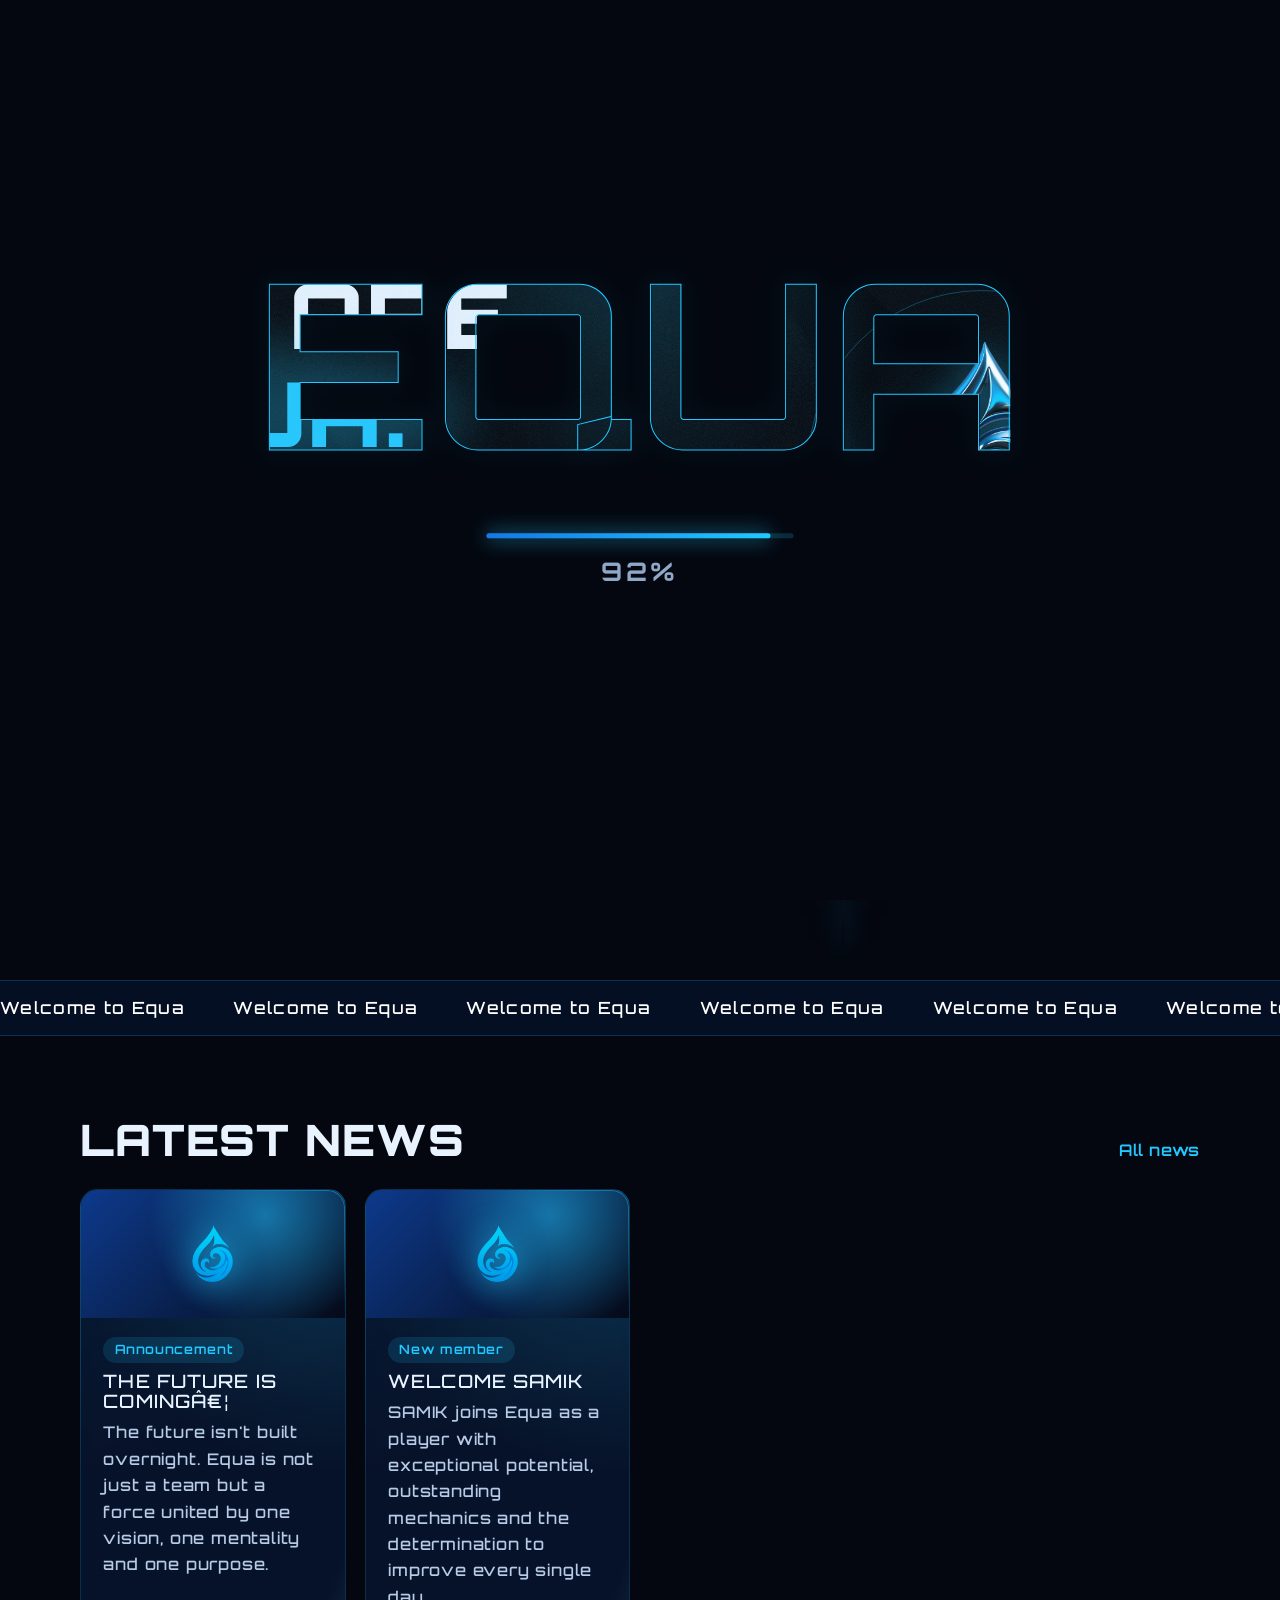
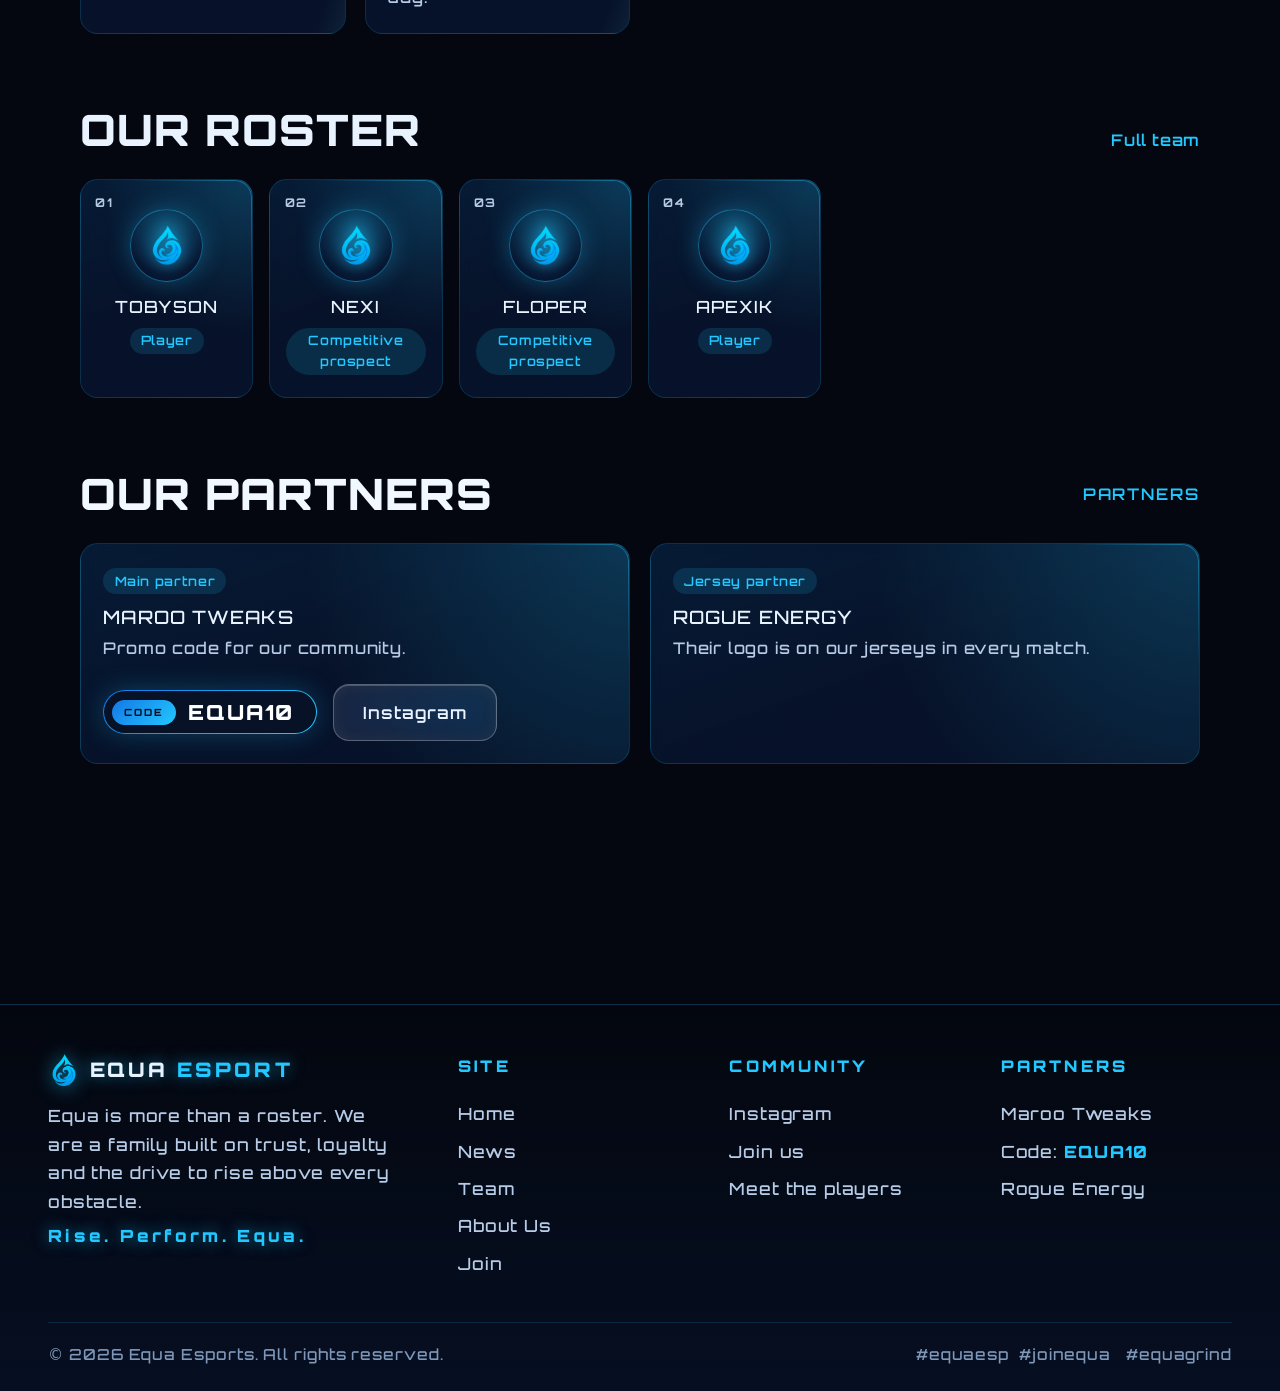
<file: index.html>
<!DOCTYPE html>
<html lang="en" class="lock">

<head>
  <meta charset="utf-8">
  <meta name="viewport" content="width=device-width, initial-scale=1, viewport-fit=cover">
  <title>Home | Equa Esport</title>
  <style>
    @font-face {
      font-family: Morganite;
      font-weight: 900;
      font-style: normal;
      font-display: block;
      size-adjust: 150%;
      src: url([data-uri]) format('woff')
    }

    @font-face {
      font-family: Morganite;
      font-weight: 500;
      font-style: normal;
      font-display: block;
      size-adjust: 150%;
      src: url([data-uri]) format('woff')
    }

    @font-face {
      font-family: Morganite;
      font-weight: 700;
      font-style: normal;
      font-display: block;
      size-adjust: 140%;
      src: url([data-uri]) format('woff')
    }

    :root {
      --void: #04070f;
      --abyss: #081631;
      --tide: #1478e6;
      --aqua: #22c8ff;
      --mist: #e8f3ff;
      --dim: #b7cbe6;
      color-scheme: dark;
      box-sizing: border-box;
      padding-top: env(safe-area-inset-top, 0px);
      padding-bottom: env(safe-area-inset-bottom, 0px)
    }

    *,
    *::before,
    *::after {
      box-sizing: inherit
    }

    html {
      scroll-padding-top: env(safe-area-inset-top, 0px)
    }

    body {
      margin: 0;
      background: var(--void);
      color: var(--mist);
      font: 500 1rem/1.6 Morganite, Impact, sans-serif;
      overflow-x: hidden;
      min-height: 100vh
    }

    body::before {
      content: "";
      position: fixed;
      inset: 0 0 auto;
      height: env(safe-area-inset-top, 0px);
      background: var(--void);
      z-index: 60
    }

    body::after {
      content: "";
      position: fixed;
      inset: 0;
      pointer-events: none;
      z-index: 50;
      opacity: .09;
      background-image: url("data:image/svg+xml,%3Csvg xmlns='http://www.w3.org/2000/svg' width='160' height='160'%3E%3Cfilter id='n'%3E%3CfeTurbulence type='fractalNoise' baseFrequency='.9' numOctaves='2'/%3E%3C/filter%3E%3Crect width='100%25' height='100%25' filter='url(%23n)'/%3E%3C/svg%3E")
    }

    a {
      color: inherit;
      text-decoration: none
    }

    h1,
    h2,
    h3 {
      font-family: Morganite, Impact, sans-serif;
      font-weight: 900;
      line-height: 1.1;
      margin: 0;
      text-transform: uppercase
    }

    .bg {
      position: fixed;
      inset: 0;
      z-index: -1;
      overflow: hidden;
      background: radial-gradient(120% 80% at 50% 0, var(--abyss), var(--void) 70%)
    }

    .orb {
      position: absolute;
      border-radius: 50%;
      filter: blur(5rem);
      opacity: .45;
      animation: drift 18s ease-in-out infinite alternate
    }

    .o1 {
      width: 30rem;
      height: 30rem;
      background: var(--tide);
      left: -8rem;
      top: 10%
    }

    .o2 {
      width: 24rem;
      height: 24rem;
      background: var(--aqua);
      right: -6rem;
      top: 45%;
      animation-delay: -6s;
      opacity: .28
    }

    @keyframes drift {
      to {
        transform: translate(4rem, -3rem) scale(1.15)
      }
    }

    #cg {
      position: fixed;
      width: 30rem;
      height: 30rem;
      margin: -15rem 0 0 -15rem;
      border-radius: 50%;
      pointer-events: none;
      z-index: -1;
      background: radial-gradient(circle, rgba(34, 200, 255, .16), transparent 65%);
      left: 50%;
      top: 30%
    }

    header {
      position: sticky;
      top: env(safe-area-inset-top, 0px);
      z-index: 40;
      display: flex;
      align-items: center;
      gap: 1.5rem;
      padding: .75rem clamp(1rem, 4vw, 3rem);
      background: rgba(4, 7, 15, .72);
      backdrop-filter: blur(.9rem);
      -webkit-backdrop-filter: blur(.9rem);
      border-bottom: .0625rem solid rgba(34, 200, 255, .18)
    }

    .brand {
      display: flex;
      align-items: center;
      gap: .6rem;
      font-family: Morganite, Impact, sans-serif;
      font-weight: 900;
      font-size: 1.25rem;
      letter-spacing: .04em
    }

    .brand em {
      font-style: normal;
      color: var(--aqua);
      text-shadow: 0 0 1rem rgba(34, 200, 255, .6)
    }

    .brand svg {
      width: 2rem;
      height: 2rem;
      filter: drop-shadow(0 0 .6rem rgba(34, 200, 255, .7))
    }

    nav {
      display: flex;
      gap: .25rem;
      margin-left: auto;
      overflow-x: auto;
      scrollbar-width: none
    }

    nav a {
      padding: .5rem .9rem;
      font-weight: 600;
      color: var(--dim);
      position: relative;
      white-space: nowrap;
      transition: color .25s
    }

    nav a::after {
      content: "";
      position: absolute;
      left: .9rem;
      right: .9rem;
      bottom: .1rem;
      height: .125rem;
      background: linear-gradient(90deg, var(--tide), var(--aqua));
      transform: scaleX(0);
      transform-origin: left;
      transition: transform .3s
    }

    nav a:hover,
    nav a.on {
      color: #fff
    }

    nav a:hover::after,
    nav a.on::after {
      transform: scaleX(1)
    }

    main {
      max-width: 76rem;
      margin: 0 auto;
      padding: 0 clamp(1rem, 4vw, 3rem)
    }

    .page {
      display: none;
      padding: 3rem 0 5rem
    }

    .page.on {
      display: block;
      animation: in .5s ease
    }

    @keyframes in {
      from {
        opacity: 0;
        transform: translateY(1rem)
      }
    }

    .btn {
      display: inline-block;
      padding: .85rem 1.8rem;
      font-weight: 600;
      font-size: 1.05rem;
      background: linear-gradient(120deg, var(--tide), var(--aqua));
      color: #02101f;
      clip-path: polygon(.8rem 0, 100% 0, calc(100% - .8rem) 100%, 0 100%);
      box-shadow: 0 0 2rem rgba(34, 200, 255, .4);
      transition: transform .2s, filter .2s;
      border: 0;
      cursor: pointer;
      font-family: inherit
    }

    .btn:hover {
      transform: translateY(-.15rem);
      filter: brightness(1.15)
    }

    .btn.ghost {
      background: rgba(34, 200, 255, .1);
      color: var(--mist);
      box-shadow: inset 0 0 0 .0625rem var(--aqua)
    }

    :focus-visible {
      outline: .125rem solid var(--aqua);
      outline-offset: .25rem
    }

    /* hero */
    .hero {
      position: relative;
      min-height: 34rem;
      display: grid;
      grid-template-columns: 1.2fr .8fr;
      align-items: center;
      gap: 2rem
    }

    .wm {
      position: absolute;
      width: min(78rem, 150vw);
      right: -22rem;
      top: -6rem;
      opacity: .17;
      transform: rotate(10deg)
    }

    .beam {
      position: absolute;
      left: 68%;
      top: -3rem;
      bottom: -3rem;
      width: .125rem;
      background: linear-gradient(transparent, var(--aqua) 40%, transparent);
      box-shadow: 0 0 1.5rem var(--aqua), 0 0 4rem rgba(34, 200, 255, .5);
      opacity: .6;
      pointer-events: none
    }

    .join {
      display: grid;
      justify-items: center;
      text-align: center
    }

    .jl {
      width: 7.5rem;
      filter: drop-shadow(0 0 2.5rem rgba(34, 200, 255, .65));
      animation: float 5s ease-in-out infinite
    }

    .jt {
      display: grid;
      font-size: clamp(3rem, 11vw, 6.5rem);
      line-height: 1;
      margin: 1.2rem 0 2.5rem
    }

    .jt span {
      color: #fff
    }

    .jt b {
      font-weight: 900;
      background: linear-gradient(180deg, #3bd8ff, #1478e6);
      -webkit-background-clip: text;
      background-clip: text;
      color: transparent;
      filter: drop-shadow(0 0 1.5rem rgba(34, 200, 255, .45))
    }

    .req {
      list-style: none;
      padding: 0;
      margin: 0 0 2.5rem;
      width: min(100%, 32rem);
      text-align: left
    }

    .req li {
      display: flex;
      align-items: center;
      gap: 1.2rem;
      padding: 1.1rem .5rem;
      border-bottom: .0625rem solid rgba(34, 200, 255, .16);
      font-size: 1.25rem;
      font-weight: 600;
      transition: background .25s, padding .25s
    }

    .req li:hover {
      background: linear-gradient(90deg, rgba(34, 200, 255, .12), transparent);
      padding-left: 1rem
    }

    .req svg {
      width: 2.3rem;
      height: 2.3rem;
      flex: none;
      fill: none;
      stroke: var(--aqua);
      stroke-width: 1.7;
      stroke-linecap: round;
      stroke-linejoin: round;
      filter: drop-shadow(0 0 .5rem rgba(34, 200, 255, .7))
    }

    .req b {
      color: var(--aqua);
      font-weight: 700
    }

    .bars {
      width: .5rem;
      height: 1.6rem;
      border-inline: .125rem solid rgba(255, 255, 255, .7);
      flex: none
    }

    .rp {
      margin: 2rem 0 0;
      color: var(--dim);
      font-weight: 600;
      letter-spacing: .2em
    }

    .hero h1 {
      position: relative;
      font-size: clamp(2.6rem, 7vw, 5.6rem);
      font-weight: 900;
      animation: in .8s .15s ease both
    }

    .hero h1 span {
      color: var(--aqua);
      text-shadow: 0 0 2.5rem rgba(34, 200, 255, .6)
    }

    .hero p {
      position: relative;
      max-width: 30rem;
      color: var(--dim);
      font-size: 1.15rem;
      margin: 1.2rem 0 2rem;
      animation: in .8s .3s ease both
    }

    .cta {
      position: relative;
      display: flex;
      gap: 1rem;
      flex-wrap: wrap;
      animation: in .8s .45s ease both
    }

    .logo-big {
      position: relative;
      display: grid;
      place-items: center
    }

    .logo-big svg {
      width: min(100%, 19rem);
      animation: float 5s ease-in-out infinite;
      filter: drop-shadow(0 0 3rem rgba(34, 200, 255, .55))
    }

    .logo-big::before {
      content: "";
      position: absolute;
      width: 80%;
      aspect-ratio: 1;
      border-radius: 50%;
      border: .0625rem solid rgba(34, 200, 255, .3);
      box-shadow: 0 0 4rem rgba(20, 120, 230, .4), inset 0 0 4rem rgba(20, 120, 230, .25);
      animation: pulse 4s ease-in-out infinite
    }

    @keyframes float {
      50% {
        transform: translateY(-1rem) rotate(2deg)
      }
    }

    @keyframes pulse {
      50% {
        transform: scale(1.08);
        opacity: .5
      }
    }

    .strip {
      margin: 5rem -50vw;
      margin-left: calc(50% - 50vw);
      margin-right: calc(50% - 50vw);
      overflow: hidden;
      border-block: .0625rem solid rgba(34, 200, 255, .2);
      background: rgba(8, 22, 49, .6);
      padding: .8rem 0
    }

    .strip div {
      display: flex;
      gap: 3rem;
      width: max-content;
      font-family: Morganite, Impact, sans-serif;
      font-weight: 800;
      font-size: 1.05rem;
      color: #fff;
      animation: run 28s linear infinite
    }

    @keyframes run {
      to {
        transform: translateX(-50%)
      }
    }

    .sec {
      margin-top: 4.5rem
    }

    .sec-h {
      display: flex;
      align-items: end;
      justify-content: space-between;
      gap: 1rem;
      margin-bottom: 1.6rem
    }

    .sec-h h2,
    .title {
      font-size: clamp(1.6rem, 4vw, 2.7rem)
    }

    .sec-h a {
      position: relative;
      color: var(--aqua);
      font-weight: 600
    }

    .lead {
      color: var(--dim);
      max-width: 40rem;
      font-size: 1.1rem;
      margin: .8rem 0 2.2rem
    }

    /* cards */
    .grid {
      display: grid;
      gap: 1.2rem;
      grid-template-columns: repeat(auto-fill, minmax(16rem, 1fr))
    }

    #homeTeam,
    #allTeam {
      grid-template-columns: repeat(auto-fill, minmax(9.5rem, 1fr));
      gap: 1rem
    }

    .card {
      display: block;
      position: relative;
      overflow: hidden;
      border-radius: 1.1rem;
      background: radial-gradient(circle at 100% 0, rgba(34, 200, 255, .2), transparent 55%), linear-gradient(160deg, rgba(20, 120, 230, .18), rgba(8, 22, 49, .78) 55%);
      border: .0625rem solid rgba(34, 200, 255, .16);
      backdrop-filter: blur(.5rem);
      -webkit-backdrop-filter: blur(.5rem);
      transition: transform .3s, border-color .3s, box-shadow .3s
    }

    .card::before {
      content: "";
      position: absolute;
      inset: 0;
      pointer-events: none;
      border-radius: inherit;
      background: radial-gradient(16rem circle at var(--mx, 50%) var(--my, 0%), rgba(34, 200, 255, .2), transparent 60%);
      opacity: 0;
      transition: opacity .3s
    }

    .card::after {
      content: "";
      position: absolute;
      inset: 0;
      pointer-events: none;
      border-radius: inherit;
      padding: .0625rem;
      background: radial-gradient(12rem circle at var(--mx, 100%) var(--my, 0%), var(--aqua), transparent 65%);
      -webkit-mask: linear-gradient(#000 0 0) content-box, linear-gradient(#000 0 0);
      -webkit-mask-composite: xor;
      mask: linear-gradient(#000 0 0) content-box exclude, linear-gradient(#000 0 0);
      opacity: .45;
      transition: opacity .3s
    }

    .card:hover::before,
    .card:active::before {
      opacity: 1
    }

    .card:hover::after,
    .card:active::after {
      opacity: 1
    }

    .card .in::after {
      content: "";
      position: absolute;
      inset: 0;
      pointer-events: none;
      background: linear-gradient(110deg, transparent 40%, rgba(130, 225, 255, .18) 50%, transparent 60%);
      background-size: 250% 100%;
      background-position: 150% 0
    }

    .card:hover .in::after,
    .card:active .in::after {
      background-position: -50% 0;
      transition: background-position .9s ease
    }

    @keyframes glow {
      from {
        box-shadow: 0 0 1rem rgba(34, 200, 255, .25)
      }

      to {
        box-shadow: 0 0 2.2rem rgba(34, 200, 255, .6)
      }
    }

    .card:hover {
      border-color: rgba(34, 200, 255, .6);
      box-shadow: 0 0 2rem rgba(34, 200, 255, .22);
      transform: translateY(-.25rem)
    }

    .card .in {
      height: 100%;
      padding: 1.4rem;
      position: relative
    }

    .card h3 {
      font-size: 1.15rem;
      margin: .5rem 0 .5rem
    }

    .card p {
      margin: 0;
      color: var(--dim)
    }

    .tag {
      display: inline-block;
      font-size: .8rem;
      font-weight: 600;
      padding: .15rem .7rem;
      background: rgba(34, 200, 255, .14);
      color: var(--aqua);
      border-radius: 2rem
    }

    .thumb {
      height: 8rem;
      margin: -1.4rem -1.4rem 1.1rem;
      display: grid;
      place-items: center;
      background: radial-gradient(circle at 70% 20%, rgba(34, 200, 255, .5), transparent 55%), linear-gradient(135deg, #0d3a8c, #050a18)
    }

    .thumb svg {
      width: 3.2rem;
      opacity: .95;
      filter: drop-shadow(0 0 1rem rgba(34, 200, 255, .8))
    }

    .feat {
      grid-column: 1/-1
    }

    .feat .in {
      display: grid;
      grid-template-columns: 1fr 1fr;
      gap: 1.4rem;
      align-items: center
    }

    .feat .thumb {
      height: auto;
      margin: -1.4rem 0 -1.4rem -1.4rem;
      min-height: 14rem
    }

    .feat h3 {
      font-size: 1.6rem
    }

    .art {
      max-width: 46rem;
      margin: 0 auto
    }

    .art h2 {
      font-size: clamp(1.8rem, 5vw, 3rem);
      margin: 1rem 0 1.2rem
    }

    .art h3 {
      font-size: 1.2rem;
      margin: 2.6rem 0 .8rem;
      color: var(--aqua);
      letter-spacing: .04em
    }

    .art p {
      color: var(--dim);
      font-size: 1.1rem;
      line-height: 1.8;
      margin: 0 0 1rem
    }

    .art p.lead {
      color: var(--mist);
      font-size: 1.3rem;
      line-height: 1.7;
      max-width: none;
      margin: 0 0 1rem
    }

    .art blockquote {
      margin: 1.6rem 0;
      padding: 1.1rem 1.4rem;
      border-left: .25rem solid var(--aqua);
      background: linear-gradient(90deg, rgba(34, 200, 255, .14), transparent);
      font-family: Morganite, Impact, sans-serif;
      font-weight: 700;
      font-size: 1.15rem;
      line-height: 1.5;
      color: #fff
    }

    .art .htags {
      color: var(--aqua);
      font-weight: 600;
      letter-spacing: .05em;
      margin-top: 2rem
    }

    .art .off .grid {
      grid-template-columns: repeat(auto-fit, minmax(15rem, 1fr))
    }

    .hero.sub {
      min-height: 20rem
    }

    .strip+* {
      margin-top: 0
    }

    .hero.sub .logo-big svg {
      width: min(100%, 14rem)
    }

    @media (max-width:48em) {
      .feat .in {
        grid-template-columns: 1fr
      }

      .feat .thumb {
        margin: -1.4rem -1.4rem 0;
        min-height: 9rem
      }
    }

    .member .in {
      display: flex;
      flex-direction: column;
      align-items: center;
      text-align: center;
      gap: .5rem;
      padding: 1.8rem 1rem 1.4rem
    }

    .member .num {
      position: absolute;
      left: .9rem;
      top: .8rem;
      font-family: Morganite, Impact, sans-serif;
      font-size: .75rem;
      font-weight: 700;
      color: var(--dim);
      letter-spacing: .1em
    }

    .av {
      width: 4.6rem;
      height: 4.6rem;
      border-radius: 50%;
      display: grid;
      place-items: center;
      background: radial-gradient(circle at 50% 30%, rgba(34, 200, 255, .35), rgba(8, 22, 49, .9) 70%);
      border: .0625rem solid rgba(34, 200, 255, .4);
      box-shadow: 0 0 1.5rem rgba(34, 200, 255, .3);
      animation: glow 3s ease-in-out infinite alternate
    }

    .av svg {
      width: 2.5rem;
      height: 2.5rem;
      filter: drop-shadow(0 0 .5rem rgba(34, 200, 255, .7))
    }

    .member h3 {
      font-size: 1.05rem;
      letter-spacing: .06em;
      margin: .5rem 0 .2rem
    }

    .two {
      display: grid;
      grid-template-columns: 1fr 1fr;
      gap: 2.5rem;
      align-items: center
    }

    .two p {
      color: var(--dim);
      font-size: 1.1rem
    }

    .vals {
      display: grid;
      gap: 1.2rem;
      margin-top: 2rem
    }

    .partner {
      display: flex;
      flex-direction: column;
      align-items: flex-start;
      justify-content: flex-start;
      gap: 1.4rem
    }

    .partner strong {
      font-family: Morganite, Impact, sans-serif;
      font-size: 2.4rem;
      font-weight: 400
    }

    form {
      display: grid;
      gap: 1rem;
      max-width: 34rem
    }

    label {
      display: grid;
      gap: .35rem;
      font-weight: 600
    }

    input,
    select,
    textarea {
      font: inherit;
      color: var(--mist);
      background: rgba(8, 22, 49, .8);
      border: .0625rem solid rgba(34, 200, 255, .3);
      padding: .8rem 1rem;
      border-radius: .3rem
    }

    input:focus,
    select:focus,
    textarea:focus {
      outline: none;
      border-color: var(--aqua);
      box-shadow: 0 0 1.2rem rgba(34, 200, 255, .35)
    }

    #ok {
      display: none;
      color: var(--aqua);
      font-weight: 600
    }

    footer {
      border-top: .0625rem solid rgba(34, 200, 255, .18);
      padding: 3rem clamp(1rem, 4vw, 3rem) 1.5rem;
      color: var(--dim);
      background: linear-gradient(180deg, transparent, rgba(8, 22, 49, .55))
    }

    .ft {
      display: grid;
      grid-template-columns: 1.6fr 1fr 1fr 1fr;
      gap: 2.5rem;
      max-width: 76rem;
      margin: 0 auto
    }

    .fb p {
      margin: 1rem 0 .6rem;
      max-width: 22rem
    }

    .fb em {
      display: block;
      font-style: normal;
      font-family: Morganite, Impact, sans-serif;
      font-weight: 700;
      font-size: .8rem;
      letter-spacing: .2em;
      color: var(--aqua)
    }

    .fc h4 {
      margin: 0 0 1rem;
      font-family: Morganite, Impact, sans-serif;
      font-size: .85rem;
      letter-spacing: .15em;
      text-transform: uppercase;
      color: var(--mist)
    }

    .fc a,
    .fc span {
      position: relative;
      display: block;
      width: max-content;
      max-width: 100%;
      padding: .3rem 0;
      color: var(--dim);
      transition: color .25s
    }

    .fc span b {
      color: var(--aqua);
      font-family: Morganite, Impact, sans-serif
    }

    .fc a::after,
    .sec-h a::after {
      content: "";
      position: absolute;
      left: 0;
      right: 0;
      bottom: .1rem;
      height: .125rem;
      background: linear-gradient(90deg, var(--tide), var(--aqua));
      transform: scaleX(0);
      transform-origin: left;
      transition: transform .3s
    }

    .fc a:hover,
    .sec-h a:hover {
      color: #fff
    }

    .fc a:hover::after,
    .sec-h a:hover::after {
      transform: scaleX(1)
    }

    .fbot {
      max-width: 76rem;
      margin: 2.5rem auto 0;
      padding-top: 1.2rem;
      border-top: .0625rem solid rgba(34, 200, 255, .14);
      display: flex;
      justify-content: space-between;
      flex-wrap: wrap;
      gap: .6rem;
      font-size: .9rem
    }

    @media (max-width:48em) {
      .ft {
        grid-template-columns: 1fr 1fr
      }

      .fb {
        grid-column: 1/-1
      }
    }

    @media (max-width:48em) {

      .hero,
      .two,
      .feat {
        grid-template-columns: 1fr
      }

      .logo-big {
        order: -1
      }

      .logo-big svg {
        width: 11rem
      }

      .feat .thumb {
        margin: -1.4rem -1.4rem 1.1rem;
        min-height: 9rem
      }

      header {
        flex-wrap: wrap;
        gap: .4rem
      }

      .beam {
        display: none
      }

      nav {
        margin-left: 0;
        width: 100%
      }

      .hero {
        min-height: 0
      }
    }

    .off {
      margin-top: 4.5rem;
      text-align: center
    }

    .off h2 {
      font-size: clamp(2rem, 7vw, 3.6rem);
      margin-bottom: 2rem
    }

    .off h2 b {
      color: var(--aqua);
      text-shadow: 0 0 2rem rgba(34, 200, 255, .6)
    }

    .off .grid {
      text-align: left;
      grid-template-columns: repeat(auto-fit, minmax(18rem, 1fr))
    }

    .off .in {
      display: flex;
      gap: 1.2rem;
      align-items: flex-start
    }

    .off .ico {
      flex: none;
      width: 3.6rem;
      height: 3.6rem;
      border-radius: 1rem;
      background: rgba(20, 120, 230, .28);
      display: grid;
      place-items: center
    }

    .off .ico svg {
      width: 1.9rem;
      height: 1.9rem;
      fill: none;
      stroke: var(--aqua);
      stroke-width: 1.8;
      stroke-linecap: round;
      stroke-linejoin: round
    }

    .off h3 {
      margin: 0 0 .5rem;
      font-size: 1.25rem
    }

    html.lock {
      overflow: hidden
    }

    #intro {
      position: fixed;
      inset: 0;
      z-index: 100;
      overflow: hidden;
      transition: opacity .35s ease, visibility .35s ease
    }

    #intro.closing {
      opacity: 0;
      visibility: hidden
    }

    #intro svg {
      display: block;
      width: 100%;
      height: 100%;
      overflow: visible;
      transform-origin: 0 0;
      backface-visibility: hidden;
      will-change: transform
    }

    #ibar {
      transition: opacity .25s
    }

    @media (prefers-reduced-motion:reduce) {
      * {
        animation: none !important;
        transition: none !important
      }
    }

    .strip div {
      gap: 0;
      animation-duration: 100s
    }

    .strip span {
      padding-right: 3rem;
      white-space: nowrap
    }

    html {
      scroll-padding-top: calc(var(--hh, 6rem) + 1rem)
    }

    .hero,
    .hero.sub {
      min-height: calc(100svh - var(--hh, 6rem) - 3rem)
    }

    .hero {
      padding-bottom: 5.5rem
    }

    @media (max-width:48em) {
      .hero {
        gap: 1rem
      }

      .hero .logo-big svg,
      .hero.sub .logo-big svg {
        width: 8.5rem
      }
    }

    html {
      scrollbar-width: thin;
      scrollbar-color: #1478e6 #050a18
    }

    ::-webkit-scrollbar {
      width: .75rem;
      height: .75rem
    }

    ::-webkit-scrollbar-track {
      background: #050a18;
      border-left: .0625rem solid rgba(34, 200, 255, .12)
    }

    ::-webkit-scrollbar-thumb {
      background: linear-gradient(180deg, var(--aqua), var(--tide));
      border-radius: 1rem;
      border: .1875rem solid #050a18;
      box-shadow: 0 0 .6rem rgba(34, 200, 255, .6)
    }

    ::-webkit-scrollbar-thumb:hover {
      background: linear-gradient(180deg, #7fe3ff, #2f8cff)
    }

    .down {
      position: absolute;
      left: 50%;
      bottom: 1.6rem;
      width: 3rem;
      height: 4.6rem;
      margin: 0;
      padding: 0;
      border-radius: 2rem;
      border: .0625rem solid transparent;
      background: linear-gradient(rgba(6, 16, 36, .78), rgba(6, 16, 36, .78)) padding-box, linear-gradient(180deg, var(--aqua), rgba(20, 120, 230, .25)) border-box;
      display: flex;
      flex-direction: column;
      align-items: center;
      justify-content: center;
      cursor: pointer;
      box-shadow: 0 0 1.8rem rgba(34, 200, 255, .3);
      backdrop-filter: blur(.4rem);
      -webkit-backdrop-filter: blur(.4rem);
      animation: bounce 2s ease-in-out infinite;
      transition: opacity .4s, visibility .4s, box-shadow .3s
    }

    .down svg {
      width: 1.4rem;
      height: .9rem;
      fill: none;
      stroke: var(--aqua);
      stroke-width: 2.6;
      stroke-linecap: round;
      stroke-linejoin: round;
      filter: drop-shadow(0 0 .35rem rgba(34, 200, 255, .9));
      animation: casc 1.6s ease-in-out infinite
    }

    .down svg:last-child {
      animation-delay: .25s
    }

    .down:hover {
      box-shadow: 0 0 2.6rem rgba(34, 200, 255, .6)
    }

    .down.gone {
      opacity: 0;
      visibility: hidden;
      pointer-events: none
    }

    @keyframes casc {

      0%,
      100% {
        opacity: .25;
        transform: translateY(-.15rem)
      }

      50% {
        opacity: 1;
        transform: translateY(.15rem)
      }
    }

    @keyframes bounce {

      0%,
      100% {
        transform: translate(-50%, 0)
      }

      50% {
        transform: translate(-50%, .6rem)
      }
    }

    .code {
      display: inline-flex;
      align-items: center;
      gap: .8rem;
      cursor: pointer;
      font-family: Morganite, Impact, sans-serif;
      font-weight: 900;
      font-size: 1.3rem;
      letter-spacing: .1em;
      color: #fff;
      padding: .5rem 1.4rem .5rem .5rem;
      border: .0625rem solid transparent;
      border-radius: 3rem;
      background: linear-gradient(#071226, #071226) padding-box, linear-gradient(135deg, var(--tide), var(--aqua)) border-box;
      box-shadow: 0 0 1.6rem rgba(34, 200, 255, .25);
      transition: box-shadow .3s, transform .2s;
      white-space: nowrap
    }

    .code small {
      font-size: .62rem;
      letter-spacing: .18em;
      padding: .4rem .75rem;
      border-radius: 2rem;
      background: linear-gradient(135deg, var(--tide), var(--aqua));
      color: #04101f;
      font-weight: 800
    }

    .code:hover {
      box-shadow: 0 0 2.4rem rgba(34, 200, 255, .55);
      transform: translateY(-.125rem)
    }

    body {
      letter-spacing: .04em;
      line-height: 1.65
    }

    h1,
    h2,
    h3 {
      letter-spacing: .02em;
      font-weight: 900
    }

    .btn,
    .brand,
    nav a {
      letter-spacing: .06em
    }

    .fb p {
      font-size: 1.2rem;
      line-height: 1.7;
      color: #c9d9ef;
      letter-spacing: .05em
    }

    .fb em {
      font-size: 1.05rem;
      font-weight: 900;
      letter-spacing: .25em
    }

    .fc h4 {
      font-size: 1.25rem;
      font-weight: 900;
      letter-spacing: .12em;
      color: var(--aqua)
    }

    .fc a,
    .fc span {
      font-size: 1.2rem;
      font-weight: 700;
      letter-spacing: .06em;
      color: #c9d9ef;
      padding: .4rem 0
    }

    .fc span b {
      font-weight: 900;
      letter-spacing: .1em
    }

    .fbot {
      font-size: 1.05rem;
      letter-spacing: .06em;
      color: #9fb6d6
    }

    .art p,
    .card p,
    .hero p {
      letter-spacing: .05em
    }

    .strip div {
      font-weight: 500;
      letter-spacing: .08em
    }

    .card h3,
    .member h3 {
      font-weight: 500;
      letter-spacing: .06em
    }

    .fb p {
      font-size: 1.05rem;
      font-weight: 500;
      color: var(--dim);
      letter-spacing: .05em
    }

    .fb em {
      font-size: .95rem;
      font-weight: 500;
      letter-spacing: .25em
    }

    .fc h4 {
      font-size: 1rem;
      font-weight: 500;
      letter-spacing: .18em;
      color: var(--aqua)
    }

    .fc a,
    .fc span {
      font-size: 1.05rem;
      font-weight: 500;
      letter-spacing: .05em;
      color: var(--dim);
      padding: .3rem 0
    }

    .fc span b {
      font-weight: 500
    }

    .fbot {
      font-size: .95rem;
      font-weight: 500;
      color: #7f98ba
    }
  </style>
  <link rel="stylesheet" href="styles.css">
  <link rel="icon" href="unnamed.png">
</head>

<body>
  <svg width="0" height="0" style="position:absolute" aria-hidden="true">
    <defs>
      <mask id="im" maskUnits="userSpaceOnUse" x="-6000" y="-6000" width="13000" height="13000">
        <rect x="-6000" y="-6000" width="13000" height="13000" fill="#fff" />
        <text x="500" y="300" text-anchor="middle" textLength="600" lengthAdjust="spacing"
          font-family="Orbitron,system-ui,sans-serif" font-weight="700" font-size="180" fill="#000">EQUA</text>
      </mask>
      <linearGradient id="g" x1="0" y1="0" x2="1" y2="1">
        <stop offset="0" stop-color="#22c8ff" />
        <stop offset="1" stop-color="#1478e6" />
      </linearGradient>
      <symbol id="drop" viewBox="0 0 100 110">
        <image
          href="[data-uri]"
          x="0" y="0" width="100" height="110" preserveAspectRatio="xMidYMid meet" />
      </symbol>
    </defs>
  </svg>
  <div class="bg">
    <div class="orb o1"></div>
    <div class="orb o2"></div><svg class="wm" viewBox="0 0 64 72" aria-hidden="true">
      <use href="#drop" />
    </svg>
  </div>
  <div id="cg"></div>
  <div class="water-layer" aria-hidden="true"></div>
  <div id="intro" aria-hidden="true">
    <svg viewBox="0 0 1000 600" preserveAspectRatio="xMidYMid meet">
      <defs>
        <linearGradient id="ib" x1="0" x2="1">
          <stop offset="0" stop-color="#1478e6" />
          <stop offset="1" stop-color="#22c8ff" />
        </linearGradient>
      </defs>
      <rect x="-6000" y="-6000" width="13000" height="13000" fill="#04070f" mask="url(#im)" />
      <text id="iout" x="500" y="300" text-anchor="middle" textLength="600" lengthAdjust="spacing"
        font-family="Orbitron,system-ui,sans-serif" font-weight="700" font-size="180" fill="none" stroke="#22c8ff"
        stroke-width="1" vector-effect="non-scaling-stroke"
        style="filter:drop-shadow(0 0 10px rgba(34,200,255,.75))">EQUA</text>
      <g id="ibar">
        <rect x="380" y="365" width="240" height="4" rx="2" fill="rgba(34,200,255,.18)" />
        <rect id="ifill" x="380" y="365" width="0" height="4" rx="2" fill="url(#ib)"
          style="filter:drop-shadow(0 0 8px rgba(34,200,255,.9))" />
        <text id="ipct" x="500" y="402" text-anchor="middle" font-family="Orbitron,system-ui,sans-serif"
          font-weight="700" font-size="14" letter-spacing="2" fill="#8fa8c8">0%</text>
      </g>
    </svg>
  </div>

  <header>
    <a class="brand" href="index.html"><svg>
        <use href="#drop" />
      </svg><span>EQUA <em>ESPORT</em></span></a>
    <button class="menu-toggle" type="button" aria-controls="nav" aria-expanded="false" aria-label="Open menu">
      <span></span><span></span><span></span>
    </button>
    <nav id="nav">
      <a href="index.html" data-p="domu">Home</a>
      <a href="news.html" data-p="novinky">News</a>
      <a href="team.html" data-p="tym">Team</a>
      <a href="about.html" data-p="o-nas">About Us</a>
      <a href="join.html" data-p="nabor">Join</a>
    </nav>
  </header>


  <main>
    <section class="page on" id="p-domu">
      <div class="hero">
        <div class="beam" aria-hidden="true"></div>
        <div>
          <h1>We are<br><span>Equa.</span></h1>
          <p>An esports team that won't be stopped. We follow every game, every tournament and every new player.</p>
          <div class="cta"><a class="btn" href="team.html">Meet the team</a><a class="btn ghost" href="join.html">Join
              us</a>
          </div>
        </div>
        <div class="logo-big"><img class="hero-logo" src="metalic.png" alt="Equa metallic logo"></div>
      </div>
      <div class="strip" aria-hidden="true">
        <div><span>Welcome to Equa</span><span>Welcome to Equa</span><span>Welcome to Equa</span><span>Welcome to
            Equa</span></div>
      </div>

      <div class="sec">
        <div class="sec-h">
          <h2>Latest news</h2><a href="news.html">All news</a>
        </div>
        <div class="grid" id="homeNews"></div>
      </div>

      <div class="sec">
        <div class="sec-h">
          <h2>Our roster</h2><a href="team.html">Full team</a>
        </div>
        <div class="grid" id="homeTeam"></div>
      </div>

      <section class="sec partners-section">
        <div class="sec-h">
          <h2>Our partners</h2><a href="about.html" class="partners-label">Partners</a>
        </div>
        <div class="grid" style="grid-template-columns:repeat(auto-fit,minmax(18rem,1fr))">
          <div class="card">
            <div class="in partner">
              <div><span class="tag">Main partner</span>
                <h3 style="margin-top:.8rem">Maroo Tweaks</h3>
                <p>Promo code for our community.</p>
              </div>
              <div style="display:flex;gap:1rem;align-items:center;flex-wrap:wrap"><button class="code" type="button"
                  aria-label="Copy promo code EQUA10"><small>CODE</small>EQUA10</button><a class="btn ghost"
                  href="https://www.instagram.com/marootweaks" target="_blank" rel="noopener">Instagram</a></div>
            </div>
          </div>
          <div class="card">
            <div class="in partner">
              <div><span class="tag">Jersey partner</span>
                <h3 style="margin-top:.8rem">Rogue Energy</h3>
                <p>Their logo is on our jerseys in every match.</p>
              </div>
            </div>
          </div>
        </div>
      </section>

    </section>
  </main>

  <footer>
    <div class="ft">
      <div class="fb"><a class="brand" href="index.html"><svg>
            <use href="#drop" />
          </svg><span><strong>EQUA</strong> <em>ESPORT</em></span></a>
        <p>Equa is more than a roster. We are a family built on trust, loyalty and the drive to rise above every
          obstacle.</p><em>Rise. Perform. Equa.</em>
      </div>
      <div class="fc">
        <h4>Site</h4><a href="index.html">Home</a><a href="news.html">News</a><a href="team.html">Team</a><a
          href="about.html">About Us</a><a href="join.html">Join</a>
      </div>
      <div class="fc">
        <h4>Community</h4><a href="https://instagram.com/equa.esp" target="_blank" rel="noopener">Instagram</a><a
          href="join.html">Join us</a><a href="team.html">Meet the players</a>
      </div>
      <div class="fc">
        <h4>Partners</h4><a href="https://www.instagram.com/marootweaks" target="_blank" rel="noopener">Maroo
          Tweaks</a><span>Code: <b>EQUA10</b></span><span>Rogue Energy</span>
      </div>
    </div>
    <div class="fbot"><span>© 2026 Equa Esports. All rights
        reserved.</span><span>#equaesp&nbsp;&nbsp;#joinequa&nbsp;&nbsp;
        #equagrind</span></div>
  </footer>

  <script>
    var news = [
      { t: "THE FUTURE IS COMINGâ€¦", g: "Announcement", d: "The future isn't built overnight. Equa is not just a team but a force united by one vision, one mentality and one purpose." },
      { t: "Welcome SAMIK", g: "New member", d: "SAMIK joins Equa as a player with exceptional potential, outstanding mechanics and the determination to improve every single day." }
    ];
    var team = [["Tobyson", "Player"], ["Nexi", "Competitive prospect"], ["Floper", "Competitive prospect"], ["Apexik", "Player"], ["Laoka", "Player"], ["Dragon", "New member"], ["Skayz", "Player"], ["Pleby", "New member"], ["Makoz", "New member"], ["Sprucex", "New member"], ["Qndy", "Player"]];
    var ic = '<svg viewBox="0 0 64 72"><use href="#drop"/></svg>';
    function nc(n, f) { return '<a class="card' + (f ? ' feat' : '') + '" href="news.html"><div class="in"><div class="thumb">' + ic + '</div><div><span class="tag">' + n.g + '</span><h3>' + n.t + '</h3><p>' + n.d + '</p></div></div></a>' }
    function tc(m, i) { return '<div class="card member"><div class="in"><span class="num">' + String(i + 1).padStart(2, '0') + '</span><div class="av">' + ic + '</div><h3>' + m[0] + '</h3><span class="tag">' + m[1] + '</span></div></div>' }
    function setHtml(id, html) { var el = document.getElementById(id); if (el) el.innerHTML = html; }
    setHtml('homeNews', news.slice(0, 3).map(function (n) { return nc(n) }).join(''));
    setHtml('allNews', news.map(function (n, i) { return nc(n, i === 0) }).join(''));
    setHtml('homeTeam', team.slice(0, 4).map(tc).join(''));
    setHtml('allTeam', team.map(tc).join(''));

    document.title = document.title;

    var currentPage = location.pathname.split('/').pop() || 'index.html';
    document.querySelectorAll('header nav a').forEach(function (link) {
      if (link.getAttribute('href') === currentPage) {
        link.classList.add('active');
        link.setAttribute('aria-current', 'page');
      }
    });

    var menuToggle = document.querySelector('.menu-toggle'), nav = document.getElementById('nav');
    function closeMenu() {
      if (!menuToggle || !nav) return;
      menuToggle.setAttribute('aria-expanded', 'false');
      menuToggle.setAttribute('aria-label', 'Open menu');
      nav.classList.remove('open');
    }
    menuToggle.addEventListener('click', function () {
      var open = menuToggle.getAttribute('aria-expanded') === 'true';
      menuToggle.setAttribute('aria-expanded', String(!open));
      menuToggle.setAttribute('aria-label', open ? 'Open menu' : 'Close menu');
      nav.classList.toggle('open', !open);
    });
    document.addEventListener('keydown', function (e) { if (e.key === 'Escape') closeMenu() });

    var cg = document.getElementById('cg');
    window.addEventListener('pointermove', function (e) { cg.style.left = e.clientX + 'px'; cg.style.top = e.clientY + 'px' });
    (function () {
      var layer = document.querySelector('.water-layer');
      if (!layer) return;
      for (var i = 0; i < 18; i++) {
        var drop = document.createElement('span');
        drop.className = 'water-drop';
        drop.style.left = (6 + Math.random() * 88) + '%';
        drop.style.top = (8 + Math.random() * 82) + '%';
        drop.style.setProperty('--drift', (6 + Math.random() * 6) + 's');
        drop.style.animationDelay = (-Math.random() * 6) + 's';
        layer.appendChild(drop);
      }
      addEventListener('pointermove', function (e) {
        layer.querySelectorAll('.water-drop').forEach(function (drop) {
          var r = drop.getBoundingClientRect(), dx = e.clientX - (r.left + r.width / 2), dy = e.clientY - (r.top + r.height / 2);
          var distance = Math.sqrt(dx * dx + dy * dy);
          drop.classList.toggle('near', distance < 130);
          if (distance < 130) drop.style.transform = 'translate(' + (-dx / 5) + 'px,' + (-dy / 5) + 'px) rotate(35deg)';
          else drop.style.transform = '';
        });
      }, { passive: true });
    })();

    (function () {
      var it = document.getElementById('intro'), f = document.getElementById('ifill'), p = document.getElementById('ipct'), bar = document.getElementById('ibar'), root = document.documentElement, over = false;
      if (sessionStorage.getItem('equaIntroSeen') === '1') {
        it.remove();
        root.classList.remove('lock');
        return;
      }
      sessionStorage.setItem('equaIntroSeen', '1');
      function done() {
        if (over) return;
        over = true;
        it.remove();
        root.classList.remove('lock');
      }
      function zoom() {
        bar.style.opacity = 0;
        var svg = it.querySelector('svg'), vw = innerWidth, vh = innerHeight;
        var fit = Math.min(vw / 1000, vh / 600), offsetX = (vw - 1000 * fit) / 2, offsetY = (vh - 600 * fit) / 2;
        var targetX = offsetX + 460 * fit, targetY = offsetY + 260 * fit, scale = 100;
        svg.style.transformOrigin = '0 0';
        svg.style.transition = 'none';
        svg.offsetWidth;
        svg.style.transition = 'transform 3s cubic-bezier(.62,0,1,1)';
        requestAnimationFrame(function () {
          svg.style.transform = 'translate3d(' + (vw / 2 - targetX * scale) + 'px,' + (vh / 2 - targetY * scale) + 'px,0) scale(' + scale + ')';
        });
        setTimeout(done, 3050);
      }
      function run() {
        var t0 = performance.now(), dur = 2600;
        function step(n) {
          var k = Math.min((n - t0) / dur, 1), e = k * k * (3 - 2 * k);
          f.setAttribute('width', e * 240); p.textContent = Math.round(e * 100) + '%';
          if (k < 1) requestAnimationFrame(step); else setTimeout(zoom, 350);
        }
        requestAnimationFrame(step);
      }
      setTimeout(done, 15000);
      (document.fonts && document.fonts.ready ? document.fonts.ready : Promise.resolve()).then(run);
    })();

    document.addEventListener('pointermove', function (e) {
      var c = e.target.closest && e.target.closest('.tilt');
      document.querySelectorAll('.tilt').forEach(function (t) { if (t !== c) t.style.transform = '' });
      if (!c) return;
      var r = c.getBoundingClientRect(), x = (e.clientX - r.left) / r.width - .5, y = (e.clientY - r.top) / r.height - .5;
      c.style.transform = 'perspective(40rem) rotateY(' + x * 12 + 'deg) rotateX(' + (-y * 12) + 'deg) translateY(-.2rem)';
    });


    document.addEventListener('pointermove', function (e) {
      var c = e.target.closest && e.target.closest('.card');
      if (!c) return;
      var r = c.getBoundingClientRect();
      c.style.setProperty('--mx', (e.clientX - r.left) + 'px'); c.style.setProperty('--my', (e.clientY - r.top) + 'px');
    });

    (function () {
      document.querySelectorAll('.strip>div').forEach(function (d) { var u = d.firstElementChild.outerHTML, h = ''; for (var i = 0; i < 20; i++)h += u; d.innerHTML = h + h });
      var hd = document.querySelector('header');
      function hh() { document.documentElement.style.setProperty('--hh', hd.offsetHeight + 'px') }
      hh(); addEventListener('resize', hh);
      document.querySelectorAll('.hero').forEach(function (hr) {
        var b = document.createElement('button'); b.className = 'down'; b.setAttribute('aria-label', 'Scroll down');
        b.innerHTML = '<svg viewBox="0 0 24 24"><path d="M5 8l7 7 7-7"/></svg><svg viewBox="0 0 24 24"><path d="M5 8l7 7 7-7"/></svg>';
        b.onclick = function () { var t = hr.nextElementSibling; if (t) t.scrollIntoView({ behavior: 'smooth', block: 'start' }) };
        hr.appendChild(b);
      });
    })();

    (function () {
      function chk() { var g = scrollY > 80; document.querySelectorAll('.down').forEach(function (d) { d.classList.toggle('gone', g) }) }
      addEventListener('scroll', chk, { passive: true }); chk();
      document.addEventListener('click', function (e) {
        var c = e.target.closest && e.target.closest('.code'); if (!c) return;
        var sm = c.querySelector('small');
        try { navigator.clipboard && navigator.clipboard.writeText('EQUA10').catch(function () { }) } catch (x) { }
        sm.textContent = 'COPIED'; setTimeout(function () { sm.textContent = 'CODE' }, 1500);
      });
    })();
  </script>

</body>

</html>
</file>
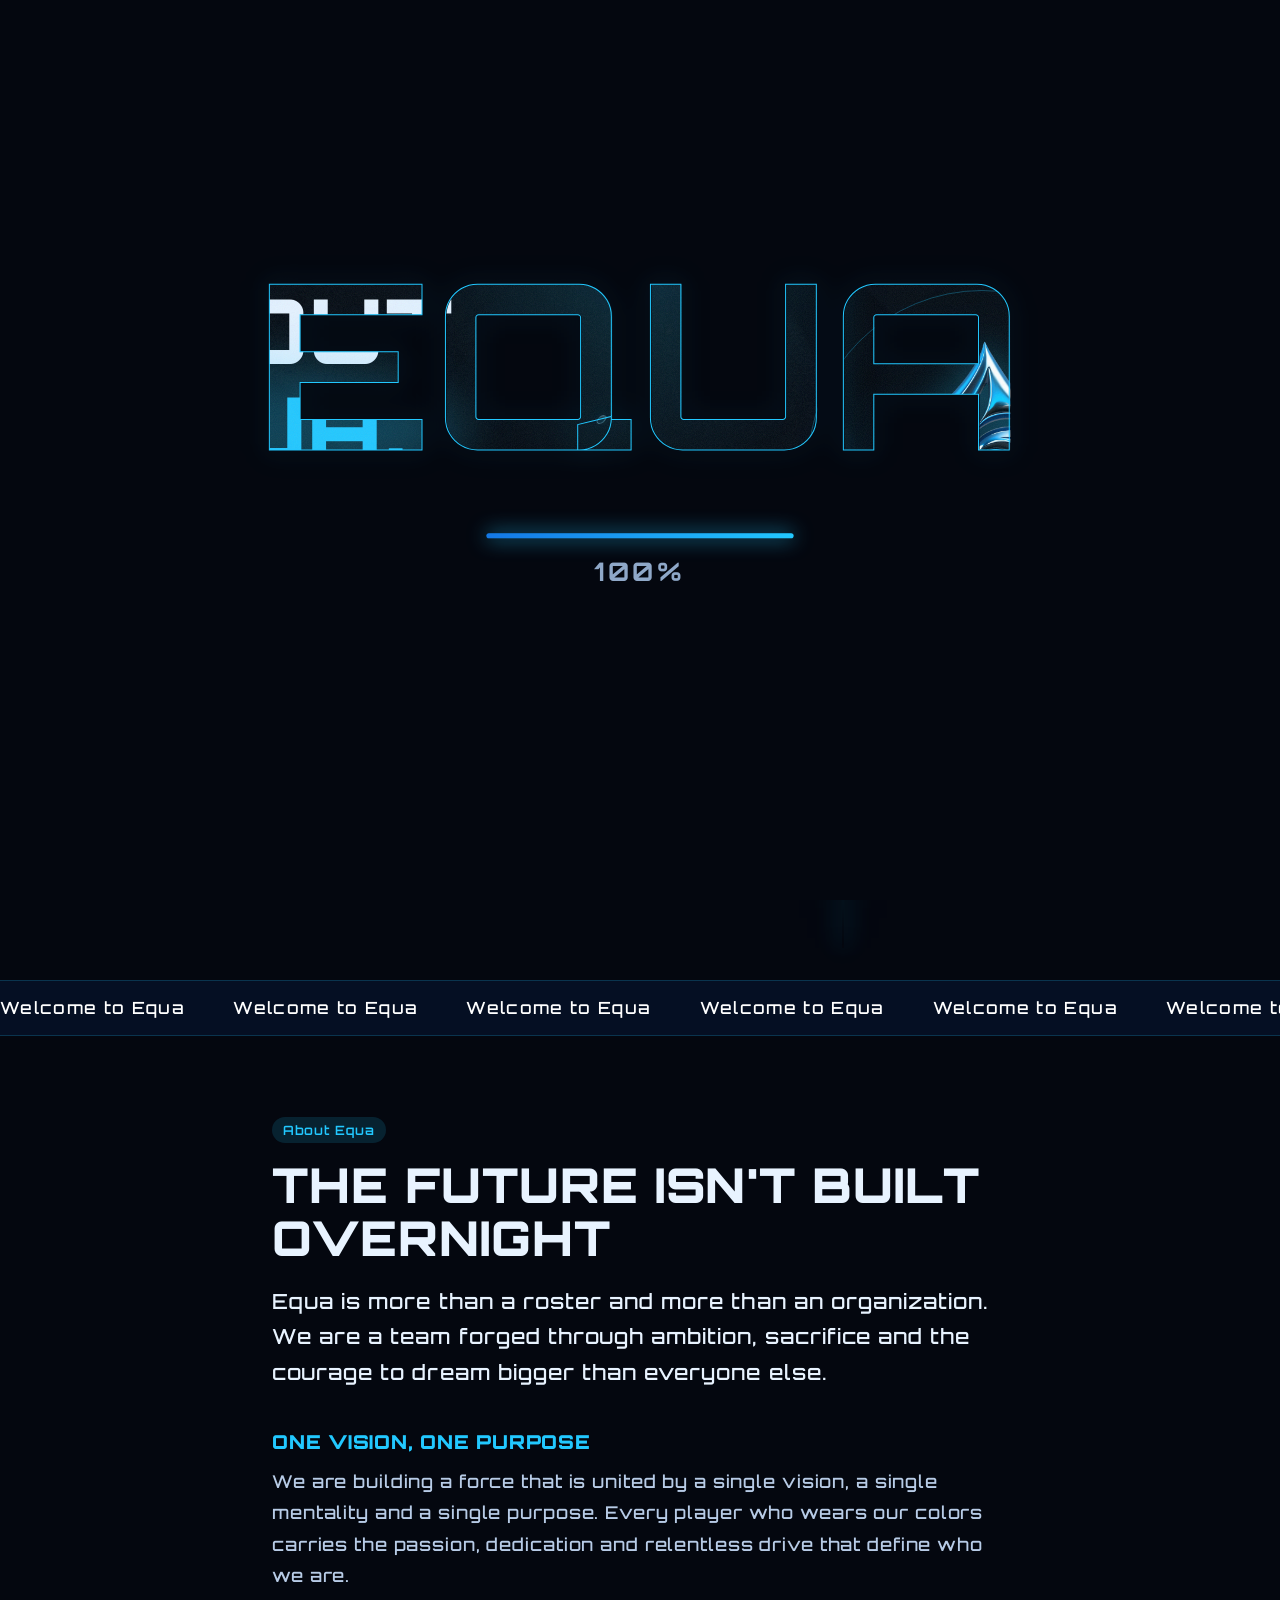
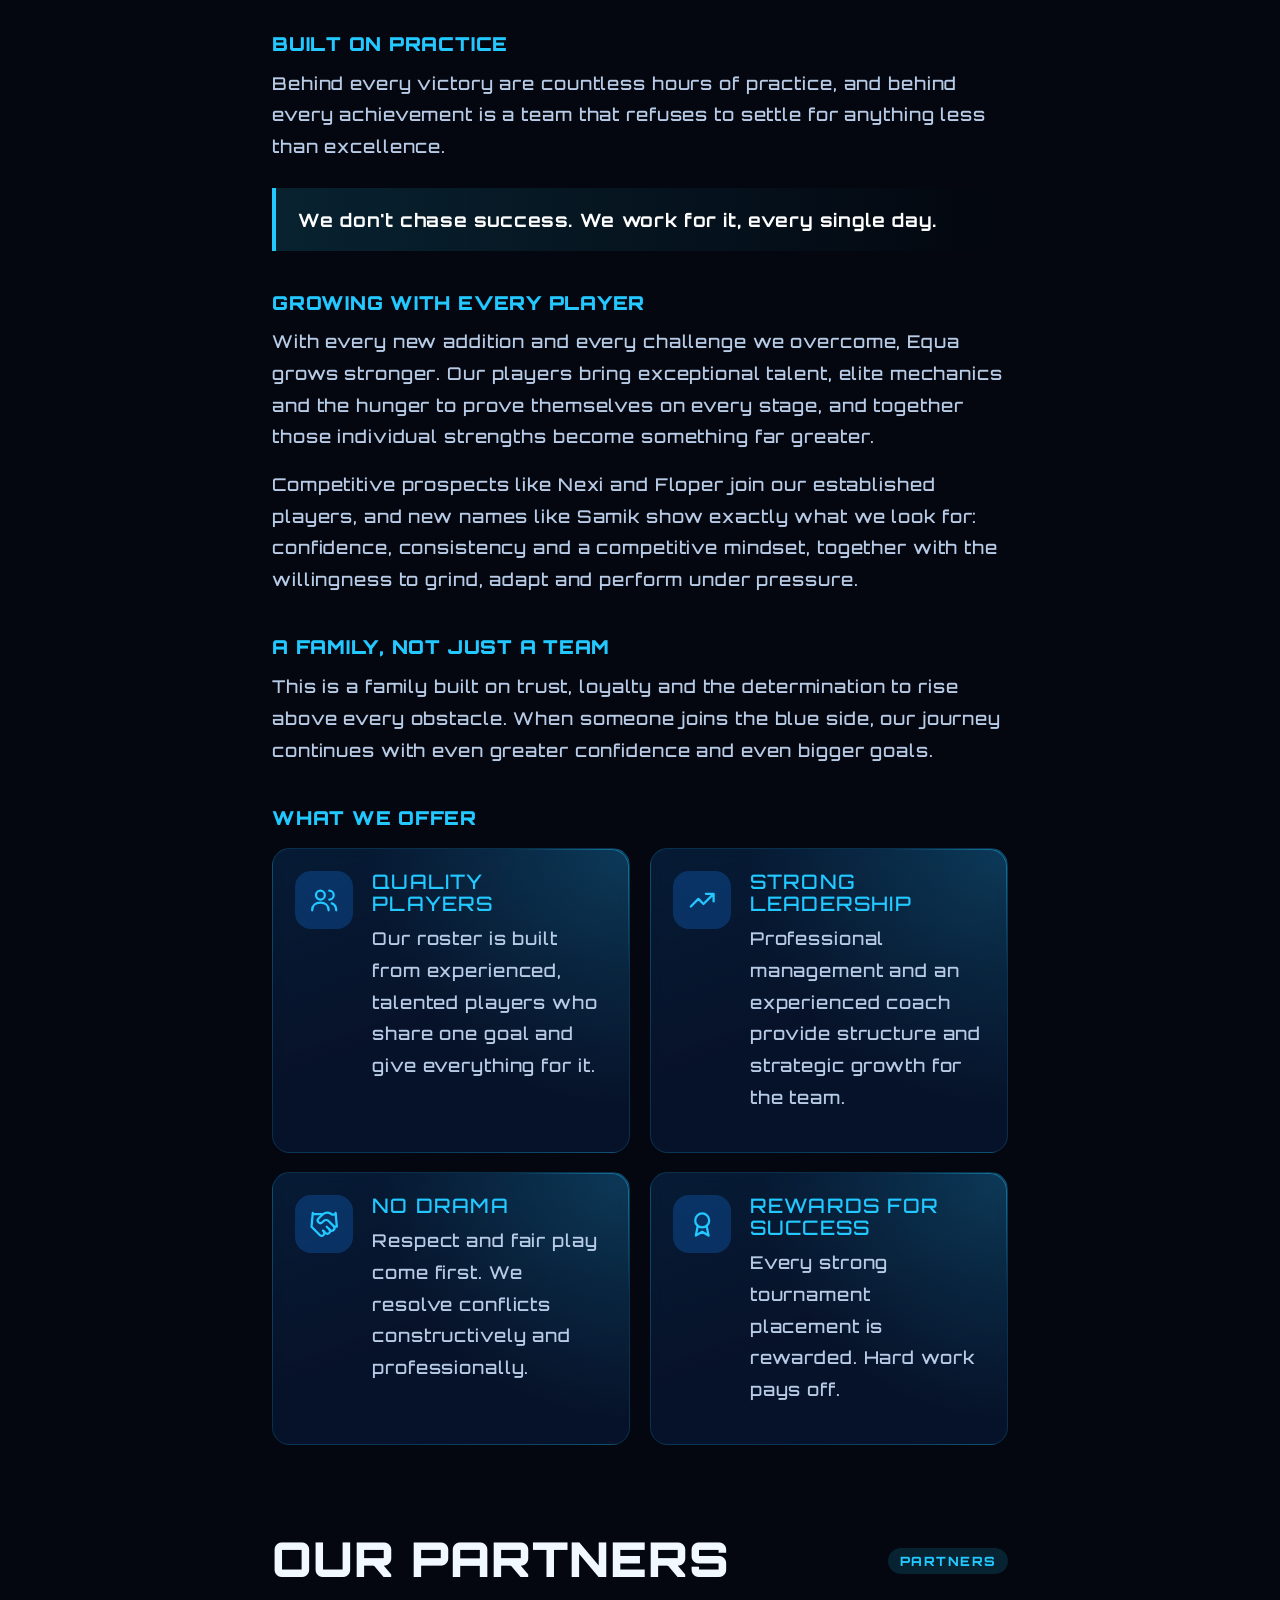
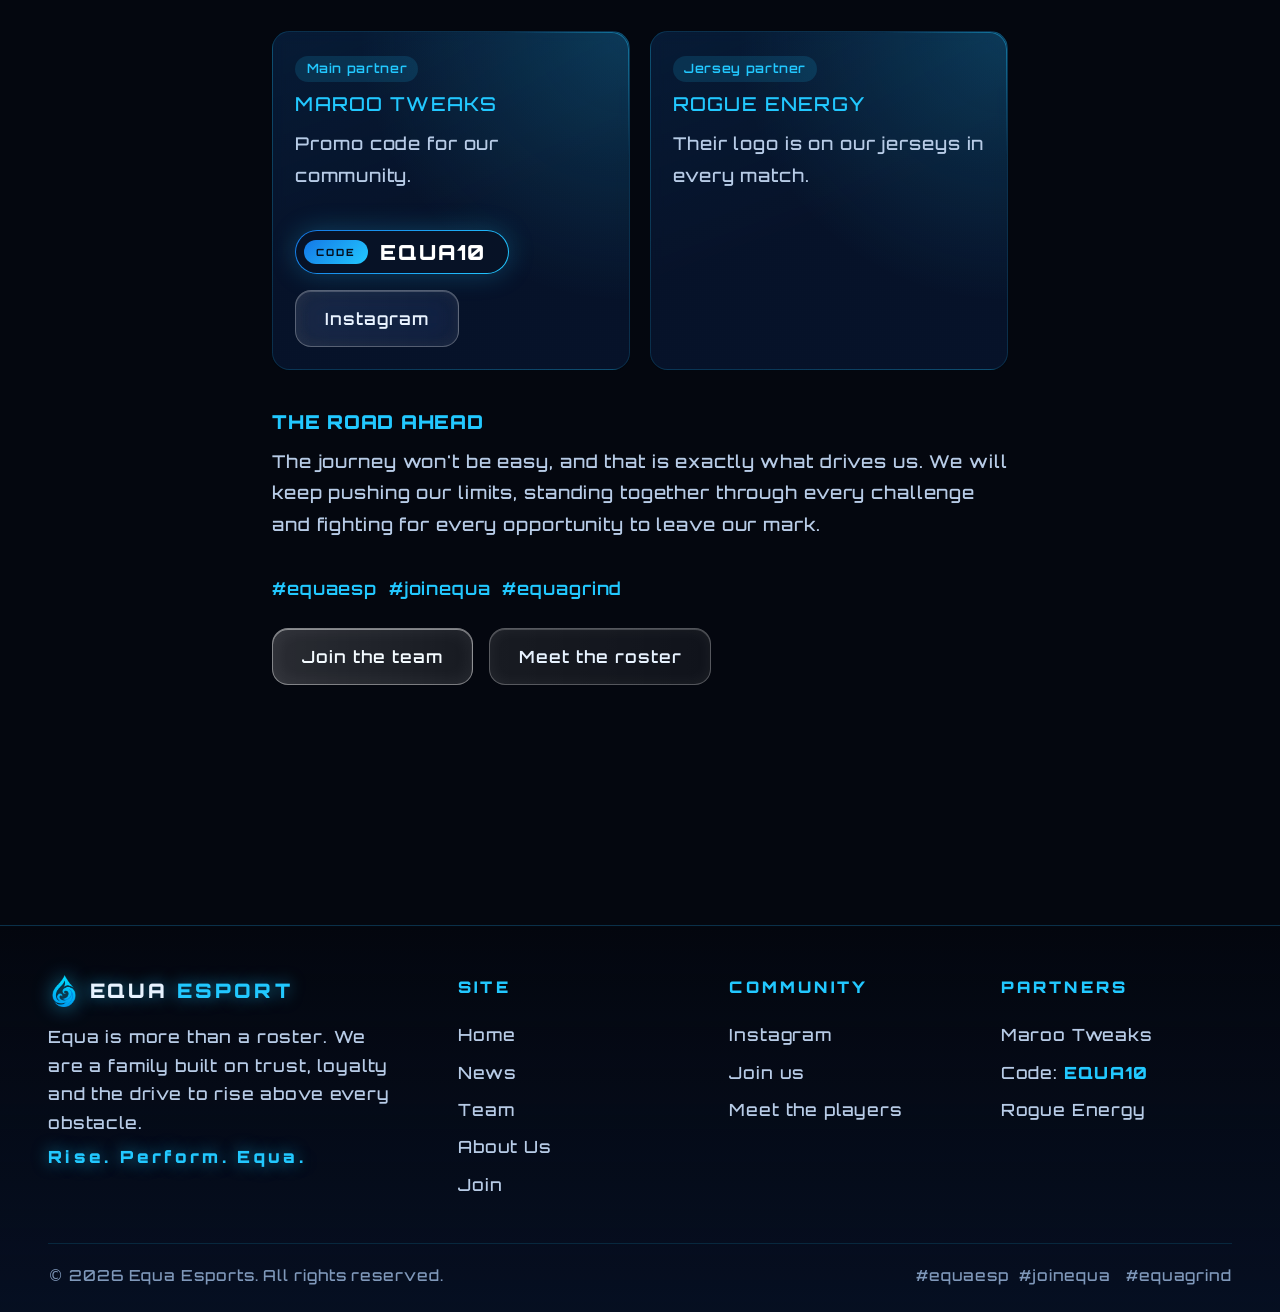
<file: about.html>
<!DOCTYPE html>
<html lang="en" class="lock">

<head>
  <meta charset="utf-8">
  <meta name="viewport" content="width=device-width, initial-scale=1, viewport-fit=cover">
  <title>About Us | Equa Esport</title>
  <style>
    @font-face {
      font-family: Morganite;
      font-weight: 900;
      font-style: normal;
      font-display: block;
      size-adjust: 150%;
      src: url([data-uri]) format('woff')
    }

    @font-face {
      font-family: Morganite;
      font-weight: 500;
      font-style: normal;
      font-display: block;
      size-adjust: 150%;
      src: url([data-uri]) format('woff')
    }

    @font-face {
      font-family: Morganite;
      font-weight: 700;
      font-style: normal;
      font-display: block;
      size-adjust: 140%;
      src: url([data-uri]) format('woff')
    }

    :root {
      --void: #04070f;
      --abyss: #081631;
      --tide: #1478e6;
      --aqua: #22c8ff;
      --mist: #e8f3ff;
      --dim: #b7cbe6;
      color-scheme: dark;
      box-sizing: border-box;
      padding-top: env(safe-area-inset-top, 0px);
      padding-bottom: env(safe-area-inset-bottom, 0px)
    }

    *,
    *::before,
    *::after {
      box-sizing: inherit
    }

    html {
      scroll-padding-top: env(safe-area-inset-top, 0px)
    }

    body {
      margin: 0;
      background: var(--void);
      color: var(--mist);
      font: 500 1rem/1.6 Morganite, Impact, sans-serif;
      overflow-x: hidden;
      min-height: 100vh
    }

    body::before {
      content: "";
      position: fixed;
      inset: 0 0 auto;
      height: env(safe-area-inset-top, 0px);
      background: var(--void);
      z-index: 60
    }

    body::after {
      content: "";
      position: fixed;
      inset: 0;
      pointer-events: none;
      z-index: 50;
      opacity: .09;
      background-image: url("data:image/svg+xml,%3Csvg xmlns='http://www.w3.org/2000/svg' width='160' height='160'%3E%3Cfilter id='n'%3E%3CfeTurbulence type='fractalNoise' baseFrequency='.9' numOctaves='2'/%3E%3C/filter%3E%3Crect width='100%25' height='100%25' filter='url(%23n)'/%3E%3C/svg%3E")
    }

    a {
      color: inherit;
      text-decoration: none
    }

    h1,
    h2,
    h3 {
      font-family: Morganite, Impact, sans-serif;
      font-weight: 900;
      line-height: 1.1;
      margin: 0;
      text-transform: uppercase
    }

    .bg {
      position: fixed;
      inset: 0;
      z-index: -1;
      overflow: hidden;
      background: radial-gradient(120% 80% at 50% 0, var(--abyss), var(--void) 70%)
    }

    .orb {
      position: absolute;
      border-radius: 50%;
      filter: blur(5rem);
      opacity: .45;
      animation: drift 18s ease-in-out infinite alternate
    }

    .o1 {
      width: 30rem;
      height: 30rem;
      background: var(--tide);
      left: -8rem;
      top: 10%
    }

    .o2 {
      width: 24rem;
      height: 24rem;
      background: var(--aqua);
      right: -6rem;
      top: 45%;
      animation-delay: -6s;
      opacity: .28
    }

    @keyframes drift {
      to {
        transform: translate(4rem, -3rem) scale(1.15)
      }
    }

    #cg {
      position: fixed;
      width: 30rem;
      height: 30rem;
      margin: -15rem 0 0 -15rem;
      border-radius: 50%;
      pointer-events: none;
      z-index: -1;
      background: radial-gradient(circle, rgba(34, 200, 255, .16), transparent 65%);
      left: 50%;
      top: 30%
    }

    header {
      position: sticky;
      top: env(safe-area-inset-top, 0px);
      z-index: 40;
      display: flex;
      align-items: center;
      gap: 1.5rem;
      padding: .75rem clamp(1rem, 4vw, 3rem);
      background: rgba(4, 7, 15, .72);
      backdrop-filter: blur(.9rem);
      -webkit-backdrop-filter: blur(.9rem);
      border-bottom: .0625rem solid rgba(34, 200, 255, .18)
    }

    .brand {
      display: flex;
      align-items: center;
      gap: .6rem;
      font-family: Morganite, Impact, sans-serif;
      font-weight: 900;
      font-size: 1.25rem;
      letter-spacing: .04em
    }

    .brand em {
      font-style: normal;
      color: var(--aqua);
      text-shadow: 0 0 1rem rgba(34, 200, 255, .6)
    }

    .brand svg {
      width: 2rem;
      height: 2rem;
      filter: drop-shadow(0 0 .6rem rgba(34, 200, 255, .7))
    }

    nav {
      display: flex;
      gap: .25rem;
      margin-left: auto;
      overflow-x: auto;
      scrollbar-width: none
    }

    nav a {
      padding: .5rem .9rem;
      font-weight: 600;
      color: var(--dim);
      position: relative;
      white-space: nowrap;
      transition: color .25s
    }

    nav a::after {
      content: "";
      position: absolute;
      left: .9rem;
      right: .9rem;
      bottom: .1rem;
      height: .125rem;
      background: linear-gradient(90deg, var(--tide), var(--aqua));
      transform: scaleX(0);
      transform-origin: left;
      transition: transform .3s
    }

    nav a:hover,
    nav a.on {
      color: #fff
    }

    nav a:hover::after,
    nav a.on::after {
      transform: scaleX(1)
    }

    main {
      max-width: 76rem;
      margin: 0 auto;
      padding: 0 clamp(1rem, 4vw, 3rem)
    }

    .page {
      display: none;
      padding: 3rem 0 5rem
    }

    .page.on {
      display: block;
      animation: in .5s ease
    }

    @keyframes in {
      from {
        opacity: 0;
        transform: translateY(1rem)
      }
    }

    .btn {
      display: inline-block;
      padding: .85rem 1.8rem;
      font-weight: 600;
      font-size: 1.05rem;
      background: linear-gradient(120deg, var(--tide), var(--aqua));
      color: #02101f;
      clip-path: polygon(.8rem 0, 100% 0, calc(100% - .8rem) 100%, 0 100%);
      box-shadow: 0 0 2rem rgba(34, 200, 255, .4);
      transition: transform .2s, filter .2s;
      border: 0;
      cursor: pointer;
      font-family: inherit
    }

    .btn:hover {
      transform: translateY(-.15rem);
      filter: brightness(1.15)
    }

    .btn.ghost {
      background: rgba(34, 200, 255, .1);
      color: var(--mist);
      box-shadow: inset 0 0 0 .0625rem var(--aqua)
    }

    :focus-visible {
      outline: .125rem solid var(--aqua);
      outline-offset: .25rem
    }

    /* hero */
    .hero {
      position: relative;
      min-height: 34rem;
      display: grid;
      grid-template-columns: 1.2fr .8fr;
      align-items: center;
      gap: 2rem
    }

    .wm {
      position: absolute;
      width: min(78rem, 150vw);
      right: -22rem;
      top: -6rem;
      opacity: .17;
      transform: rotate(10deg)
    }

    .beam {
      position: absolute;
      left: 68%;
      top: -3rem;
      bottom: -3rem;
      width: .125rem;
      background: linear-gradient(transparent, var(--aqua) 40%, transparent);
      box-shadow: 0 0 1.5rem var(--aqua), 0 0 4rem rgba(34, 200, 255, .5);
      opacity: .6;
      pointer-events: none
    }

    .join {
      display: grid;
      justify-items: center;
      text-align: center
    }

    .jl {
      width: 7.5rem;
      filter: drop-shadow(0 0 2.5rem rgba(34, 200, 255, .65));
      animation: float 5s ease-in-out infinite
    }

    .jt {
      display: grid;
      font-size: clamp(3rem, 11vw, 6.5rem);
      line-height: 1;
      margin: 1.2rem 0 2.5rem
    }

    .jt span {
      color: #fff
    }

    .jt b {
      font-weight: 900;
      background: linear-gradient(180deg, #3bd8ff, #1478e6);
      -webkit-background-clip: text;
      background-clip: text;
      color: transparent;
      filter: drop-shadow(0 0 1.5rem rgba(34, 200, 255, .45))
    }

    .req {
      list-style: none;
      padding: 0;
      margin: 0 0 2.5rem;
      width: min(100%, 32rem);
      text-align: left
    }

    .req li {
      display: flex;
      align-items: center;
      gap: 1.2rem;
      padding: 1.1rem .5rem;
      border-bottom: .0625rem solid rgba(34, 200, 255, .16);
      font-size: 1.25rem;
      font-weight: 600;
      transition: background .25s, padding .25s
    }

    .req li:hover {
      background: linear-gradient(90deg, rgba(34, 200, 255, .12), transparent);
      padding-left: 1rem
    }

    .req svg {
      width: 2.3rem;
      height: 2.3rem;
      flex: none;
      fill: none;
      stroke: var(--aqua);
      stroke-width: 1.7;
      stroke-linecap: round;
      stroke-linejoin: round;
      filter: drop-shadow(0 0 .5rem rgba(34, 200, 255, .7))
    }

    .req b {
      color: var(--aqua);
      font-weight: 700
    }

    .bars {
      width: .5rem;
      height: 1.6rem;
      border-inline: .125rem solid rgba(255, 255, 255, .7);
      flex: none
    }

    .rp {
      margin: 2rem 0 0;
      color: var(--dim);
      font-weight: 600;
      letter-spacing: .2em
    }

    .hero h1 {
      position: relative;
      font-size: clamp(2.6rem, 7vw, 5.6rem);
      font-weight: 900;
      animation: in .8s .15s ease both
    }

    .hero h1 span {
      color: var(--aqua);
      text-shadow: 0 0 2.5rem rgba(34, 200, 255, .6)
    }

    .hero p {
      position: relative;
      max-width: 30rem;
      color: var(--dim);
      font-size: 1.15rem;
      margin: 1.2rem 0 2rem;
      animation: in .8s .3s ease both
    }

    .cta {
      position: relative;
      display: flex;
      gap: 1rem;
      flex-wrap: wrap;
      animation: in .8s .45s ease both
    }

    .logo-big {
      position: relative;
      display: grid;
      place-items: center
    }

    .logo-big svg {
      width: min(100%, 19rem);
      animation: float 5s ease-in-out infinite;
      filter: drop-shadow(0 0 3rem rgba(34, 200, 255, .55))
    }

    .logo-big::before {
      content: "";
      position: absolute;
      width: 80%;
      aspect-ratio: 1;
      border-radius: 50%;
      border: .0625rem solid rgba(34, 200, 255, .3);
      box-shadow: 0 0 4rem rgba(20, 120, 230, .4), inset 0 0 4rem rgba(20, 120, 230, .25);
      animation: pulse 4s ease-in-out infinite
    }

    @keyframes float {
      50% {
        transform: translateY(-1rem) rotate(2deg)
      }
    }

    @keyframes pulse {
      50% {
        transform: scale(1.08);
        opacity: .5
      }
    }

    .strip {
      margin: 5rem -50vw;
      margin-left: calc(50% - 50vw);
      margin-right: calc(50% - 50vw);
      overflow: hidden;
      border-block: .0625rem solid rgba(34, 200, 255, .2);
      background: rgba(8, 22, 49, .6);
      padding: .8rem 0
    }

    .strip div {
      display: flex;
      gap: 3rem;
      width: max-content;
      font-family: Morganite, Impact, sans-serif;
      font-weight: 800;
      font-size: 1.05rem;
      color: #fff;
      animation: run 28s linear infinite
    }

    @keyframes run {
      to {
        transform: translateX(-50%)
      }
    }

    .sec {
      margin-top: 4.5rem
    }

    .sec-h {
      display: flex;
      align-items: end;
      justify-content: space-between;
      gap: 1rem;
      margin-bottom: 1.6rem
    }

    .sec-h h2,
    .title {
      font-size: clamp(1.6rem, 4vw, 2.7rem)
    }

    .sec-h a {
      position: relative;
      color: var(--aqua);
      font-weight: 600
    }

    .lead {
      color: var(--dim);
      max-width: 40rem;
      font-size: 1.1rem;
      margin: .8rem 0 2.2rem
    }

    /* cards */
    .grid {
      display: grid;
      gap: 1.2rem;
      grid-template-columns: repeat(auto-fill, minmax(16rem, 1fr))
    }

    #homeTeam,
    #allTeam {
      grid-template-columns: repeat(auto-fill, minmax(9.5rem, 1fr));
      gap: 1rem
    }

    .card {
      display: block;
      position: relative;
      overflow: hidden;
      border-radius: 1.1rem;
      background: radial-gradient(circle at 100% 0, rgba(34, 200, 255, .2), transparent 55%), linear-gradient(160deg, rgba(20, 120, 230, .18), rgba(8, 22, 49, .78) 55%);
      border: .0625rem solid rgba(34, 200, 255, .16);
      backdrop-filter: blur(.5rem);
      -webkit-backdrop-filter: blur(.5rem);
      transition: transform .3s, border-color .3s, box-shadow .3s
    }

    .card::before {
      content: "";
      position: absolute;
      inset: 0;
      pointer-events: none;
      border-radius: inherit;
      background: radial-gradient(16rem circle at var(--mx, 50%) var(--my, 0%), rgba(34, 200, 255, .2), transparent 60%);
      opacity: 0;
      transition: opacity .3s
    }

    .card::after {
      content: "";
      position: absolute;
      inset: 0;
      pointer-events: none;
      border-radius: inherit;
      padding: .0625rem;
      background: radial-gradient(12rem circle at var(--mx, 100%) var(--my, 0%), var(--aqua), transparent 65%);
      -webkit-mask: linear-gradient(#000 0 0) content-box, linear-gradient(#000 0 0);
      -webkit-mask-composite: xor;
      mask: linear-gradient(#000 0 0) content-box exclude, linear-gradient(#000 0 0);
      opacity: .45;
      transition: opacity .3s
    }

    .card:hover::before,
    .card:active::before {
      opacity: 1
    }

    .card:hover::after,
    .card:active::after {
      opacity: 1
    }

    .card .in::after {
      content: "";
      position: absolute;
      inset: 0;
      pointer-events: none;
      background: linear-gradient(110deg, transparent 40%, rgba(130, 225, 255, .18) 50%, transparent 60%);
      background-size: 250% 100%;
      background-position: 150% 0
    }

    .card:hover .in::after,
    .card:active .in::after {
      background-position: -50% 0;
      transition: background-position .9s ease
    }

    @keyframes glow {
      from {
        box-shadow: 0 0 1rem rgba(34, 200, 255, .25)
      }

      to {
        box-shadow: 0 0 2.2rem rgba(34, 200, 255, .6)
      }
    }

    .card:hover {
      border-color: rgba(34, 200, 255, .6);
      box-shadow: 0 0 2rem rgba(34, 200, 255, .22);
      transform: translateY(-.25rem)
    }

    .card .in {
      height: 100%;
      padding: 1.4rem;
      position: relative
    }

    .card h3 {
      font-size: 1.15rem;
      margin: .5rem 0 .5rem
    }

    .card p {
      margin: 0;
      color: var(--dim)
    }

    .tag {
      display: inline-block;
      font-size: .8rem;
      font-weight: 600;
      padding: .15rem .7rem;
      background: rgba(34, 200, 255, .14);
      color: var(--aqua);
      border-radius: 2rem
    }

    .thumb {
      height: 8rem;
      margin: -1.4rem -1.4rem 1.1rem;
      display: grid;
      place-items: center;
      background: radial-gradient(circle at 70% 20%, rgba(34, 200, 255, .5), transparent 55%), linear-gradient(135deg, #0d3a8c, #050a18)
    }

    .thumb svg {
      width: 3.2rem;
      opacity: .95;
      filter: drop-shadow(0 0 1rem rgba(34, 200, 255, .8))
    }

    .feat {
      grid-column: 1/-1
    }

    .feat .in {
      display: grid;
      grid-template-columns: 1fr 1fr;
      gap: 1.4rem;
      align-items: center
    }

    .feat .thumb {
      height: auto;
      margin: -1.4rem 0 -1.4rem -1.4rem;
      min-height: 14rem
    }

    .feat h3 {
      font-size: 1.6rem
    }

    .art {
      max-width: 46rem;
      margin: 0 auto
    }

    .art h2 {
      font-size: clamp(1.8rem, 5vw, 3rem);
      margin: 1rem 0 1.2rem
    }

    .art h3 {
      font-size: 1.2rem;
      margin: 2.6rem 0 .8rem;
      color: var(--aqua);
      letter-spacing: .04em
    }

    .art p {
      color: var(--dim);
      font-size: 1.1rem;
      line-height: 1.8;
      margin: 0 0 1rem
    }

    .art p.lead {
      color: var(--mist);
      font-size: 1.3rem;
      line-height: 1.7;
      max-width: none;
      margin: 0 0 1rem
    }

    .art blockquote {
      margin: 1.6rem 0;
      padding: 1.1rem 1.4rem;
      border-left: .25rem solid var(--aqua);
      background: linear-gradient(90deg, rgba(34, 200, 255, .14), transparent);
      font-family: Morganite, Impact, sans-serif;
      font-weight: 700;
      font-size: 1.15rem;
      line-height: 1.5;
      color: #fff
    }

    .art .htags {
      color: var(--aqua);
      font-weight: 600;
      letter-spacing: .05em;
      margin-top: 2rem
    }

    .art .off .grid {
      grid-template-columns: repeat(auto-fit, minmax(15rem, 1fr))
    }

    .hero.sub {
      min-height: 20rem
    }

    .strip+* {
      margin-top: 0
    }

    .hero.sub .logo-big svg {
      width: min(100%, 14rem)
    }

    @media (max-width:48em) {
      .feat .in {
        grid-template-columns: 1fr
      }

      .feat .thumb {
        margin: -1.4rem -1.4rem 0;
        min-height: 9rem
      }
    }

    .member .in {
      display: flex;
      flex-direction: column;
      align-items: center;
      text-align: center;
      gap: .5rem;
      padding: 1.8rem 1rem 1.4rem
    }

    .member .num {
      position: absolute;
      left: .9rem;
      top: .8rem;
      font-family: Morganite, Impact, sans-serif;
      font-size: .75rem;
      font-weight: 700;
      color: var(--dim);
      letter-spacing: .1em
    }

    .av {
      width: 4.6rem;
      height: 4.6rem;
      border-radius: 50%;
      display: grid;
      place-items: center;
      background: radial-gradient(circle at 50% 30%, rgba(34, 200, 255, .35), rgba(8, 22, 49, .9) 70%);
      border: .0625rem solid rgba(34, 200, 255, .4);
      box-shadow: 0 0 1.5rem rgba(34, 200, 255, .3);
      animation: glow 3s ease-in-out infinite alternate
    }

    .av svg {
      width: 2.5rem;
      height: 2.5rem;
      filter: drop-shadow(0 0 .5rem rgba(34, 200, 255, .7))
    }

    .member h3 {
      font-size: 1.05rem;
      letter-spacing: .06em;
      margin: .5rem 0 .2rem
    }

    .two {
      display: grid;
      grid-template-columns: 1fr 1fr;
      gap: 2.5rem;
      align-items: center
    }

    .two p {
      color: var(--dim);
      font-size: 1.1rem
    }

    .vals {
      display: grid;
      gap: 1.2rem;
      margin-top: 2rem
    }

    .partner {
      display: flex;
      flex-direction: column;
      align-items: flex-start;
      justify-content: flex-start;
      gap: 1.4rem
    }

    .partner strong {
      font-family: Morganite, Impact, sans-serif;
      font-size: 2.4rem;
      font-weight: 400
    }

    form {
      display: grid;
      gap: 1rem;
      max-width: 34rem
    }

    label {
      display: grid;
      gap: .35rem;
      font-weight: 600
    }

    input,
    select,
    textarea {
      font: inherit;
      color: var(--mist);
      background: rgba(8, 22, 49, .8);
      border: .0625rem solid rgba(34, 200, 255, .3);
      padding: .8rem 1rem;
      border-radius: .3rem
    }

    input:focus,
    select:focus,
    textarea:focus {
      outline: none;
      border-color: var(--aqua);
      box-shadow: 0 0 1.2rem rgba(34, 200, 255, .35)
    }

    #ok {
      display: none;
      color: var(--aqua);
      font-weight: 600
    }

    footer {
      border-top: .0625rem solid rgba(34, 200, 255, .18);
      padding: 3rem clamp(1rem, 4vw, 3rem) 1.5rem;
      color: var(--dim);
      background: linear-gradient(180deg, transparent, rgba(8, 22, 49, .55))
    }

    .ft {
      display: grid;
      grid-template-columns: 1.6fr 1fr 1fr 1fr;
      gap: 2.5rem;
      max-width: 76rem;
      margin: 0 auto
    }

    .fb p {
      margin: 1rem 0 .6rem;
      max-width: 22rem
    }

    .fb em {
      display: block;
      font-style: normal;
      font-family: Morganite, Impact, sans-serif;
      font-weight: 700;
      font-size: .8rem;
      letter-spacing: .2em;
      color: var(--aqua)
    }

    .fc h4 {
      margin: 0 0 1rem;
      font-family: Morganite, Impact, sans-serif;
      font-size: .85rem;
      letter-spacing: .15em;
      text-transform: uppercase;
      color: var(--mist)
    }

    .fc a,
    .fc span {
      position: relative;
      display: block;
      width: max-content;
      max-width: 100%;
      padding: .3rem 0;
      color: var(--dim);
      transition: color .25s
    }

    .fc span b {
      color: var(--aqua);
      font-family: Morganite, Impact, sans-serif
    }

    .fc a::after,
    .sec-h a::after {
      content: "";
      position: absolute;
      left: 0;
      right: 0;
      bottom: .1rem;
      height: .125rem;
      background: linear-gradient(90deg, var(--tide), var(--aqua));
      transform: scaleX(0);
      transform-origin: left;
      transition: transform .3s
    }

    .fc a:hover,
    .sec-h a:hover {
      color: #fff
    }

    .fc a:hover::after,
    .sec-h a:hover::after {
      transform: scaleX(1)
    }

    .fbot {
      max-width: 76rem;
      margin: 2.5rem auto 0;
      padding-top: 1.2rem;
      border-top: .0625rem solid rgba(34, 200, 255, .14);
      display: flex;
      justify-content: space-between;
      flex-wrap: wrap;
      gap: .6rem;
      font-size: .9rem
    }

    @media (max-width:48em) {
      .ft {
        grid-template-columns: 1fr 1fr
      }

      .fb {
        grid-column: 1/-1
      }
    }

    @media (max-width:48em) {

      .hero,
      .two,
      .feat {
        grid-template-columns: 1fr
      }

      .logo-big {
        order: -1
      }

      .logo-big svg {
        width: 11rem
      }

      .feat .thumb {
        margin: -1.4rem -1.4rem 1.1rem;
        min-height: 9rem
      }

      header {
        flex-wrap: wrap;
        gap: .4rem
      }

      .beam {
        display: none
      }

      nav {
        margin-left: 0;
        width: 100%
      }

      .hero {
        min-height: 0
      }
    }

    .off {
      margin-top: 4.5rem;
      text-align: center
    }

    .off h2 {
      font-size: clamp(2rem, 7vw, 3.6rem);
      margin-bottom: 2rem
    }

    .off h2 b {
      color: var(--aqua);
      text-shadow: 0 0 2rem rgba(34, 200, 255, .6)
    }

    .off .grid {
      text-align: left;
      grid-template-columns: repeat(auto-fit, minmax(18rem, 1fr))
    }

    .off .in {
      display: flex;
      gap: 1.2rem;
      align-items: flex-start
    }

    .off .ico {
      flex: none;
      width: 3.6rem;
      height: 3.6rem;
      border-radius: 1rem;
      background: rgba(20, 120, 230, .28);
      display: grid;
      place-items: center
    }

    .off .ico svg {
      width: 1.9rem;
      height: 1.9rem;
      fill: none;
      stroke: var(--aqua);
      stroke-width: 1.8;
      stroke-linecap: round;
      stroke-linejoin: round
    }

    .off h3 {
      margin: 0 0 .5rem;
      font-size: 1.25rem
    }

    html.lock {
      overflow: hidden
    }

    #intro {
      position: fixed;
      inset: 0;
      z-index: 100;
      overflow: hidden;
      transition: opacity .35s ease, visibility .35s ease
    }

    #intro.closing {
      opacity: 0;
      visibility: hidden
    }

    #intro svg {
      display: block;
      width: 100%;
      height: 100%;
      overflow: visible;
      transform-origin: 0 0;
      backface-visibility: hidden;
      will-change: transform
    }

    #ibar {
      transition: opacity .25s
    }

    @media (prefers-reduced-motion:reduce) {
      * {
        animation: none !important;
        transition: none !important
      }
    }

    .strip div {
      gap: 0;
      animation-duration: 100s
    }

    .strip span {
      padding-right: 3rem;
      white-space: nowrap
    }

    html {
      scroll-padding-top: calc(var(--hh, 6rem) + 1rem)
    }

    .hero,
    .hero.sub {
      min-height: calc(100svh - var(--hh, 6rem) - 3rem)
    }

    .hero {
      padding-bottom: 5.5rem
    }

    @media (max-width:48em) {
      .hero {
        gap: 1rem
      }

      .hero .logo-big svg,
      .hero.sub .logo-big svg {
        width: 8.5rem
      }
    }

    html {
      scrollbar-width: thin;
      scrollbar-color: #1478e6 #050a18
    }

    ::-webkit-scrollbar {
      width: .75rem;
      height: .75rem
    }

    ::-webkit-scrollbar-track {
      background: #050a18;
      border-left: .0625rem solid rgba(34, 200, 255, .12)
    }

    ::-webkit-scrollbar-thumb {
      background: linear-gradient(180deg, var(--aqua), var(--tide));
      border-radius: 1rem;
      border: .1875rem solid #050a18;
      box-shadow: 0 0 .6rem rgba(34, 200, 255, .6)
    }

    ::-webkit-scrollbar-thumb:hover {
      background: linear-gradient(180deg, #7fe3ff, #2f8cff)
    }

    .down {
      position: absolute;
      left: 50%;
      bottom: 1.6rem;
      width: 3rem;
      height: 4.6rem;
      margin: 0;
      padding: 0;
      border-radius: 2rem;
      border: .0625rem solid transparent;
      background: linear-gradient(rgba(6, 16, 36, .78), rgba(6, 16, 36, .78)) padding-box, linear-gradient(180deg, var(--aqua), rgba(20, 120, 230, .25)) border-box;
      display: flex;
      flex-direction: column;
      align-items: center;
      justify-content: center;
      cursor: pointer;
      box-shadow: 0 0 1.8rem rgba(34, 200, 255, .3);
      backdrop-filter: blur(.4rem);
      -webkit-backdrop-filter: blur(.4rem);
      animation: bounce 2s ease-in-out infinite;
      transition: opacity .4s, visibility .4s, box-shadow .3s
    }

    .down svg {
      width: 1.4rem;
      height: .9rem;
      fill: none;
      stroke: var(--aqua);
      stroke-width: 2.6;
      stroke-linecap: round;
      stroke-linejoin: round;
      filter: drop-shadow(0 0 .35rem rgba(34, 200, 255, .9));
      animation: casc 1.6s ease-in-out infinite
    }

    .down svg:last-child {
      animation-delay: .25s
    }

    .down:hover {
      box-shadow: 0 0 2.6rem rgba(34, 200, 255, .6)
    }

    .down.gone {
      opacity: 0;
      visibility: hidden;
      pointer-events: none
    }

    @keyframes casc {

      0%,
      100% {
        opacity: .25;
        transform: translateY(-.15rem)
      }

      50% {
        opacity: 1;
        transform: translateY(.15rem)
      }
    }

    @keyframes bounce {

      0%,
      100% {
        transform: translate(-50%, 0)
      }

      50% {
        transform: translate(-50%, .6rem)
      }
    }

    .code {
      display: inline-flex;
      align-items: center;
      gap: .8rem;
      cursor: pointer;
      font-family: Morganite, Impact, sans-serif;
      font-weight: 900;
      font-size: 1.3rem;
      letter-spacing: .1em;
      color: #fff;
      padding: .5rem 1.4rem .5rem .5rem;
      border: .0625rem solid transparent;
      border-radius: 3rem;
      background: linear-gradient(#071226, #071226) padding-box, linear-gradient(135deg, var(--tide), var(--aqua)) border-box;
      box-shadow: 0 0 1.6rem rgba(34, 200, 255, .25);
      transition: box-shadow .3s, transform .2s;
      white-space: nowrap
    }

    .code small {
      font-size: .62rem;
      letter-spacing: .18em;
      padding: .4rem .75rem;
      border-radius: 2rem;
      background: linear-gradient(135deg, var(--tide), var(--aqua));
      color: #04101f;
      font-weight: 800
    }

    .code:hover {
      box-shadow: 0 0 2.4rem rgba(34, 200, 255, .55);
      transform: translateY(-.125rem)
    }

    body {
      letter-spacing: .04em;
      line-height: 1.65
    }

    h1,
    h2,
    h3 {
      letter-spacing: .02em;
      font-weight: 900
    }

    .btn,
    .brand,
    nav a {
      letter-spacing: .06em
    }

    .fb p {
      font-size: 1.2rem;
      line-height: 1.7;
      color: #c9d9ef;
      letter-spacing: .05em
    }

    .fb em {
      font-size: 1.05rem;
      font-weight: 900;
      letter-spacing: .25em
    }

    .fc h4 {
      font-size: 1.25rem;
      font-weight: 900;
      letter-spacing: .12em;
      color: var(--aqua)
    }

    .fc a,
    .fc span {
      font-size: 1.2rem;
      font-weight: 700;
      letter-spacing: .06em;
      color: #c9d9ef;
      padding: .4rem 0
    }

    .fc span b {
      font-weight: 900;
      letter-spacing: .1em
    }

    .fbot {
      font-size: 1.05rem;
      letter-spacing: .06em;
      color: #9fb6d6
    }

    .art p,
    .card p,
    .hero p {
      letter-spacing: .05em
    }

    .strip div {
      font-weight: 500;
      letter-spacing: .08em
    }

    .card h3,
    .member h3 {
      font-weight: 500;
      letter-spacing: .06em
    }

    .fb p {
      font-size: 1.05rem;
      font-weight: 500;
      color: var(--dim);
      letter-spacing: .05em
    }

    .fb em {
      font-size: .95rem;
      font-weight: 500;
      letter-spacing: .25em
    }

    .fc h4 {
      font-size: 1rem;
      font-weight: 500;
      letter-spacing: .18em;
      color: var(--aqua)
    }

    .fc a,
    .fc span {
      font-size: 1.05rem;
      font-weight: 500;
      letter-spacing: .05em;
      color: var(--dim);
      padding: .3rem 0
    }

    .fc span b {
      font-weight: 500
    }

    .fbot {
      font-size: .95rem;
      font-weight: 500;
      color: #7f98ba
    }
  </style>
  <link rel="stylesheet" href="styles.css">
  <link rel="icon" href="unnamed.png">
</head>

<body>
  <svg width="0" height="0" style="position:absolute" aria-hidden="true">
    <defs>
      <mask id="im" maskUnits="userSpaceOnUse" x="-6000" y="-6000" width="13000" height="13000">
        <rect x="-6000" y="-6000" width="13000" height="13000" fill="#fff" />
        <text x="500" y="300" text-anchor="middle" textLength="600" lengthAdjust="spacing"
          font-family="Orbitron,system-ui,sans-serif" font-weight="700" font-size="180" fill="#000">EQUA</text>
      </mask>
      <linearGradient id="g" x1="0" y1="0" x2="1" y2="1">
        <stop offset="0" stop-color="#22c8ff" />
        <stop offset="1" stop-color="#1478e6" />
      </linearGradient>
      <symbol id="drop" viewBox="0 0 100 110">
        <image
          href="[data-uri]"
          x="0" y="0" width="100" height="110" preserveAspectRatio="xMidYMid meet" />
      </symbol>
    </defs>
  </svg>
  <div class="bg">
    <div class="orb o1"></div>
    <div class="orb o2"></div><svg class="wm" viewBox="0 0 64 72" aria-hidden="true">
      <use href="#drop" />
    </svg>
  </div>
  <div id="cg"></div>
  <div class="water-layer" aria-hidden="true"></div>
  <div id="intro" aria-hidden="true">
    <svg viewBox="0 0 1000 600" preserveAspectRatio="xMidYMid meet">
      <defs>
        <linearGradient id="ib" x1="0" x2="1">
          <stop offset="0" stop-color="#1478e6" />
          <stop offset="1" stop-color="#22c8ff" />
        </linearGradient>
      </defs>
      <rect x="-6000" y="-6000" width="13000" height="13000" fill="#04070f" mask="url(#im)" />
      <text id="iout" x="500" y="300" text-anchor="middle" textLength="600" lengthAdjust="spacing"
        font-family="Orbitron,system-ui,sans-serif" font-weight="700" font-size="180" fill="none" stroke="#22c8ff"
        stroke-width="1" vector-effect="non-scaling-stroke" style="filter:drop-shadow(0 0 10px rgba(34,200,255,.75))">EQUA</text>
      <g id="ibar">
        <rect x="380" y="365" width="240" height="4" rx="2" fill="rgba(34,200,255,.18)" />
        <rect id="ifill" x="380" y="365" width="0" height="4" rx="2" fill="url(#ib)"
          style="filter:drop-shadow(0 0 8px rgba(34,200,255,.9))" />
        <text id="ipct" x="500" y="402" text-anchor="middle" font-family="Orbitron,system-ui,sans-serif" font-weight="700"
          font-size="14" letter-spacing="2" fill="#8fa8c8">0%</text>
      </g>
    </svg>
  </div>

  <header>
    <a class="brand" href="index.html"><svg>
        <use href="#drop" />
      </svg><span>EQUA <em>ESPORT</em></span></a>
    <button class="menu-toggle" type="button" aria-controls="nav" aria-expanded="false" aria-label="Open menu">
      <span></span><span></span><span></span>
    </button>
    <nav id="nav">
      <a href="index.html" data-p="domu">Home</a>
      <a href="news.html" data-p="novinky">News</a>
      <a href="team.html" data-p="tym">Team</a>
      <a href="about.html" data-p="o-nas">About Us</a>
      <a href="join.html" data-p="nabor">Join</a>
    </nav>
  </header>


  <main>
    <section class="page on" id="p-o-nas">
      <div class="hero sub">
        <div class="beam" aria-hidden="true"></div>
        <div>
          <h1>About<br><span>Equa.</span></h1>
          <p>More than a team: a family built on trust, loyalty and relentless drive.</p>
          <div class="cta"><a class="btn" href="team.html">Meet the team</a><a class="btn ghost" href="join.html">Join us</a>
          </div>
        </div>
        <div class="logo-big"><img class="hero-logo" src="metalic.png" alt="Equa metallic logo"></div>
      </div>
      <div class="strip" aria-hidden="true">
        <div><span>Welcome to Equa</span><span>Welcome to Equa</span><span>Welcome to Equa</span><span>Welcome to
            Equa</span></div>
      </div>
      <article class="art">
        <span class="tag">About Equa</span>
        <h2>The future isn't built overnight</h2>
        <p class="lead">Equa is more than a roster and more than an organization. We are a team forged through ambition,
          sacrifice and the courage to dream bigger than everyone else.</p>

        <h3>One vision, one purpose</h3>
        <p>We are building a force that is united by a single vision, a single mentality and a single purpose. Every
          player who wears our colors carries the passion, dedication and relentless drive that define who we are.</p>

        <h3>Built on practice</h3>
        <p>Behind every victory are countless hours of practice, and behind every achievement is a team that refuses to
          settle for anything less than excellence.</p>
        <blockquote>We don't chase success. We work for it, every single day.</blockquote>

        <h3>Growing with every player</h3>
        <p>With every new addition and every challenge we overcome, Equa grows stronger. Our players bring exceptional
          talent, elite mechanics and the hunger to prove themselves on every stage, and together those individual
          strengths become something far greater.</p>
        <p>Competitive prospects like Nexi and Floper join our established players, and new names like Samik show
          exactly what we look for: confidence, consistency and a competitive mindset, together with the willingness to
          grind, adapt and perform under pressure.</p>

        <h3>A family, not just a team</h3>
        <p>This is a family built on trust, loyalty and the determination to rise above every obstacle. When someone
          joins the blue side, our journey continues with even greater confidence and even bigger goals.</p>

        <h3>What we offer</h3>
        <div class="off" style="margin:1.2rem 0 0;text-align:left">
          <div class="grid">
            <div class="card">
              <div class="in"><span class="ico"><svg viewBox="0 0 24 24">
                    <circle cx="9" cy="8" r="3.5" />
                    <path
                      d="M2.500 20c0-3.800 2.900-6 6.500-6s6.500 2.200 6.500 6M16 4.500a3.500 3.500 0 0 1 0 7M18 14.500c2.200.8 3.500 2.700 3.500 5.500" />
                  </svg></span>
                <div>
                  <h3>Quality players</h3>
                  <p>Our roster is built from experienced, talented players who share one goal and give everything for
                    it.</p>
                </div>
              </div>
            </div>
            <div class="card">
              <div class="in"><span class="ico"><svg viewBox="0 0 24 24">
                    <path d="M3 17l6-6 4 4 8-8M15 7h6v6" />
                  </svg></span>
                <div>
                  <h3>Strong leadership</h3>
                  <p>Professional management and an experienced coach provide structure and strategic growth for the
                    team.</p>
                </div>
              </div>
            </div>
            <div class="card">
              <div class="in"><span class="ico"><svg viewBox="0 0 24 24">
                    <path d="m11 17 2 2a1 1 0 1 0 3-3" />
                    <path
                      d="m14 14 2.500 2.500a1 1 0 1 0 3-3l-3.880-3.880a3 3 0 0 0-4.240 0l-.88.88a1 1 0 1 1-3-3l2.810-2.810a5.790 5.790 0 0 1 7.060-.87l.47.28a2 2 0 0 0 1.420.25L21 4" />
                    <path d="m21 3 1 11h-2M3 3 2 14l6.500 6.500a1 1 0 1 0 3-3M3 4h8" />
                  </svg></span>
                <div>
                  <h3>No drama</h3>
                  <p>Respect and fair play come first. We resolve conflicts constructively and professionally.</p>
                </div>
              </div>
            </div>
            <div class="card">
              <div class="in"><span class="ico"><svg viewBox="0 0 24 24">
                    <circle cx="12" cy="9" r="5.500" />
                    <path d="M8.500 13.500L7 21l5-3 5 3-1.500-7.500" />
                  </svg></span>
                <div>
                  <h3>Rewards for success</h3>
                  <p>Every strong tournament placement is rewarded. Hard work pays off.</p>
                </div>
              </div>
            </div>
          </div>
        </div>

        <section class="sec partners-section">
          <div class="sec-h">
            <h2>Our partners</h2><span class="tag partners-label">Partners</span>
          </div>
          <div class="grid" style="grid-template-columns:repeat(auto-fit,minmax(18rem,1fr))">
            <div class="card">
              <div class="in partner">
                <div><span class="tag">Main partner</span>
                  <h3 style="margin-top:.8rem">Maroo Tweaks</h3>
                  <p>Promo code for our community.</p>
                </div>
                <div style="display:flex;gap:1rem;align-items:center;flex-wrap:wrap"><button class="code" type="button"
                    aria-label="Copy promo code EQUA10"><small>CODE</small>EQUA10</button><a class="btn ghost"
                    href="https://www.instagram.com/marootweaks" target="_blank" rel="noopener">Instagram</a></div>
              </div>
            </div>
            <div class="card">
              <div class="in partner">
                <div><span class="tag">Jersey partner</span>
                  <h3 style="margin-top:.8rem">Rogue Energy</h3>
                  <p>Their logo is on our jerseys in every match.</p>
                </div>
              </div>
            </div>
          </div>
        </section>

        <h3>The road ahead</h3>
        <p>The journey won't be easy, and that is exactly what drives us. We will keep pushing our limits, standing
          together through every challenge and fighting for every opportunity to leave our mark.</p>
        <p class="htags">#equaesp&nbsp;&nbsp;#joinequa&nbsp;&nbsp;#equagrind</p>
        <div class="cta" style="margin-top:1.5rem"><a class="btn" href="join.html">Join the team</a><a class="btn ghost"
            href="team.html">Meet the roster</a></div>
      </article>
    </section>
  </main>

  <footer>
    <div class="ft">
      <div class="fb"><a class="brand" href="index.html"><svg>
            <use href="#drop" />
          </svg><span><strong>EQUA</strong> <em>ESPORT</em></span></a>
        <p>Equa is more than a roster. We are a family built on trust, loyalty and the drive to rise above every
          obstacle.</p><em>Rise. Perform. Equa.</em>
      </div>
      <div class="fc">
        <h4>Site</h4><a href="index.html">Home</a><a href="news.html">News</a><a href="team.html">Team</a><a
          href="about.html">About Us</a><a href="join.html">Join</a>
      </div>
      <div class="fc">
        <h4>Community</h4><a href="https://instagram.com/equa.esp" target="_blank" rel="noopener">Instagram</a><a
          href="join.html">Join us</a><a href="team.html">Meet the players</a>
      </div>
      <div class="fc">
        <h4>Partners</h4><a href="https://www.instagram.com/marootweaks" target="_blank" rel="noopener">Maroo
          Tweaks</a><span>Code: <b>EQUA10</b></span><span>Rogue Energy</span>
      </div>
    </div>
    <div class="fbot"><span>© 2026 Equa Esports. All rights reserved.</span><span>#equaesp&nbsp;&nbsp;#joinequa&nbsp;&nbsp;
        #equagrind</span></div>
  </footer>

  <script>
    var news = [
      { t: "THE FUTURE IS COMINGâ€¦", g: "Announcement", d: "The future isn't built overnight. Equa is not just a team but a force united by one vision, one mentality and one purpose." },
      { t: "Welcome SAMIK", g: "New member", d: "SAMIK joins Equa as a player with exceptional potential, outstanding mechanics and the determination to improve every single day." }
    ];
    var team = [["Tobyson", "Player"], ["Nexi", "Competitive prospect"], ["Floper", "Competitive prospect"], ["Apexik", "Player"], ["Laoka", "Player"], ["Dragon", "New member"], ["Skayz", "Player"], ["Pleby", "New member"], ["Makoz", "New member"], ["Sprucex", "New member"], ["Qndy", "Player"]];
    var ic = '<svg viewBox="0 0 64 72"><use href="#drop"/></svg>';
    function nc(n, f) { return '<a class="card' + (f ? ' feat' : '') + '" href="news.html"><div class="in"><div class="thumb">' + ic + '</div><div><span class="tag">' + n.g + '</span><h3>' + n.t + '</h3><p>' + n.d + '</p></div></div></a>' }
    function tc(m, i) { return '<div class="card member"><div class="in"><span class="num">' + String(i + 1).padStart(2, '0') + '</span><div class="av">' + ic + '</div><h3>' + m[0] + '</h3><span class="tag">' + m[1] + '</span></div></div>' }
    function setHtml(id, html) { var el = document.getElementById(id); if (el) el.innerHTML = html; }
    setHtml('homeNews', news.slice(0, 3).map(function (n) { return nc(n) }).join(''));
    setHtml('allNews', news.map(function (n, i) { return nc(n, i === 0) }).join(''));
    setHtml('homeTeam', team.slice(0, 4).map(tc).join(''));
    setHtml('allTeam', team.map(tc).join(''));

    document.title = document.title;

    var currentPage = location.pathname.split('/').pop() || 'index.html';
    document.querySelectorAll('header nav a').forEach(function (link) {
      if (link.getAttribute('href') === currentPage) {
        link.classList.add('active');
        link.setAttribute('aria-current', 'page');
      }
    });

    var menuToggle = document.querySelector('.menu-toggle'), nav = document.getElementById('nav');
    function closeMenu() {
      if (!menuToggle || !nav) return;
      menuToggle.setAttribute('aria-expanded', 'false');
      menuToggle.setAttribute('aria-label', 'Open menu');
      nav.classList.remove('open');
    }
    menuToggle.addEventListener('click', function () {
      var open = menuToggle.getAttribute('aria-expanded') === 'true';
      menuToggle.setAttribute('aria-expanded', String(!open));
      menuToggle.setAttribute('aria-label', open ? 'Open menu' : 'Close menu');
      nav.classList.toggle('open', !open);
    });
    document.addEventListener('keydown', function (e) { if (e.key === 'Escape') closeMenu() });

    var cg = document.getElementById('cg');
    window.addEventListener('pointermove', function (e) { cg.style.left = e.clientX + 'px'; cg.style.top = e.clientY + 'px' });
    (function () {
      var layer = document.querySelector('.water-layer');
      if (!layer) return;
      for (var i = 0; i < 18; i++) {
        var drop = document.createElement('span');
        drop.className = 'water-drop';
        drop.style.left = (6 + Math.random() * 88) + '%';
        drop.style.top = (8 + Math.random() * 82) + '%';
        drop.style.setProperty('--drift', (6 + Math.random() * 6) + 's');
        drop.style.animationDelay = (-Math.random() * 6) + 's';
        layer.appendChild(drop);
      }
      addEventListener('pointermove', function (e) {
        layer.querySelectorAll('.water-drop').forEach(function (drop) {
          var r = drop.getBoundingClientRect(), dx = e.clientX - (r.left + r.width / 2), dy = e.clientY - (r.top + r.height / 2);
          var distance = Math.sqrt(dx * dx + dy * dy);
          drop.classList.toggle('near', distance < 130);
          if (distance < 130) drop.style.transform = 'translate(' + (-dx / 5) + 'px,' + (-dy / 5) + 'px) rotate(35deg)';
          else drop.style.transform = '';
        });
      }, { passive: true });
    })();

    (function () {
      var it = document.getElementById('intro'), f = document.getElementById('ifill'), p = document.getElementById('ipct'), bar = document.getElementById('ibar'), root = document.documentElement, over = false;
      if (sessionStorage.getItem('equaIntroSeen') === '1') {
        it.remove();
        root.classList.remove('lock');
        return;
      }
      sessionStorage.setItem('equaIntroSeen', '1');
      function done() {
        if (over) return;
        over = true;
        it.remove();
        root.classList.remove('lock');
      }
      function zoom() {
        bar.style.opacity = 0;
        var svg = it.querySelector('svg'), vw = innerWidth, vh = innerHeight;
        var fit = Math.min(vw / 1000, vh / 600), offsetX = (vw - 1000 * fit) / 2, offsetY = (vh - 600 * fit) / 2;
        var targetX = offsetX + 560 * fit, targetY = offsetY + 220 * fit, scale = 12;
        svg.style.transformOrigin = '0 0';
        svg.style.transition = 'none';
        svg.offsetWidth;
        svg.style.transition = 'transform 3s cubic-bezier(.62,0,1,1)';
        requestAnimationFrame(function () {
          svg.style.transform = 'translate3d(' + (vw / 2 - targetX * scale) + 'px,' + (vh / 2 - targetY * scale) + 'px,0) scale(' + scale + ')';
        });
        setTimeout(done, 3050);
      }
      function run() {
        var t0 = performance.now(), dur = 2600;
        function step(n) {
          var k = Math.min((n - t0) / dur, 1), e = k * k * (3 - 2 * k);
          f.setAttribute('width', e * 240); p.textContent = Math.round(e * 100) + '%';
          if (k < 1) requestAnimationFrame(step); else setTimeout(zoom, 350);
        }
        requestAnimationFrame(step);
      }
      setTimeout(done, 15000);
      (document.fonts && document.fonts.ready ? document.fonts.ready : Promise.resolve()).then(run);
    })();

    document.addEventListener('pointermove', function (e) {
      var c = e.target.closest && e.target.closest('.tilt');
      document.querySelectorAll('.tilt').forEach(function (t) { if (t !== c) t.style.transform = '' });
      if (!c) return;
      var r = c.getBoundingClientRect(), x = (e.clientX - r.left) / r.width - .5, y = (e.clientY - r.top) / r.height - .5;
      c.style.transform = 'perspective(40rem) rotateY(' + x * 12 + 'deg) rotateX(' + (-y * 12) + 'deg) translateY(-.2rem)';
    });


    document.addEventListener('pointermove', function (e) {
      var c = e.target.closest && e.target.closest('.card');
      if (!c) return;
      var r = c.getBoundingClientRect();
      c.style.setProperty('--mx', (e.clientX - r.left) + 'px'); c.style.setProperty('--my', (e.clientY - r.top) + 'px');
    });

    (function () {
      document.querySelectorAll('.strip>div').forEach(function (d) { var u = d.firstElementChild.outerHTML, h = ''; for (var i = 0; i < 20; i++)h += u; d.innerHTML = h + h });
      var hd = document.querySelector('header');
      function hh() { document.documentElement.style.setProperty('--hh', hd.offsetHeight + 'px') }
      hh(); addEventListener('resize', hh);
      document.querySelectorAll('.hero').forEach(function (hr) {
        var b = document.createElement('button'); b.className = 'down'; b.setAttribute('aria-label', 'Scroll down');
        b.innerHTML = '<svg viewBox="0 0 24 24"><path d="M5 8l7 7 7-7"/></svg><svg viewBox="0 0 24 24"><path d="M5 8l7 7 7-7"/></svg>';
        b.onclick = function () { var t = hr.nextElementSibling; if (t) t.scrollIntoView({ behavior: 'smooth', block: 'start' }) };
        hr.appendChild(b);
      });
    })();

    (function () {
      function chk() { var g = scrollY > 80; document.querySelectorAll('.down').forEach(function (d) { d.classList.toggle('gone', g) }) }
      addEventListener('scroll', chk, { passive: true }); chk();
      document.addEventListener('click', function (e) {
        var c = e.target.closest && e.target.closest('.code'); if (!c) return;
        var sm = c.querySelector('small');
        try { navigator.clipboard && navigator.clipboard.writeText('EQUA10').catch(function () { }) } catch (x) { }
        sm.textContent = 'COPIED'; setTimeout(function () { sm.textContent = 'CODE' }, 1500);
      });
    })();
  </script>

</body>
</html>
</file>
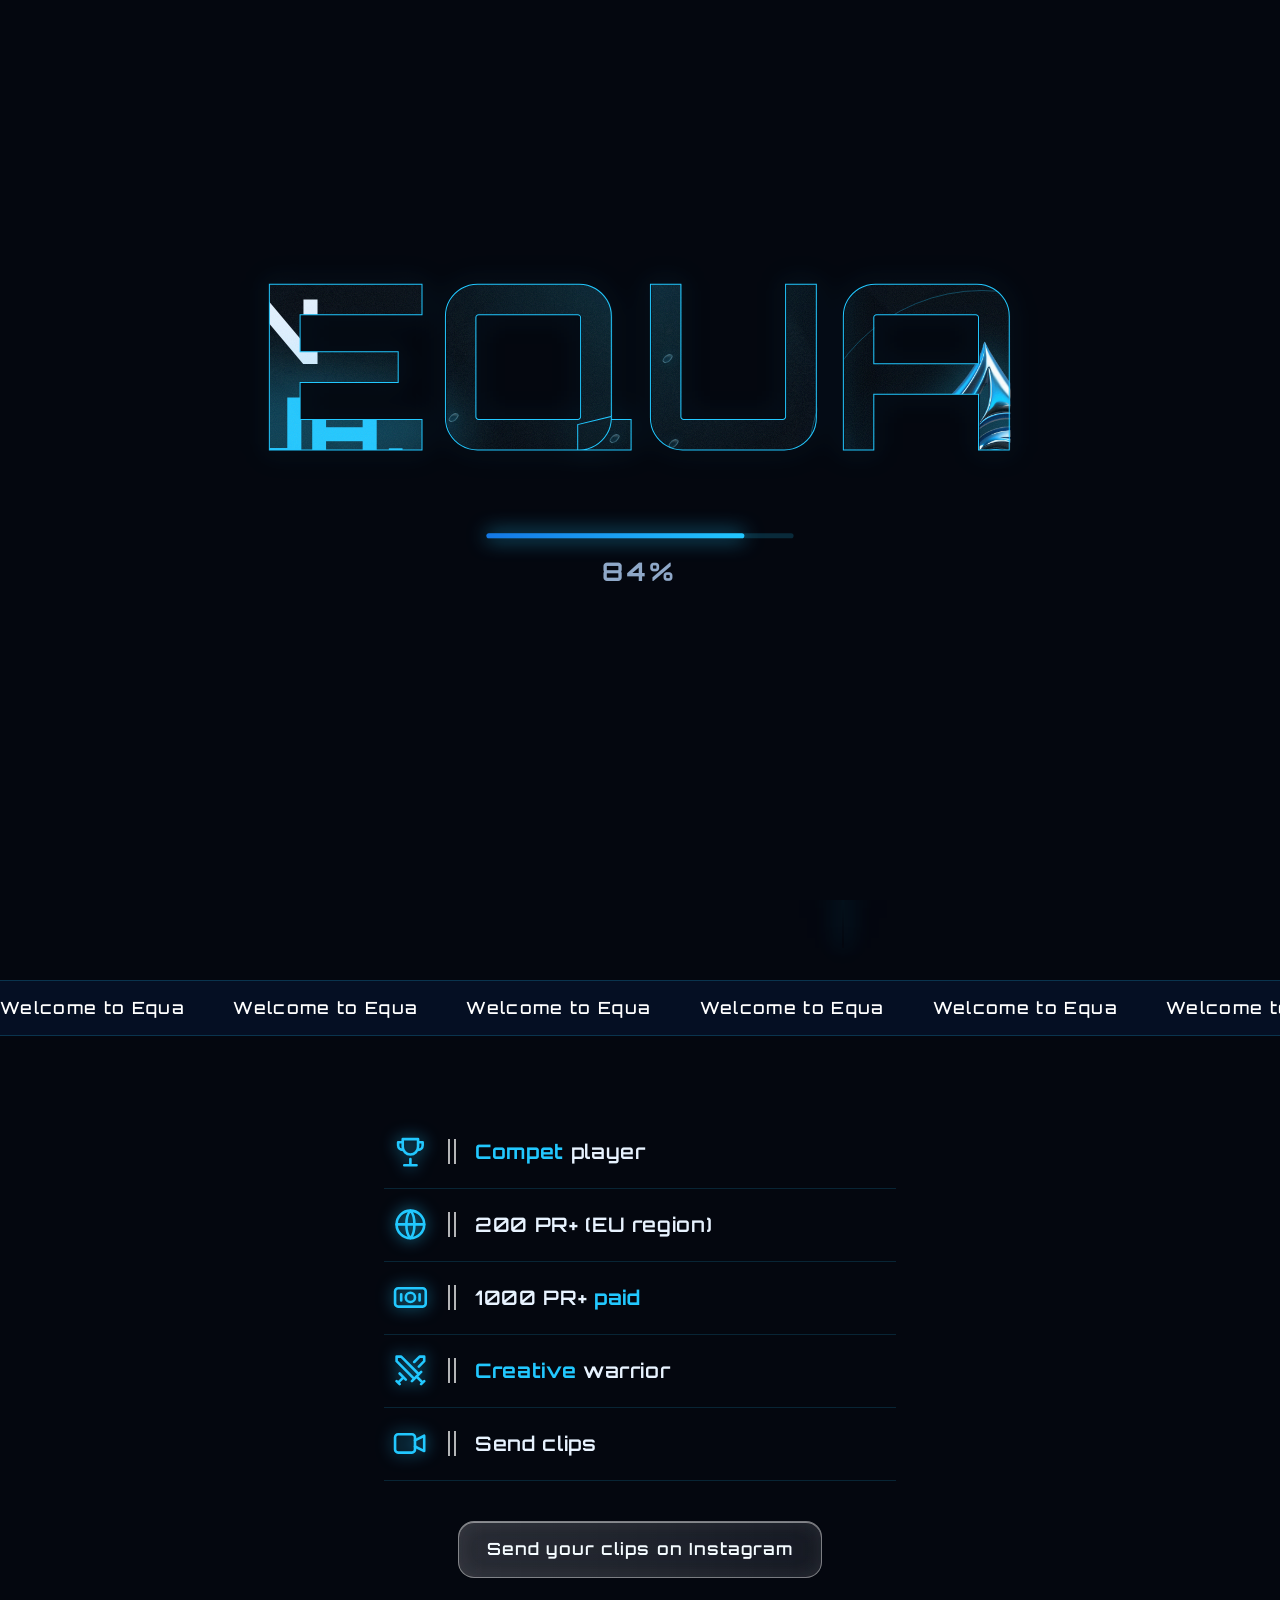
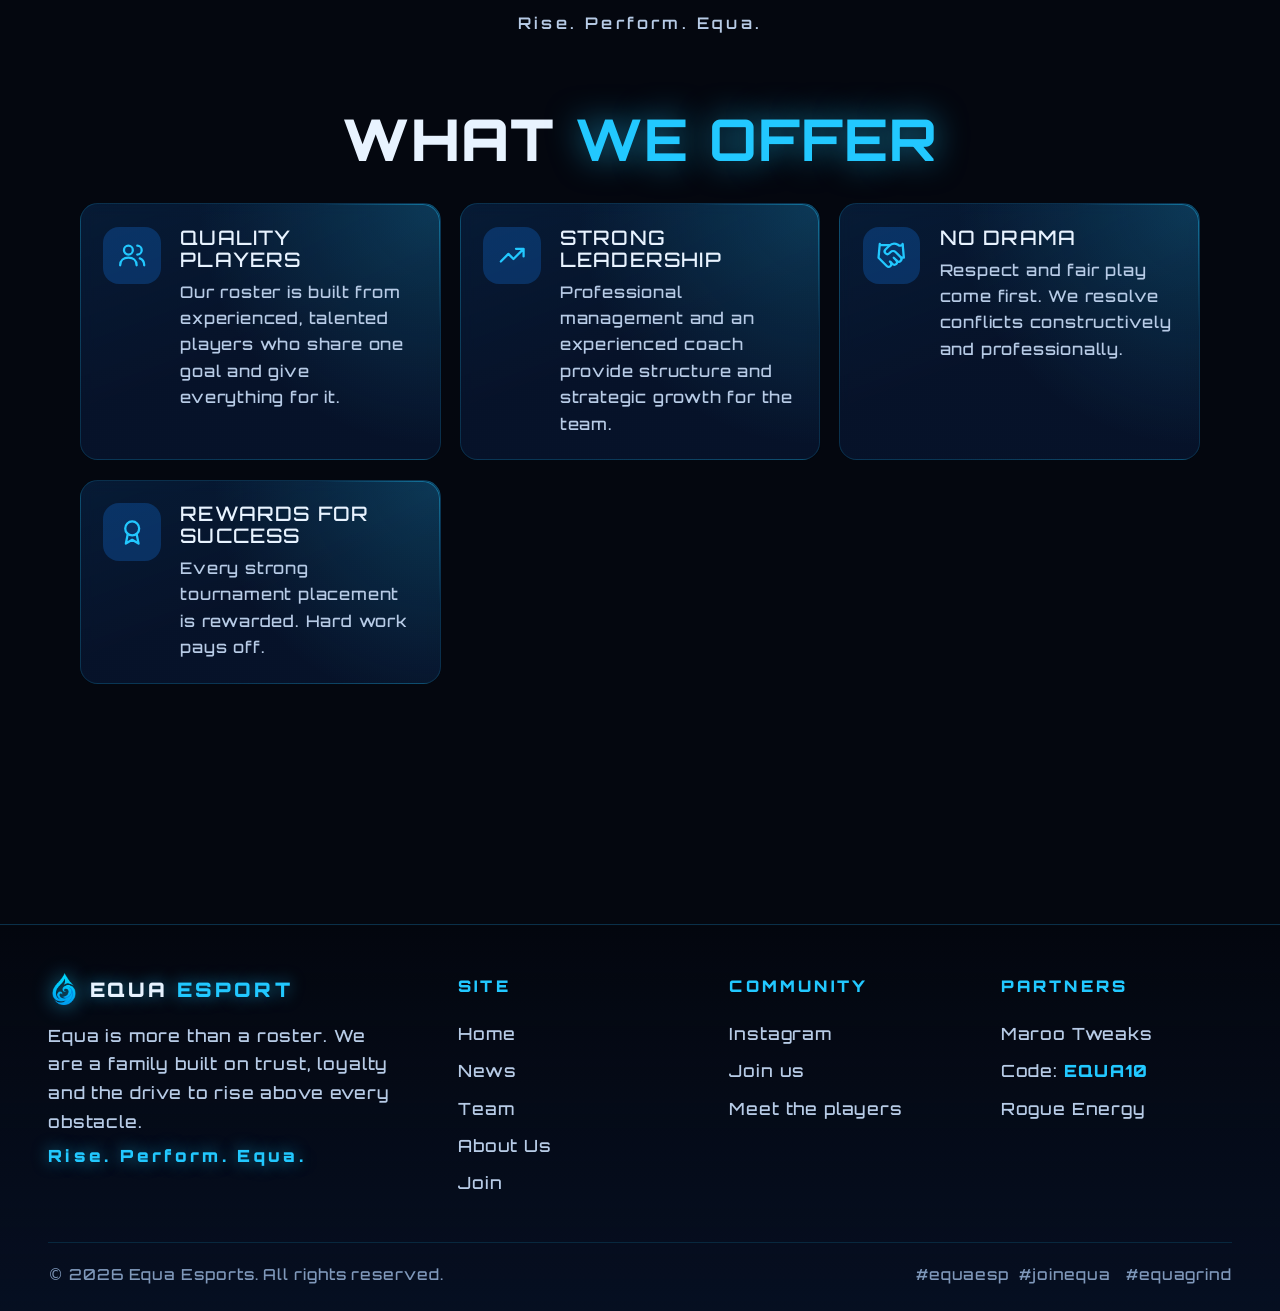
<file: join.html>
<!DOCTYPE html>
<html lang="en" class="lock">

<head>
  <meta charset="utf-8">
  <meta name="viewport" content="width=device-width, initial-scale=1, viewport-fit=cover">
  <title>Join | Equa Esport</title>
  <style>
    @font-face {
      font-family: Morganite;
      font-weight: 900;
      font-style: normal;
      font-display: block;
      size-adjust: 150%;
      src: url([data-uri]) format('woff')
    }

    @font-face {
      font-family: Morganite;
      font-weight: 500;
      font-style: normal;
      font-display: block;
      size-adjust: 150%;
      src: url([data-uri]) format('woff')
    }

    @font-face {
      font-family: Morganite;
      font-weight: 700;
      font-style: normal;
      font-display: block;
      size-adjust: 140%;
      src: url([data-uri]) format('woff')
    }

    :root {
      --void: #04070f;
      --abyss: #081631;
      --tide: #1478e6;
      --aqua: #22c8ff;
      --mist: #e8f3ff;
      --dim: #b7cbe6;
      color-scheme: dark;
      box-sizing: border-box;
      padding-top: env(safe-area-inset-top, 0px);
      padding-bottom: env(safe-area-inset-bottom, 0px)
    }

    *,
    *::before,
    *::after {
      box-sizing: inherit
    }

    html {
      scroll-padding-top: env(safe-area-inset-top, 0px)
    }

    body {
      margin: 0;
      background: var(--void);
      color: var(--mist);
      font: 500 1rem/1.6 Morganite, Impact, sans-serif;
      overflow-x: hidden;
      min-height: 100vh
    }

    body::before {
      content: "";
      position: fixed;
      inset: 0 0 auto;
      height: env(safe-area-inset-top, 0px);
      background: var(--void);
      z-index: 60
    }

    body::after {
      content: "";
      position: fixed;
      inset: 0;
      pointer-events: none;
      z-index: 50;
      opacity: .09;
      background-image: url("data:image/svg+xml,%3Csvg xmlns='http://www.w3.org/2000/svg' width='160' height='160'%3E%3Cfilter id='n'%3E%3CfeTurbulence type='fractalNoise' baseFrequency='.9' numOctaves='2'/%3E%3C/filter%3E%3Crect width='100%25' height='100%25' filter='url(%23n)'/%3E%3C/svg%3E")
    }

    a {
      color: inherit;
      text-decoration: none
    }

    h1,
    h2,
    h3 {
      font-family: Morganite, Impact, sans-serif;
      font-weight: 900;
      line-height: 1.1;
      margin: 0;
      text-transform: uppercase
    }

    .bg {
      position: fixed;
      inset: 0;
      z-index: -1;
      overflow: hidden;
      background: radial-gradient(120% 80% at 50% 0, var(--abyss), var(--void) 70%)
    }

    .orb {
      position: absolute;
      border-radius: 50%;
      filter: blur(5rem);
      opacity: .45;
      animation: drift 18s ease-in-out infinite alternate
    }

    .o1 {
      width: 30rem;
      height: 30rem;
      background: var(--tide);
      left: -8rem;
      top: 10%
    }

    .o2 {
      width: 24rem;
      height: 24rem;
      background: var(--aqua);
      right: -6rem;
      top: 45%;
      animation-delay: -6s;
      opacity: .28
    }

    @keyframes drift {
      to {
        transform: translate(4rem, -3rem) scale(1.15)
      }
    }

    #cg {
      position: fixed;
      width: 30rem;
      height: 30rem;
      margin: -15rem 0 0 -15rem;
      border-radius: 50%;
      pointer-events: none;
      z-index: -1;
      background: radial-gradient(circle, rgba(34, 200, 255, .16), transparent 65%);
      left: 50%;
      top: 30%
    }

    header {
      position: sticky;
      top: env(safe-area-inset-top, 0px);
      z-index: 40;
      display: flex;
      align-items: center;
      gap: 1.5rem;
      padding: .75rem clamp(1rem, 4vw, 3rem);
      background: rgba(4, 7, 15, .72);
      backdrop-filter: blur(.9rem);
      -webkit-backdrop-filter: blur(.9rem);
      border-bottom: .0625rem solid rgba(34, 200, 255, .18)
    }

    .brand {
      display: flex;
      align-items: center;
      gap: .6rem;
      font-family: Morganite, Impact, sans-serif;
      font-weight: 900;
      font-size: 1.25rem;
      letter-spacing: .04em
    }

    .brand em {
      font-style: normal;
      color: var(--aqua);
      text-shadow: 0 0 1rem rgba(34, 200, 255, .6)
    }

    .brand svg {
      width: 2rem;
      height: 2rem;
      filter: drop-shadow(0 0 .6rem rgba(34, 200, 255, .7))
    }

    nav {
      display: flex;
      gap: .25rem;
      margin-left: auto;
      overflow-x: auto;
      scrollbar-width: none
    }

    nav a {
      padding: .5rem .9rem;
      font-weight: 600;
      color: var(--dim);
      position: relative;
      white-space: nowrap;
      transition: color .25s
    }

    nav a::after {
      content: "";
      position: absolute;
      left: .9rem;
      right: .9rem;
      bottom: .1rem;
      height: .125rem;
      background: linear-gradient(90deg, var(--tide), var(--aqua));
      transform: scaleX(0);
      transform-origin: left;
      transition: transform .3s
    }

    nav a:hover,
    nav a.on {
      color: #fff
    }

    nav a:hover::after,
    nav a.on::after {
      transform: scaleX(1)
    }

    main {
      max-width: 76rem;
      margin: 0 auto;
      padding: 0 clamp(1rem, 4vw, 3rem)
    }

    .page {
      display: none;
      padding: 3rem 0 5rem
    }

    .page.on {
      display: block;
      animation: in .5s ease
    }

    @keyframes in {
      from {
        opacity: 0;
        transform: translateY(1rem)
      }
    }

    .btn {
      display: inline-block;
      padding: .85rem 1.8rem;
      font-weight: 600;
      font-size: 1.05rem;
      background: linear-gradient(120deg, var(--tide), var(--aqua));
      color: #02101f;
      clip-path: polygon(.8rem 0, 100% 0, calc(100% - .8rem) 100%, 0 100%);
      box-shadow: 0 0 2rem rgba(34, 200, 255, .4);
      transition: transform .2s, filter .2s;
      border: 0;
      cursor: pointer;
      font-family: inherit
    }

    .btn:hover {
      transform: translateY(-.15rem);
      filter: brightness(1.15)
    }

    .btn.ghost {
      background: rgba(34, 200, 255, .1);
      color: var(--mist);
      box-shadow: inset 0 0 0 .0625rem var(--aqua)
    }

    :focus-visible {
      outline: .125rem solid var(--aqua);
      outline-offset: .25rem
    }

    /* hero */
    .hero {
      position: relative;
      min-height: 34rem;
      display: grid;
      grid-template-columns: 1.2fr .8fr;
      align-items: center;
      gap: 2rem
    }

    .wm {
      position: absolute;
      width: min(78rem, 150vw);
      right: -22rem;
      top: -6rem;
      opacity: .17;
      transform: rotate(10deg)
    }

    .beam {
      position: absolute;
      left: 68%;
      top: -3rem;
      bottom: -3rem;
      width: .125rem;
      background: linear-gradient(transparent, var(--aqua) 40%, transparent);
      box-shadow: 0 0 1.5rem var(--aqua), 0 0 4rem rgba(34, 200, 255, .5);
      opacity: .6;
      pointer-events: none
    }

    .join {
      display: grid;
      justify-items: center;
      text-align: center
    }

    .jl {
      width: 7.5rem;
      filter: drop-shadow(0 0 2.5rem rgba(34, 200, 255, .65));
      animation: float 5s ease-in-out infinite
    }

    .jt {
      display: grid;
      font-size: clamp(3rem, 11vw, 6.5rem);
      line-height: 1;
      margin: 1.2rem 0 2.5rem
    }

    .jt span {
      color: #fff
    }

    .jt b {
      font-weight: 900;
      background: linear-gradient(180deg, #3bd8ff, #1478e6);
      -webkit-background-clip: text;
      background-clip: text;
      color: transparent;
      filter: drop-shadow(0 0 1.5rem rgba(34, 200, 255, .45))
    }

    .req {
      list-style: none;
      padding: 0;
      margin: 0 0 2.5rem;
      width: min(100%, 32rem);
      text-align: left
    }

    .req li {
      display: flex;
      align-items: center;
      gap: 1.2rem;
      padding: 1.1rem .5rem;
      border-bottom: .0625rem solid rgba(34, 200, 255, .16);
      font-size: 1.25rem;
      font-weight: 600;
      transition: background .25s, padding .25s
    }

    .req li:hover {
      background: linear-gradient(90deg, rgba(34, 200, 255, .12), transparent);
      padding-left: 1rem
    }

    .req svg {
      width: 2.3rem;
      height: 2.3rem;
      flex: none;
      fill: none;
      stroke: var(--aqua);
      stroke-width: 1.7;
      stroke-linecap: round;
      stroke-linejoin: round;
      filter: drop-shadow(0 0 .5rem rgba(34, 200, 255, .7))
    }

    .req b {
      color: var(--aqua);
      font-weight: 700
    }

    .bars {
      width: .5rem;
      height: 1.6rem;
      border-inline: .125rem solid rgba(255, 255, 255, .7);
      flex: none
    }

    .rp {
      margin: 2rem 0 0;
      color: var(--dim);
      font-weight: 600;
      letter-spacing: .2em
    }

    .hero h1 {
      position: relative;
      font-size: clamp(2.6rem, 7vw, 5.6rem);
      font-weight: 900;
      animation: in .8s .15s ease both
    }

    .hero h1 span {
      color: var(--aqua);
      text-shadow: 0 0 2.5rem rgba(34, 200, 255, .6)
    }

    .hero p {
      position: relative;
      max-width: 30rem;
      color: var(--dim);
      font-size: 1.15rem;
      margin: 1.2rem 0 2rem;
      animation: in .8s .3s ease both
    }

    .cta {
      position: relative;
      display: flex;
      gap: 1rem;
      flex-wrap: wrap;
      animation: in .8s .45s ease both
    }

    .logo-big {
      position: relative;
      display: grid;
      place-items: center
    }

    .logo-big svg {
      width: min(100%, 19rem);
      animation: float 5s ease-in-out infinite;
      filter: drop-shadow(0 0 3rem rgba(34, 200, 255, .55))
    }

    .logo-big::before {
      content: "";
      position: absolute;
      width: 80%;
      aspect-ratio: 1;
      border-radius: 50%;
      border: .0625rem solid rgba(34, 200, 255, .3);
      box-shadow: 0 0 4rem rgba(20, 120, 230, .4), inset 0 0 4rem rgba(20, 120, 230, .25);
      animation: pulse 4s ease-in-out infinite
    }

    @keyframes float {
      50% {
        transform: translateY(-1rem) rotate(2deg)
      }
    }

    @keyframes pulse {
      50% {
        transform: scale(1.08);
        opacity: .5
      }
    }

    .strip {
      margin: 5rem -50vw;
      margin-left: calc(50% - 50vw);
      margin-right: calc(50% - 50vw);
      overflow: hidden;
      border-block: .0625rem solid rgba(34, 200, 255, .2);
      background: rgba(8, 22, 49, .6);
      padding: .8rem 0
    }

    .strip div {
      display: flex;
      gap: 3rem;
      width: max-content;
      font-family: Morganite, Impact, sans-serif;
      font-weight: 800;
      font-size: 1.05rem;
      color: #fff;
      animation: run 28s linear infinite
    }

    @keyframes run {
      to {
        transform: translateX(-50%)
      }
    }

    .sec {
      margin-top: 4.5rem
    }

    .sec-h {
      display: flex;
      align-items: end;
      justify-content: space-between;
      gap: 1rem;
      margin-bottom: 1.6rem
    }

    .sec-h h2,
    .title {
      font-size: clamp(1.6rem, 4vw, 2.7rem)
    }

    .sec-h a {
      position: relative;
      color: var(--aqua);
      font-weight: 600
    }

    .lead {
      color: var(--dim);
      max-width: 40rem;
      font-size: 1.1rem;
      margin: .8rem 0 2.2rem
    }

    /* cards */
    .grid {
      display: grid;
      gap: 1.2rem;
      grid-template-columns: repeat(auto-fill, minmax(16rem, 1fr))
    }

    #homeTeam,
    #allTeam {
      grid-template-columns: repeat(auto-fill, minmax(9.5rem, 1fr));
      gap: 1rem
    }

    .card {
      display: block;
      position: relative;
      overflow: hidden;
      border-radius: 1.1rem;
      background: radial-gradient(circle at 100% 0, rgba(34, 200, 255, .2), transparent 55%), linear-gradient(160deg, rgba(20, 120, 230, .18), rgba(8, 22, 49, .78) 55%);
      border: .0625rem solid rgba(34, 200, 255, .16);
      backdrop-filter: blur(.5rem);
      -webkit-backdrop-filter: blur(.5rem);
      transition: transform .3s, border-color .3s, box-shadow .3s
    }

    .card::before {
      content: "";
      position: absolute;
      inset: 0;
      pointer-events: none;
      border-radius: inherit;
      background: radial-gradient(16rem circle at var(--mx, 50%) var(--my, 0%), rgba(34, 200, 255, .2), transparent 60%);
      opacity: 0;
      transition: opacity .3s
    }

    .card::after {
      content: "";
      position: absolute;
      inset: 0;
      pointer-events: none;
      border-radius: inherit;
      padding: .0625rem;
      background: radial-gradient(12rem circle at var(--mx, 100%) var(--my, 0%), var(--aqua), transparent 65%);
      -webkit-mask: linear-gradient(#000 0 0) content-box, linear-gradient(#000 0 0);
      -webkit-mask-composite: xor;
      mask: linear-gradient(#000 0 0) content-box exclude, linear-gradient(#000 0 0);
      opacity: .45;
      transition: opacity .3s
    }

    .card:hover::before,
    .card:active::before {
      opacity: 1
    }

    .card:hover::after,
    .card:active::after {
      opacity: 1
    }

    .card .in::after {
      content: "";
      position: absolute;
      inset: 0;
      pointer-events: none;
      background: linear-gradient(110deg, transparent 40%, rgba(130, 225, 255, .18) 50%, transparent 60%);
      background-size: 250% 100%;
      background-position: 150% 0
    }

    .card:hover .in::after,
    .card:active .in::after {
      background-position: -50% 0;
      transition: background-position .9s ease
    }

    @keyframes glow {
      from {
        box-shadow: 0 0 1rem rgba(34, 200, 255, .25)
      }

      to {
        box-shadow: 0 0 2.2rem rgba(34, 200, 255, .6)
      }
    }

    .card:hover {
      border-color: rgba(34, 200, 255, .6);
      box-shadow: 0 0 2rem rgba(34, 200, 255, .22);
      transform: translateY(-.25rem)
    }

    .card .in {
      height: 100%;
      padding: 1.4rem;
      position: relative
    }

    .card h3 {
      font-size: 1.15rem;
      margin: .5rem 0 .5rem
    }

    .card p {
      margin: 0;
      color: var(--dim)
    }

    .tag {
      display: inline-block;
      font-size: .8rem;
      font-weight: 600;
      padding: .15rem .7rem;
      background: rgba(34, 200, 255, .14);
      color: var(--aqua);
      border-radius: 2rem
    }

    .thumb {
      height: 8rem;
      margin: -1.4rem -1.4rem 1.1rem;
      display: grid;
      place-items: center;
      background: radial-gradient(circle at 70% 20%, rgba(34, 200, 255, .5), transparent 55%), linear-gradient(135deg, #0d3a8c, #050a18)
    }

    .thumb svg {
      width: 3.2rem;
      opacity: .95;
      filter: drop-shadow(0 0 1rem rgba(34, 200, 255, .8))
    }

    .feat {
      grid-column: 1/-1
    }

    .feat .in {
      display: grid;
      grid-template-columns: 1fr 1fr;
      gap: 1.4rem;
      align-items: center
    }

    .feat .thumb {
      height: auto;
      margin: -1.4rem 0 -1.4rem -1.4rem;
      min-height: 14rem
    }

    .feat h3 {
      font-size: 1.6rem
    }

    .art {
      max-width: 46rem;
      margin: 0 auto
    }

    .art h2 {
      font-size: clamp(1.8rem, 5vw, 3rem);
      margin: 1rem 0 1.2rem
    }

    .art h3 {
      font-size: 1.2rem;
      margin: 2.6rem 0 .8rem;
      color: var(--aqua);
      letter-spacing: .04em
    }

    .art p {
      color: var(--dim);
      font-size: 1.1rem;
      line-height: 1.8;
      margin: 0 0 1rem
    }

    .art p.lead {
      color: var(--mist);
      font-size: 1.3rem;
      line-height: 1.7;
      max-width: none;
      margin: 0 0 1rem
    }

    .art blockquote {
      margin: 1.6rem 0;
      padding: 1.1rem 1.4rem;
      border-left: .25rem solid var(--aqua);
      background: linear-gradient(90deg, rgba(34, 200, 255, .14), transparent);
      font-family: Morganite, Impact, sans-serif;
      font-weight: 700;
      font-size: 1.15rem;
      line-height: 1.5;
      color: #fff
    }

    .art .htags {
      color: var(--aqua);
      font-weight: 600;
      letter-spacing: .05em;
      margin-top: 2rem
    }

    .art .off .grid {
      grid-template-columns: repeat(auto-fit, minmax(15rem, 1fr))
    }

    .hero.sub {
      min-height: 20rem
    }

    .strip+* {
      margin-top: 0
    }

    .hero.sub .logo-big svg {
      width: min(100%, 14rem)
    }

    @media (max-width:48em) {
      .feat .in {
        grid-template-columns: 1fr
      }

      .feat .thumb {
        margin: -1.4rem -1.4rem 0;
        min-height: 9rem
      }
    }

    .member .in {
      display: flex;
      flex-direction: column;
      align-items: center;
      text-align: center;
      gap: .5rem;
      padding: 1.8rem 1rem 1.4rem
    }

    .member .num {
      position: absolute;
      left: .9rem;
      top: .8rem;
      font-family: Morganite, Impact, sans-serif;
      font-size: .75rem;
      font-weight: 700;
      color: var(--dim);
      letter-spacing: .1em
    }

    .av {
      width: 4.6rem;
      height: 4.6rem;
      border-radius: 50%;
      display: grid;
      place-items: center;
      background: radial-gradient(circle at 50% 30%, rgba(34, 200, 255, .35), rgba(8, 22, 49, .9) 70%);
      border: .0625rem solid rgba(34, 200, 255, .4);
      box-shadow: 0 0 1.5rem rgba(34, 200, 255, .3);
      animation: glow 3s ease-in-out infinite alternate
    }

    .av svg {
      width: 2.5rem;
      height: 2.5rem;
      filter: drop-shadow(0 0 .5rem rgba(34, 200, 255, .7))
    }

    .member h3 {
      font-size: 1.05rem;
      letter-spacing: .06em;
      margin: .5rem 0 .2rem
    }

    .two {
      display: grid;
      grid-template-columns: 1fr 1fr;
      gap: 2.5rem;
      align-items: center
    }

    .two p {
      color: var(--dim);
      font-size: 1.1rem
    }

    .vals {
      display: grid;
      gap: 1.2rem;
      margin-top: 2rem
    }

    .partner {
      display: flex;
      flex-direction: column;
      align-items: flex-start;
      justify-content: flex-start;
      gap: 1.4rem
    }

    .partner strong {
      font-family: Morganite, Impact, sans-serif;
      font-size: 2.4rem;
      font-weight: 400
    }

    form {
      display: grid;
      gap: 1rem;
      max-width: 34rem
    }

    label {
      display: grid;
      gap: .35rem;
      font-weight: 600
    }

    input,
    select,
    textarea {
      font: inherit;
      color: var(--mist);
      background: rgba(8, 22, 49, .8);
      border: .0625rem solid rgba(34, 200, 255, .3);
      padding: .8rem 1rem;
      border-radius: .3rem
    }

    input:focus,
    select:focus,
    textarea:focus {
      outline: none;
      border-color: var(--aqua);
      box-shadow: 0 0 1.2rem rgba(34, 200, 255, .35)
    }

    #ok {
      display: none;
      color: var(--aqua);
      font-weight: 600
    }

    footer {
      border-top: .0625rem solid rgba(34, 200, 255, .18);
      padding: 3rem clamp(1rem, 4vw, 3rem) 1.5rem;
      color: var(--dim);
      background: linear-gradient(180deg, transparent, rgba(8, 22, 49, .55))
    }

    .ft {
      display: grid;
      grid-template-columns: 1.6fr 1fr 1fr 1fr;
      gap: 2.5rem;
      max-width: 76rem;
      margin: 0 auto
    }

    .fb p {
      margin: 1rem 0 .6rem;
      max-width: 22rem
    }

    .fb em {
      display: block;
      font-style: normal;
      font-family: Morganite, Impact, sans-serif;
      font-weight: 700;
      font-size: .8rem;
      letter-spacing: .2em;
      color: var(--aqua)
    }

    .fc h4 {
      margin: 0 0 1rem;
      font-family: Morganite, Impact, sans-serif;
      font-size: .85rem;
      letter-spacing: .15em;
      text-transform: uppercase;
      color: var(--mist)
    }

    .fc a,
    .fc span {
      position: relative;
      display: block;
      width: max-content;
      max-width: 100%;
      padding: .3rem 0;
      color: var(--dim);
      transition: color .25s
    }

    .fc span b {
      color: var(--aqua);
      font-family: Morganite, Impact, sans-serif
    }

    .fc a::after,
    .sec-h a::after {
      content: "";
      position: absolute;
      left: 0;
      right: 0;
      bottom: .1rem;
      height: .125rem;
      background: linear-gradient(90deg, var(--tide), var(--aqua));
      transform: scaleX(0);
      transform-origin: left;
      transition: transform .3s
    }

    .fc a:hover,
    .sec-h a:hover {
      color: #fff
    }

    .fc a:hover::after,
    .sec-h a:hover::after {
      transform: scaleX(1)
    }

    .fbot {
      max-width: 76rem;
      margin: 2.5rem auto 0;
      padding-top: 1.2rem;
      border-top: .0625rem solid rgba(34, 200, 255, .14);
      display: flex;
      justify-content: space-between;
      flex-wrap: wrap;
      gap: .6rem;
      font-size: .9rem
    }

    @media (max-width:48em) {
      .ft {
        grid-template-columns: 1fr 1fr
      }

      .fb {
        grid-column: 1/-1
      }
    }

    @media (max-width:48em) {

      .hero,
      .two,
      .feat {
        grid-template-columns: 1fr
      }

      .logo-big {
        order: -1
      }

      .logo-big svg {
        width: 11rem
      }

      .feat .thumb {
        margin: -1.4rem -1.4rem 1.1rem;
        min-height: 9rem
      }

      header {
        flex-wrap: wrap;
        gap: .4rem
      }

      .beam {
        display: none
      }

      nav {
        margin-left: 0;
        width: 100%
      }

      .hero {
        min-height: 0
      }
    }

    .off {
      margin-top: 4.5rem;
      text-align: center
    }

    .off h2 {
      font-size: clamp(2rem, 7vw, 3.6rem);
      margin-bottom: 2rem
    }

    .off h2 b {
      color: var(--aqua);
      text-shadow: 0 0 2rem rgba(34, 200, 255, .6)
    }

    .off .grid {
      text-align: left;
      grid-template-columns: repeat(auto-fit, minmax(18rem, 1fr))
    }

    .off .in {
      display: flex;
      gap: 1.2rem;
      align-items: flex-start
    }

    .off .ico {
      flex: none;
      width: 3.6rem;
      height: 3.6rem;
      border-radius: 1rem;
      background: rgba(20, 120, 230, .28);
      display: grid;
      place-items: center
    }

    .off .ico svg {
      width: 1.9rem;
      height: 1.9rem;
      fill: none;
      stroke: var(--aqua);
      stroke-width: 1.8;
      stroke-linecap: round;
      stroke-linejoin: round
    }

    .off h3 {
      margin: 0 0 .5rem;
      font-size: 1.25rem
    }

    html.lock {
      overflow: hidden
    }

    #intro {
      position: fixed;
      inset: 0;
      z-index: 100;
      overflow: hidden;
      transition: opacity .35s ease, visibility .35s ease
    }

    #intro.closing {
      opacity: 0;
      visibility: hidden
    }

    #intro svg {
      display: block;
      width: 100%;
      height: 100%;
      overflow: visible;
      transform-origin: 0 0;
      backface-visibility: hidden;
      will-change: transform
    }

    #ibar {
      transition: opacity .25s
    }

    @media (prefers-reduced-motion:reduce) {
      * {
        animation: none !important;
        transition: none !important
      }
    }

    .strip div {
      gap: 0;
      animation-duration: 100s
    }

    .strip span {
      padding-right: 3rem;
      white-space: nowrap
    }

    html {
      scroll-padding-top: calc(var(--hh, 6rem) + 1rem)
    }

    .hero,
    .hero.sub {
      min-height: calc(100svh - var(--hh, 6rem) - 3rem)
    }

    .hero {
      padding-bottom: 5.5rem
    }

    @media (max-width:48em) {
      .hero {
        gap: 1rem
      }

      .hero .logo-big svg,
      .hero.sub .logo-big svg {
        width: 8.5rem
      }
    }

    html {
      scrollbar-width: thin;
      scrollbar-color: #1478e6 #050a18
    }

    ::-webkit-scrollbar {
      width: .75rem;
      height: .75rem
    }

    ::-webkit-scrollbar-track {
      background: #050a18;
      border-left: .0625rem solid rgba(34, 200, 255, .12)
    }

    ::-webkit-scrollbar-thumb {
      background: linear-gradient(180deg, var(--aqua), var(--tide));
      border-radius: 1rem;
      border: .1875rem solid #050a18;
      box-shadow: 0 0 .6rem rgba(34, 200, 255, .6)
    }

    ::-webkit-scrollbar-thumb:hover {
      background: linear-gradient(180deg, #7fe3ff, #2f8cff)
    }

    .down {
      position: absolute;
      left: 50%;
      bottom: 1.6rem;
      width: 3rem;
      height: 4.6rem;
      margin: 0;
      padding: 0;
      border-radius: 2rem;
      border: .0625rem solid transparent;
      background: linear-gradient(rgba(6, 16, 36, .78), rgba(6, 16, 36, .78)) padding-box, linear-gradient(180deg, var(--aqua), rgba(20, 120, 230, .25)) border-box;
      display: flex;
      flex-direction: column;
      align-items: center;
      justify-content: center;
      cursor: pointer;
      box-shadow: 0 0 1.8rem rgba(34, 200, 255, .3);
      backdrop-filter: blur(.4rem);
      -webkit-backdrop-filter: blur(.4rem);
      animation: bounce 2s ease-in-out infinite;
      transition: opacity .4s, visibility .4s, box-shadow .3s
    }

    .down svg {
      width: 1.4rem;
      height: .9rem;
      fill: none;
      stroke: var(--aqua);
      stroke-width: 2.6;
      stroke-linecap: round;
      stroke-linejoin: round;
      filter: drop-shadow(0 0 .35rem rgba(34, 200, 255, .9));
      animation: casc 1.6s ease-in-out infinite
    }

    .down svg:last-child {
      animation-delay: .25s
    }

    .down:hover {
      box-shadow: 0 0 2.6rem rgba(34, 200, 255, .6)
    }

    .down.gone {
      opacity: 0;
      visibility: hidden;
      pointer-events: none
    }

    @keyframes casc {

      0%,
      100% {
        opacity: .25;
        transform: translateY(-.15rem)
      }

      50% {
        opacity: 1;
        transform: translateY(.15rem)
      }
    }

    @keyframes bounce {

      0%,
      100% {
        transform: translate(-50%, 0)
      }

      50% {
        transform: translate(-50%, .6rem)
      }
    }

    .code {
      display: inline-flex;
      align-items: center;
      gap: .8rem;
      cursor: pointer;
      font-family: Morganite, Impact, sans-serif;
      font-weight: 900;
      font-size: 1.3rem;
      letter-spacing: .1em;
      color: #fff;
      padding: .5rem 1.4rem .5rem .5rem;
      border: .0625rem solid transparent;
      border-radius: 3rem;
      background: linear-gradient(#071226, #071226) padding-box, linear-gradient(135deg, var(--tide), var(--aqua)) border-box;
      box-shadow: 0 0 1.6rem rgba(34, 200, 255, .25);
      transition: box-shadow .3s, transform .2s;
      white-space: nowrap
    }

    .code small {
      font-size: .62rem;
      letter-spacing: .18em;
      padding: .4rem .75rem;
      border-radius: 2rem;
      background: linear-gradient(135deg, var(--tide), var(--aqua));
      color: #04101f;
      font-weight: 800
    }

    .code:hover {
      box-shadow: 0 0 2.4rem rgba(34, 200, 255, .55);
      transform: translateY(-.125rem)
    }

    body {
      letter-spacing: .04em;
      line-height: 1.65
    }

    h1,
    h2,
    h3 {
      letter-spacing: .02em;
      font-weight: 900
    }

    .btn,
    .brand,
    nav a {
      letter-spacing: .06em
    }

    .fb p {
      font-size: 1.2rem;
      line-height: 1.7;
      color: #c9d9ef;
      letter-spacing: .05em
    }

    .fb em {
      font-size: 1.05rem;
      font-weight: 900;
      letter-spacing: .25em
    }

    .fc h4 {
      font-size: 1.25rem;
      font-weight: 900;
      letter-spacing: .12em;
      color: var(--aqua)
    }

    .fc a,
    .fc span {
      font-size: 1.2rem;
      font-weight: 700;
      letter-spacing: .06em;
      color: #c9d9ef;
      padding: .4rem 0
    }

    .fc span b {
      font-weight: 900;
      letter-spacing: .1em
    }

    .fbot {
      font-size: 1.05rem;
      letter-spacing: .06em;
      color: #9fb6d6
    }

    .art p,
    .card p,
    .hero p {
      letter-spacing: .05em
    }

    .strip div {
      font-weight: 500;
      letter-spacing: .08em
    }

    .card h3,
    .member h3 {
      font-weight: 500;
      letter-spacing: .06em
    }

    .fb p {
      font-size: 1.05rem;
      font-weight: 500;
      color: var(--dim);
      letter-spacing: .05em
    }

    .fb em {
      font-size: .95rem;
      font-weight: 500;
      letter-spacing: .25em
    }

    .fc h4 {
      font-size: 1rem;
      font-weight: 500;
      letter-spacing: .18em;
      color: var(--aqua)
    }

    .fc a,
    .fc span {
      font-size: 1.05rem;
      font-weight: 500;
      letter-spacing: .05em;
      color: var(--dim);
      padding: .3rem 0
    }

    .fc span b {
      font-weight: 500
    }

    .fbot {
      font-size: .95rem;
      font-weight: 500;
      color: #7f98ba
    }
  </style>
  <link rel="stylesheet" href="styles.css">
  <link rel="icon" href="unnamed.png">
</head>

<body>
  <svg width="0" height="0" style="position:absolute" aria-hidden="true">
    <defs>
      <mask id="im" maskUnits="userSpaceOnUse" x="-6000" y="-6000" width="13000" height="13000">
        <rect x="-6000" y="-6000" width="13000" height="13000" fill="#fff" />
        <text x="500" y="300" text-anchor="middle" textLength="600" lengthAdjust="spacing"
          font-family="Orbitron,system-ui,sans-serif" font-weight="700" font-size="180" fill="#000">EQUA</text>
      </mask>
      <linearGradient id="g" x1="0" y1="0" x2="1" y2="1">
        <stop offset="0" stop-color="#22c8ff" />
        <stop offset="1" stop-color="#1478e6" />
      </linearGradient>
      <symbol id="drop" viewBox="0 0 100 110">
        <image
          href="[data-uri]"
          x="0" y="0" width="100" height="110" preserveAspectRatio="xMidYMid meet" />
      </symbol>
    </defs>
  </svg>
  <div class="bg">
    <div class="orb o1"></div>
    <div class="orb o2"></div><svg class="wm" viewBox="0 0 64 72" aria-hidden="true">
      <use href="#drop" />
    </svg>
  </div>
  <div id="cg"></div>
  <div class="water-layer" aria-hidden="true"></div>
  <div id="intro" aria-hidden="true">
    <svg viewBox="0 0 1000 600" preserveAspectRatio="xMidYMid meet">
      <defs>
        <linearGradient id="ib" x1="0" x2="1">
          <stop offset="0" stop-color="#1478e6" />
          <stop offset="1" stop-color="#22c8ff" />
        </linearGradient>
      </defs>
      <rect x="-6000" y="-6000" width="13000" height="13000" fill="#04070f" mask="url(#im)" />
      <text id="iout" x="500" y="300" text-anchor="middle" textLength="600" lengthAdjust="spacing"
        font-family="Orbitron,system-ui,sans-serif" font-weight="700" font-size="180" fill="none" stroke="#22c8ff"
        stroke-width="1" vector-effect="non-scaling-stroke" style="filter:drop-shadow(0 0 10px rgba(34,200,255,.75))">EQUA</text>
      <g id="ibar">
        <rect x="380" y="365" width="240" height="4" rx="2" fill="rgba(34,200,255,.18)" />
        <rect id="ifill" x="380" y="365" width="0" height="4" rx="2" fill="url(#ib)"
          style="filter:drop-shadow(0 0 8px rgba(34,200,255,.9))" />
        <text id="ipct" x="500" y="402" text-anchor="middle" font-family="Orbitron,system-ui,sans-serif" font-weight="700"
          font-size="14" letter-spacing="2" fill="#8fa8c8">0%</text>
      </g>
    </svg>
  </div>

  <header>
    <a class="brand" href="index.html"><svg>
        <use href="#drop" />
      </svg><span>EQUA <em>ESPORT</em></span></a>
    <button class="menu-toggle" type="button" aria-controls="nav" aria-expanded="false" aria-label="Open menu">
      <span></span><span></span><span></span>
    </button>
    <nav id="nav">
      <a href="index.html" data-p="domu">Home</a>
      <a href="news.html" data-p="novinky">News</a>
      <a href="team.html" data-p="tym">Team</a>
      <a href="about.html" data-p="o-nas">About Us</a>
      <a href="join.html" data-p="nabor">Join</a>
    </nav>
  </header>


  <main>
    <section class="page on" id="p-nabor">
      <div class="hero sub">
        <div class="beam" aria-hidden="true"></div>
        <div>
          <h1>Join<br><span>Equa.</span></h1>
          <p>We are looking for competitive players and creative warriors. Send us your clips.</p>
          <div class="cta"><a target="_blank" rel="noopener" class="btn" href="https://instagram.com/equa.esp">Send
              clips</a><a class="btn ghost" href="team.html">Meet the team</a></div>
        </div>
        <div class="logo-big"><img class="hero-logo" src="metalic.png" alt="Equa metallic logo"></div>
      </div>
      <div class="strip" aria-hidden="true">
        <div><span>Welcome to Equa</span><span>Welcome to Equa</span><span>Welcome to Equa</span><span>Welcome to
            Equa</span></div>
      </div>
      <div class="join">
        <ul class="req">
          <li><svg viewBox="0 0 24 24">
              <path d="M8 21h8M12 17v4M7 4h10v5a5 5 0 0 1-10 0zM7 6H4v2a3 3 0 0 0 3 3M17 6h3v2a3 3 0 0 1-3 3" />
            </svg><i class="bars"></i><span><b>Compet</b> player</span></li>
          <li><svg viewBox="0 0 24 24">
              <circle cx="12" cy="12" r="9" />
              <path d="M3 12h18M12 3c3.5 3.5 3.5 14.500 0 18M12 3c-3.500 3.500-3.500 14.500 0 18" />
            </svg><i class="bars"></i><span>200 PR+ (EU region)</span></li>
          <li><svg viewBox="0 0 24 24">
              <rect x="2" y="6" width="20" height="12" rx="2" />
              <circle cx="12" cy="12" r="3" />
              <path d="M6 10v4M18 10v4" />
            </svg><i class="bars"></i><span>1000 PR+ <b>paid</b></span></li>
          <li><svg viewBox="0 0 24 24">
              <path
                d="M14.500 17.500L3 6V3h3l11.500 11.500M13 19l6-6M16 16l4 4M19 21l2-2M14.500 6.500L18 3h3v3l-3.500 3.500M5 14l4 4M7 17l-3 3M3 19l2 2" />
            </svg><i class="bars"></i><span><b>Creative</b> warrior</span></li>
          <li><svg viewBox="0 0 24 24">
              <rect x="2" y="6" width="13" height="12" rx="2" />
              <path d="M15 10l6-3v10l-6-3" />
            </svg><i class="bars"></i><span>Send clips</span></li>
        </ul>
        <a class="btn" href="https://instagram.com/equa.esp" target="_blank" rel="noopener">Send your clips on
          Instagram</a>
        <p class="rp">Rise. Perform. Equa.</p>
      </div>
      <div class="off">
        <h2>What <b>We Offer</b></h2>
        <div class="grid">
          <div class="card">
            <div class="in"><span class="ico"><svg viewBox="0 0 24 24">
                  <circle cx="9" cy="8" r="3.5" />
                  <path
                    d="M2.500 20c0-3.800 2.900-6 6.500-6s6.500 2.200 6.500 6M16 4.500a3.500 3.500 0 0 1 0 7M18 14.500c2.200.8 3.500 2.700 3.500 5.500" />
                </svg></span>
              <div>
                <h3>Quality players</h3>
                <p>Our roster is built from experienced, talented players who share one goal and give everything for it.
                </p>
              </div>
            </div>
          </div>
          <div class="card">
            <div class="in"><span class="ico"><svg viewBox="0 0 24 24">
                  <path d="M3 17l6-6 4 4 8-8M15 7h6v6" />
                </svg></span>
              <div>
                <h3>Strong leadership</h3>
                <p>Professional management and an experienced coach provide structure and strategic growth for the team.
                </p>
              </div>
            </div>
          </div>
          <div class="card">
            <div class="in"><span class="ico"><svg viewBox="0 0 24 24">
                  <path d="m11 17 2 2a1 1 0 1 0 3-3" />
                  <path
                    d="m14 14 2.500 2.500a1 1 0 1 0 3-3l-3.880-3.880a3 3 0 0 0-4.240 0l-.88.88a1 1 0 1 1-3-3l2.810-2.810a5.790 5.790 0 0 1 7.060-.87l.47.28a2 2 0 0 0 1.420.25L21 4" />
                  <path d="m21 3 1 11h-2M3 3 2 14l6.500 6.500a1 1 0 1 0 3-3M3 4h8" />
                </svg></span>
              <div>
                <h3>No drama</h3>
                <p>Respect and fair play come first. We resolve conflicts constructively and professionally.</p>
              </div>
            </div>
          </div>
          <div class="card">
            <div class="in"><span class="ico"><svg viewBox="0 0 24 24">
                  <circle cx="12" cy="9" r="5.500" />
                  <path d="M8.500 13.500L7 21l5-3 5 3-1.500-7.500" />
                </svg></span>
              <div>
                <h3>Rewards for success</h3>
                <p>Every strong tournament placement is rewarded. Hard work pays off.</p>
              </div>
            </div>
          </div>
        </div>
      </div>
    </section>
  </main>

  <footer>
    <div class="ft">
      <div class="fb"><a class="brand" href="index.html"><svg>
            <use href="#drop" />
          </svg><span><strong>EQUA</strong> <em>ESPORT</em></span></a>
        <p>Equa is more than a roster. We are a family built on trust, loyalty and the drive to rise above every
          obstacle.</p><em>Rise. Perform. Equa.</em>
      </div>
      <div class="fc">
        <h4>Site</h4><a href="index.html">Home</a><a href="news.html">News</a><a href="team.html">Team</a><a
          href="about.html">About Us</a><a href="join.html">Join</a>
      </div>
      <div class="fc">
        <h4>Community</h4><a href="https://instagram.com/equa.esp" target="_blank" rel="noopener">Instagram</a><a
          href="join.html">Join us</a><a href="team.html">Meet the players</a>
      </div>
      <div class="fc">
        <h4>Partners</h4><a href="https://www.instagram.com/marootweaks" target="_blank" rel="noopener">Maroo
          Tweaks</a><span>Code: <b>EQUA10</b></span><span>Rogue Energy</span>
      </div>
    </div>
    <div class="fbot"><span>© 2026 Equa Esports. All rights reserved.</span><span>#equaesp&nbsp;&nbsp;#joinequa&nbsp;&nbsp;
        #equagrind</span></div>
  </footer>

  <script>
    var news = [
      { t: "THE FUTURE IS COMINGâ€¦", g: "Announcement", d: "The future isn't built overnight. Equa is not just a team but a force united by one vision, one mentality and one purpose." },
      { t: "Welcome SAMIK", g: "New member", d: "SAMIK joins Equa as a player with exceptional potential, outstanding mechanics and the determination to improve every single day." }
    ];
    var team = [["Tobyson", "Player"], ["Nexi", "Competitive prospect"], ["Floper", "Competitive prospect"], ["Apexik", "Player"], ["Laoka", "Player"], ["Dragon", "New member"], ["Skayz", "Player"], ["Pleby", "New member"], ["Makoz", "New member"], ["Sprucex", "New member"], ["Qndy", "Player"]];
    var ic = '<svg viewBox="0 0 64 72"><use href="#drop"/></svg>';
    function nc(n, f) { return '<a class="card' + (f ? ' feat' : '') + '" href="news.html"><div class="in"><div class="thumb">' + ic + '</div><div><span class="tag">' + n.g + '</span><h3>' + n.t + '</h3><p>' + n.d + '</p></div></div></a>' }
    function tc(m, i) { return '<div class="card member"><div class="in"><span class="num">' + String(i + 1).padStart(2, '0') + '</span><div class="av">' + ic + '</div><h3>' + m[0] + '</h3><span class="tag">' + m[1] + '</span></div></div>' }
    function setHtml(id, html) { var el = document.getElementById(id); if (el) el.innerHTML = html; }
    setHtml('homeNews', news.slice(0, 3).map(function (n) { return nc(n) }).join(''));
    setHtml('allNews', news.map(function (n, i) { return nc(n, i === 0) }).join(''));
    setHtml('homeTeam', team.slice(0, 4).map(tc).join(''));
    setHtml('allTeam', team.map(tc).join(''));

    document.title = document.title;

    var currentPage = location.pathname.split('/').pop() || 'index.html';
    document.querySelectorAll('header nav a').forEach(function (link) {
      if (link.getAttribute('href') === currentPage) {
        link.classList.add('active');
        link.setAttribute('aria-current', 'page');
      }
    });

    var menuToggle = document.querySelector('.menu-toggle'), nav = document.getElementById('nav');
    function closeMenu() {
      if (!menuToggle || !nav) return;
      menuToggle.setAttribute('aria-expanded', 'false');
      menuToggle.setAttribute('aria-label', 'Open menu');
      nav.classList.remove('open');
    }
    menuToggle.addEventListener('click', function () {
      var open = menuToggle.getAttribute('aria-expanded') === 'true';
      menuToggle.setAttribute('aria-expanded', String(!open));
      menuToggle.setAttribute('aria-label', open ? 'Open menu' : 'Close menu');
      nav.classList.toggle('open', !open);
    });
    document.addEventListener('keydown', function (e) { if (e.key === 'Escape') closeMenu() });

    var cg = document.getElementById('cg');
    window.addEventListener('pointermove', function (e) { cg.style.left = e.clientX + 'px'; cg.style.top = e.clientY + 'px' });
    (function () {
      var layer = document.querySelector('.water-layer');
      if (!layer) return;
      for (var i = 0; i < 18; i++) {
        var drop = document.createElement('span');
        drop.className = 'water-drop';
        drop.style.left = (6 + Math.random() * 88) + '%';
        drop.style.top = (8 + Math.random() * 82) + '%';
        drop.style.setProperty('--drift', (6 + Math.random() * 6) + 's');
        drop.style.animationDelay = (-Math.random() * 6) + 's';
        layer.appendChild(drop);
      }
      addEventListener('pointermove', function (e) {
        layer.querySelectorAll('.water-drop').forEach(function (drop) {
          var r = drop.getBoundingClientRect(), dx = e.clientX - (r.left + r.width / 2), dy = e.clientY - (r.top + r.height / 2);
          var distance = Math.sqrt(dx * dx + dy * dy);
          drop.classList.toggle('near', distance < 130);
          if (distance < 130) drop.style.transform = 'translate(' + (-dx / 5) + 'px,' + (-dy / 5) + 'px) rotate(35deg)';
          else drop.style.transform = '';
        });
      }, { passive: true });
    })();

    (function () {
      var it = document.getElementById('intro'), f = document.getElementById('ifill'), p = document.getElementById('ipct'), bar = document.getElementById('ibar'), root = document.documentElement, over = false;
      if (sessionStorage.getItem('equaIntroSeen') === '1') {
        it.remove();
        root.classList.remove('lock');
        return;
      }
      sessionStorage.setItem('equaIntroSeen', '1');
      function done() {
        if (over) return;
        over = true;
        it.remove();
        root.classList.remove('lock');
      }
      function zoom() {
        bar.style.opacity = 0;
        var svg = it.querySelector('svg'), vw = innerWidth, vh = innerHeight;
        var fit = Math.min(vw / 1000, vh / 600), offsetX = (vw - 1000 * fit) / 2, offsetY = (vh - 600 * fit) / 2;
        var targetX = offsetX + 560 * fit, targetY = offsetY + 220 * fit, scale = 12;
        svg.style.transformOrigin = '0 0';
        svg.style.transition = 'none';
        svg.offsetWidth;
        svg.style.transition = 'transform 3s cubic-bezier(.62,0,1,1)';
        requestAnimationFrame(function () {
          svg.style.transform = 'translate3d(' + (vw / 2 - targetX * scale) + 'px,' + (vh / 2 - targetY * scale) + 'px,0) scale(' + scale + ')';
        });
        setTimeout(done, 3050);
      }
      function run() {
        var t0 = performance.now(), dur = 2600;
        function step(n) {
          var k = Math.min((n - t0) / dur, 1), e = k * k * (3 - 2 * k);
          f.setAttribute('width', e * 240); p.textContent = Math.round(e * 100) + '%';
          if (k < 1) requestAnimationFrame(step); else setTimeout(zoom, 350);
        }
        requestAnimationFrame(step);
      }
      setTimeout(done, 15000);
      (document.fonts && document.fonts.ready ? document.fonts.ready : Promise.resolve()).then(run);
    })();

    document.addEventListener('pointermove', function (e) {
      var c = e.target.closest && e.target.closest('.tilt');
      document.querySelectorAll('.tilt').forEach(function (t) { if (t !== c) t.style.transform = '' });
      if (!c) return;
      var r = c.getBoundingClientRect(), x = (e.clientX - r.left) / r.width - .5, y = (e.clientY - r.top) / r.height - .5;
      c.style.transform = 'perspective(40rem) rotateY(' + x * 12 + 'deg) rotateX(' + (-y * 12) + 'deg) translateY(-.2rem)';
    });


    document.addEventListener('pointermove', function (e) {
      var c = e.target.closest && e.target.closest('.card');
      if (!c) return;
      var r = c.getBoundingClientRect();
      c.style.setProperty('--mx', (e.clientX - r.left) + 'px'); c.style.setProperty('--my', (e.clientY - r.top) + 'px');
    });

    (function () {
      document.querySelectorAll('.strip>div').forEach(function (d) { var u = d.firstElementChild.outerHTML, h = ''; for (var i = 0; i < 20; i++)h += u; d.innerHTML = h + h });
      var hd = document.querySelector('header');
      function hh() { document.documentElement.style.setProperty('--hh', hd.offsetHeight + 'px') }
      hh(); addEventListener('resize', hh);
      document.querySelectorAll('.hero').forEach(function (hr) {
        var b = document.createElement('button'); b.className = 'down'; b.setAttribute('aria-label', 'Scroll down');
        b.innerHTML = '<svg viewBox="0 0 24 24"><path d="M5 8l7 7 7-7"/></svg><svg viewBox="0 0 24 24"><path d="M5 8l7 7 7-7"/></svg>';
        b.onclick = function () { var t = hr.nextElementSibling; if (t) t.scrollIntoView({ behavior: 'smooth', block: 'start' }) };
        hr.appendChild(b);
      });
    })();

    (function () {
      function chk() { var g = scrollY > 80; document.querySelectorAll('.down').forEach(function (d) { d.classList.toggle('gone', g) }) }
      addEventListener('scroll', chk, { passive: true }); chk();
      document.addEventListener('click', function (e) {
        var c = e.target.closest && e.target.closest('.code'); if (!c) return;
        var sm = c.querySelector('small');
        try { navigator.clipboard && navigator.clipboard.writeText('EQUA10').catch(function () { }) } catch (x) { }
        sm.textContent = 'COPIED'; setTimeout(function () { sm.textContent = 'CODE' }, 1500);
      });
    })();
  </script>

</body>
</html>
</file>
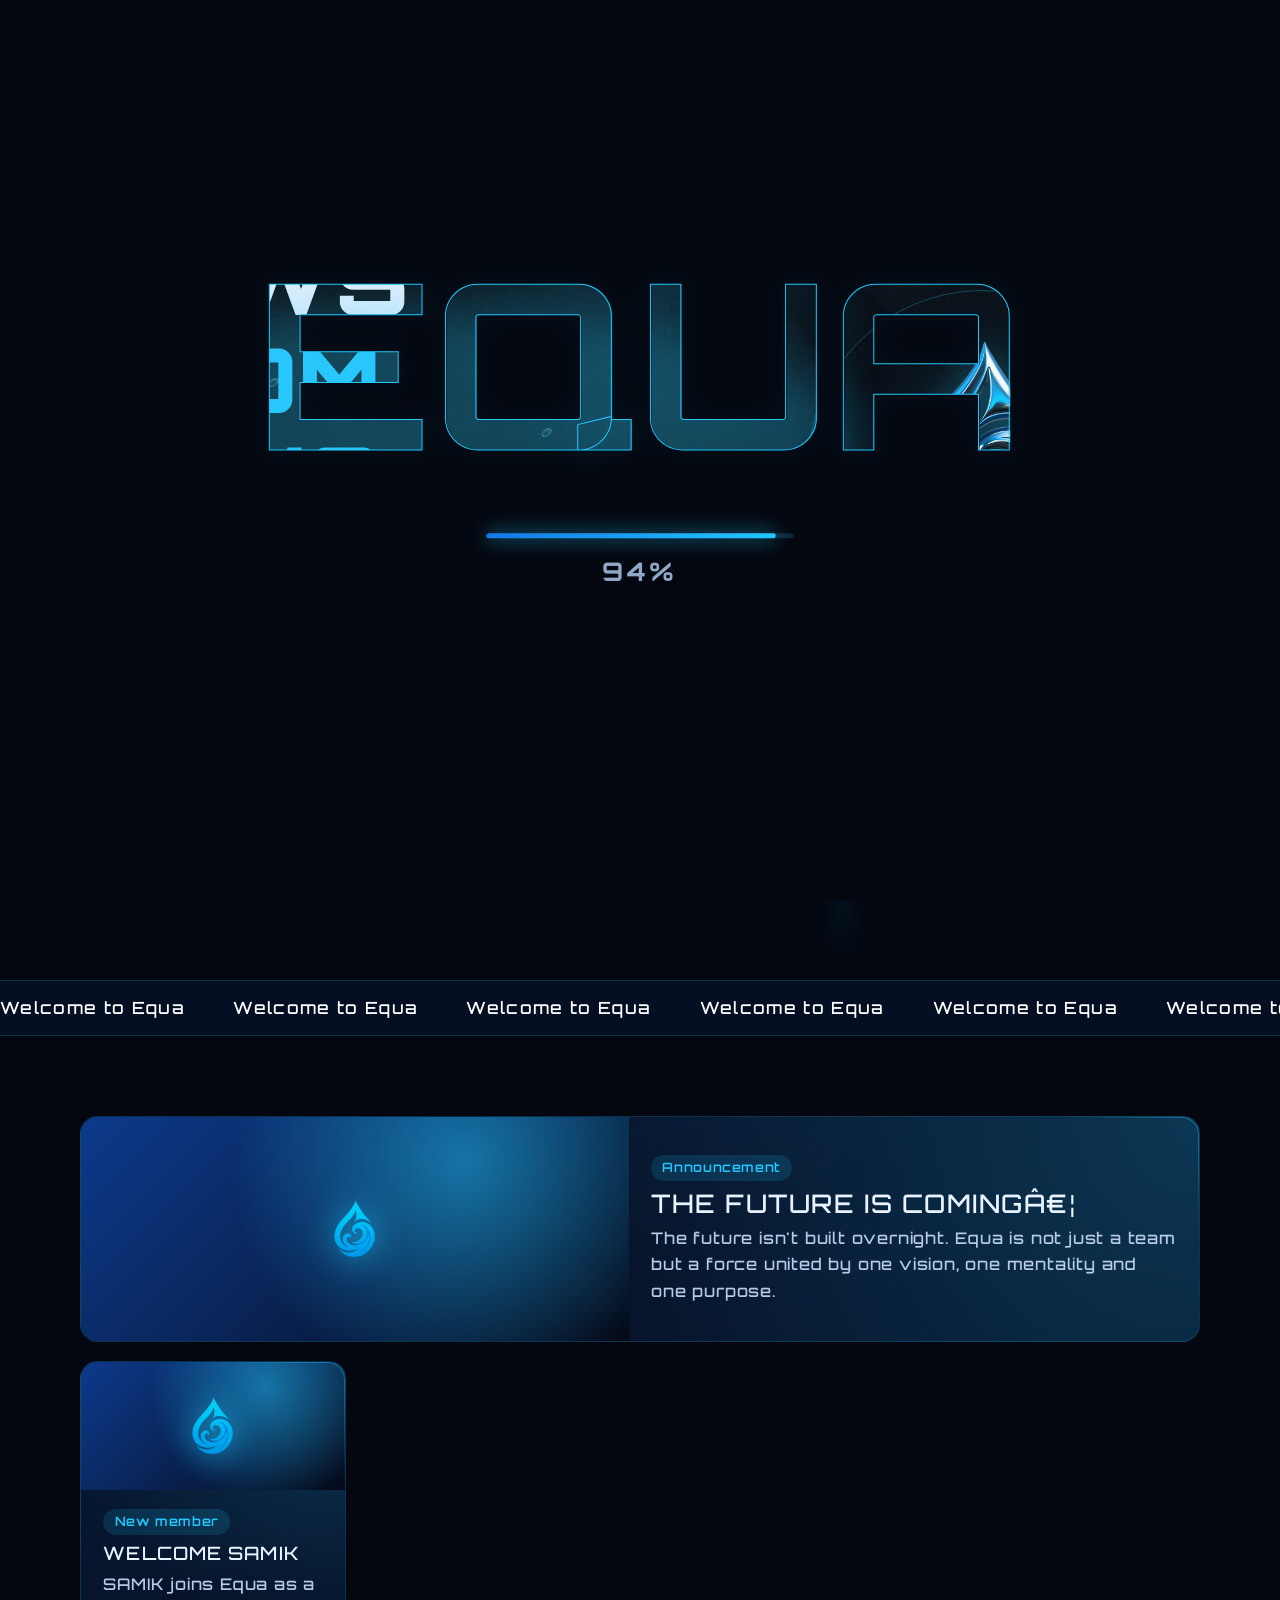
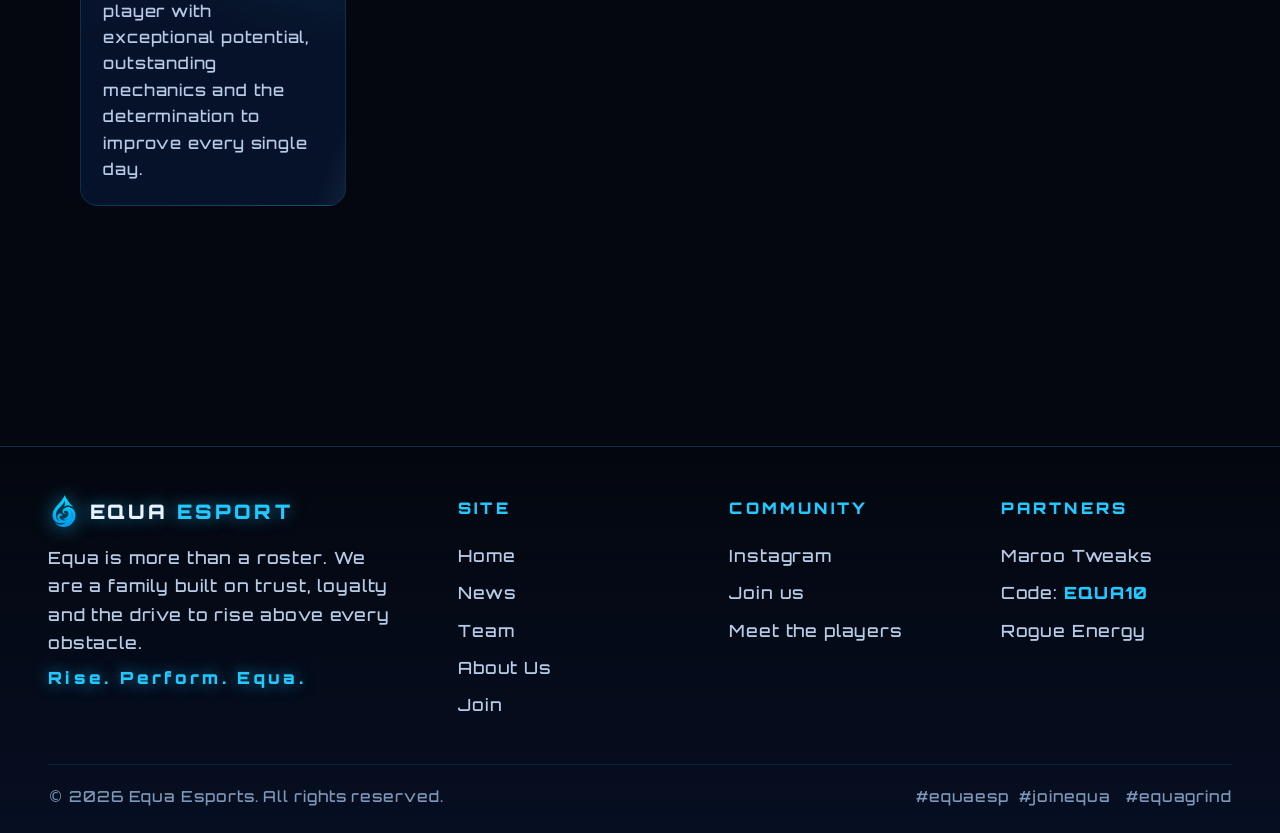
<file: news.html>
<!DOCTYPE html>
<html lang="en" class="lock">

<head>
  <meta charset="utf-8">
  <meta name="viewport" content="width=device-width, initial-scale=1, viewport-fit=cover">
  <title>News | Equa Esport</title>
  <style>
    @font-face {
      font-family: Morganite;
      font-weight: 900;
      font-style: normal;
      font-display: block;
      size-adjust: 150%;
      src: url([data-uri]) format('woff')
    }

    @font-face {
      font-family: Morganite;
      font-weight: 500;
      font-style: normal;
      font-display: block;
      size-adjust: 150%;
      src: url([data-uri]) format('woff')
    }

    @font-face {
      font-family: Morganite;
      font-weight: 700;
      font-style: normal;
      font-display: block;
      size-adjust: 140%;
      src: url([data-uri]) format('woff')
    }

    :root {
      --void: #04070f;
      --abyss: #081631;
      --tide: #1478e6;
      --aqua: #22c8ff;
      --mist: #e8f3ff;
      --dim: #b7cbe6;
      color-scheme: dark;
      box-sizing: border-box;
      padding-top: env(safe-area-inset-top, 0px);
      padding-bottom: env(safe-area-inset-bottom, 0px)
    }

    *,
    *::before,
    *::after {
      box-sizing: inherit
    }

    html {
      scroll-padding-top: env(safe-area-inset-top, 0px)
    }

    body {
      margin: 0;
      background: var(--void);
      color: var(--mist);
      font: 500 1rem/1.6 Morganite, Impact, sans-serif;
      overflow-x: hidden;
      min-height: 100vh
    }

    body::before {
      content: "";
      position: fixed;
      inset: 0 0 auto;
      height: env(safe-area-inset-top, 0px);
      background: var(--void);
      z-index: 60
    }

    body::after {
      content: "";
      position: fixed;
      inset: 0;
      pointer-events: none;
      z-index: 50;
      opacity: .09;
      background-image: url("data:image/svg+xml,%3Csvg xmlns='http://www.w3.org/2000/svg' width='160' height='160'%3E%3Cfilter id='n'%3E%3CfeTurbulence type='fractalNoise' baseFrequency='.9' numOctaves='2'/%3E%3C/filter%3E%3Crect width='100%25' height='100%25' filter='url(%23n)'/%3E%3C/svg%3E")
    }

    a {
      color: inherit;
      text-decoration: none
    }

    h1,
    h2,
    h3 {
      font-family: Morganite, Impact, sans-serif;
      font-weight: 900;
      line-height: 1.1;
      margin: 0;
      text-transform: uppercase
    }

    .bg {
      position: fixed;
      inset: 0;
      z-index: -1;
      overflow: hidden;
      background: radial-gradient(120% 80% at 50% 0, var(--abyss), var(--void) 70%)
    }

    .orb {
      position: absolute;
      border-radius: 50%;
      filter: blur(5rem);
      opacity: .45;
      animation: drift 18s ease-in-out infinite alternate
    }

    .o1 {
      width: 30rem;
      height: 30rem;
      background: var(--tide);
      left: -8rem;
      top: 10%
    }

    .o2 {
      width: 24rem;
      height: 24rem;
      background: var(--aqua);
      right: -6rem;
      top: 45%;
      animation-delay: -6s;
      opacity: .28
    }

    @keyframes drift {
      to {
        transform: translate(4rem, -3rem) scale(1.15)
      }
    }

    #cg {
      position: fixed;
      width: 30rem;
      height: 30rem;
      margin: -15rem 0 0 -15rem;
      border-radius: 50%;
      pointer-events: none;
      z-index: -1;
      background: radial-gradient(circle, rgba(34, 200, 255, .16), transparent 65%);
      left: 50%;
      top: 30%
    }

    header {
      position: sticky;
      top: env(safe-area-inset-top, 0px);
      z-index: 40;
      display: flex;
      align-items: center;
      gap: 1.5rem;
      padding: .75rem clamp(1rem, 4vw, 3rem);
      background: rgba(4, 7, 15, .72);
      backdrop-filter: blur(.9rem);
      -webkit-backdrop-filter: blur(.9rem);
      border-bottom: .0625rem solid rgba(34, 200, 255, .18)
    }

    .brand {
      display: flex;
      align-items: center;
      gap: .6rem;
      font-family: Morganite, Impact, sans-serif;
      font-weight: 900;
      font-size: 1.25rem;
      letter-spacing: .04em
    }

    .brand em {
      font-style: normal;
      color: var(--aqua);
      text-shadow: 0 0 1rem rgba(34, 200, 255, .6)
    }

    .brand svg {
      width: 2rem;
      height: 2rem;
      filter: drop-shadow(0 0 .6rem rgba(34, 200, 255, .7))
    }

    nav {
      display: flex;
      gap: .25rem;
      margin-left: auto;
      overflow-x: auto;
      scrollbar-width: none
    }

    nav a {
      padding: .5rem .9rem;
      font-weight: 600;
      color: var(--dim);
      position: relative;
      white-space: nowrap;
      transition: color .25s
    }

    nav a::after {
      content: "";
      position: absolute;
      left: .9rem;
      right: .9rem;
      bottom: .1rem;
      height: .125rem;
      background: linear-gradient(90deg, var(--tide), var(--aqua));
      transform: scaleX(0);
      transform-origin: left;
      transition: transform .3s
    }

    nav a:hover,
    nav a.on {
      color: #fff
    }

    nav a:hover::after,
    nav a.on::after {
      transform: scaleX(1)
    }

    main {
      max-width: 76rem;
      margin: 0 auto;
      padding: 0 clamp(1rem, 4vw, 3rem)
    }

    .page {
      display: none;
      padding: 3rem 0 5rem
    }

    .page.on {
      display: block;
      animation: in .5s ease
    }

    @keyframes in {
      from {
        opacity: 0;
        transform: translateY(1rem)
      }
    }

    .btn {
      display: inline-block;
      padding: .85rem 1.8rem;
      font-weight: 600;
      font-size: 1.05rem;
      background: linear-gradient(120deg, var(--tide), var(--aqua));
      color: #02101f;
      clip-path: polygon(.8rem 0, 100% 0, calc(100% - .8rem) 100%, 0 100%);
      box-shadow: 0 0 2rem rgba(34, 200, 255, .4);
      transition: transform .2s, filter .2s;
      border: 0;
      cursor: pointer;
      font-family: inherit
    }

    .btn:hover {
      transform: translateY(-.15rem);
      filter: brightness(1.15)
    }

    .btn.ghost {
      background: rgba(34, 200, 255, .1);
      color: var(--mist);
      box-shadow: inset 0 0 0 .0625rem var(--aqua)
    }

    :focus-visible {
      outline: .125rem solid var(--aqua);
      outline-offset: .25rem
    }

    /* hero */
    .hero {
      position: relative;
      min-height: 34rem;
      display: grid;
      grid-template-columns: 1.2fr .8fr;
      align-items: center;
      gap: 2rem
    }

    .wm {
      position: absolute;
      width: min(78rem, 150vw);
      right: -22rem;
      top: -6rem;
      opacity: .17;
      transform: rotate(10deg)
    }

    .beam {
      position: absolute;
      left: 68%;
      top: -3rem;
      bottom: -3rem;
      width: .125rem;
      background: linear-gradient(transparent, var(--aqua) 40%, transparent);
      box-shadow: 0 0 1.5rem var(--aqua), 0 0 4rem rgba(34, 200, 255, .5);
      opacity: .6;
      pointer-events: none
    }

    .join {
      display: grid;
      justify-items: center;
      text-align: center
    }

    .jl {
      width: 7.5rem;
      filter: drop-shadow(0 0 2.5rem rgba(34, 200, 255, .65));
      animation: float 5s ease-in-out infinite
    }

    .jt {
      display: grid;
      font-size: clamp(3rem, 11vw, 6.5rem);
      line-height: 1;
      margin: 1.2rem 0 2.5rem
    }

    .jt span {
      color: #fff
    }

    .jt b {
      font-weight: 900;
      background: linear-gradient(180deg, #3bd8ff, #1478e6);
      -webkit-background-clip: text;
      background-clip: text;
      color: transparent;
      filter: drop-shadow(0 0 1.5rem rgba(34, 200, 255, .45))
    }

    .req {
      list-style: none;
      padding: 0;
      margin: 0 0 2.5rem;
      width: min(100%, 32rem);
      text-align: left
    }

    .req li {
      display: flex;
      align-items: center;
      gap: 1.2rem;
      padding: 1.1rem .5rem;
      border-bottom: .0625rem solid rgba(34, 200, 255, .16);
      font-size: 1.25rem;
      font-weight: 600;
      transition: background .25s, padding .25s
    }

    .req li:hover {
      background: linear-gradient(90deg, rgba(34, 200, 255, .12), transparent);
      padding-left: 1rem
    }

    .req svg {
      width: 2.3rem;
      height: 2.3rem;
      flex: none;
      fill: none;
      stroke: var(--aqua);
      stroke-width: 1.7;
      stroke-linecap: round;
      stroke-linejoin: round;
      filter: drop-shadow(0 0 .5rem rgba(34, 200, 255, .7))
    }

    .req b {
      color: var(--aqua);
      font-weight: 700
    }

    .bars {
      width: .5rem;
      height: 1.6rem;
      border-inline: .125rem solid rgba(255, 255, 255, .7);
      flex: none
    }

    .rp {
      margin: 2rem 0 0;
      color: var(--dim);
      font-weight: 600;
      letter-spacing: .2em
    }

    .hero h1 {
      position: relative;
      font-size: clamp(2.6rem, 7vw, 5.6rem);
      font-weight: 900;
      animation: in .8s .15s ease both
    }

    .hero h1 span {
      color: var(--aqua);
      text-shadow: 0 0 2.5rem rgba(34, 200, 255, .6)
    }

    .hero p {
      position: relative;
      max-width: 30rem;
      color: var(--dim);
      font-size: 1.15rem;
      margin: 1.2rem 0 2rem;
      animation: in .8s .3s ease both
    }

    .cta {
      position: relative;
      display: flex;
      gap: 1rem;
      flex-wrap: wrap;
      animation: in .8s .45s ease both
    }

    .logo-big {
      position: relative;
      display: grid;
      place-items: center
    }

    .logo-big svg {
      width: min(100%, 19rem);
      animation: float 5s ease-in-out infinite;
      filter: drop-shadow(0 0 3rem rgba(34, 200, 255, .55))
    }

    .logo-big::before {
      content: "";
      position: absolute;
      width: 80%;
      aspect-ratio: 1;
      border-radius: 50%;
      border: .0625rem solid rgba(34, 200, 255, .3);
      box-shadow: 0 0 4rem rgba(20, 120, 230, .4), inset 0 0 4rem rgba(20, 120, 230, .25);
      animation: pulse 4s ease-in-out infinite
    }

    @keyframes float {
      50% {
        transform: translateY(-1rem) rotate(2deg)
      }
    }

    @keyframes pulse {
      50% {
        transform: scale(1.08);
        opacity: .5
      }
    }

    .strip {
      margin: 5rem -50vw;
      margin-left: calc(50% - 50vw);
      margin-right: calc(50% - 50vw);
      overflow: hidden;
      border-block: .0625rem solid rgba(34, 200, 255, .2);
      background: rgba(8, 22, 49, .6);
      padding: .8rem 0
    }

    .strip div {
      display: flex;
      gap: 3rem;
      width: max-content;
      font-family: Morganite, Impact, sans-serif;
      font-weight: 800;
      font-size: 1.05rem;
      color: #fff;
      animation: run 28s linear infinite
    }

    @keyframes run {
      to {
        transform: translateX(-50%)
      }
    }

    .sec {
      margin-top: 4.5rem
    }

    .sec-h {
      display: flex;
      align-items: end;
      justify-content: space-between;
      gap: 1rem;
      margin-bottom: 1.6rem
    }

    .sec-h h2,
    .title {
      font-size: clamp(1.6rem, 4vw, 2.7rem)
    }

    .sec-h a {
      position: relative;
      color: var(--aqua);
      font-weight: 600
    }

    .lead {
      color: var(--dim);
      max-width: 40rem;
      font-size: 1.1rem;
      margin: .8rem 0 2.2rem
    }

    /* cards */
    .grid {
      display: grid;
      gap: 1.2rem;
      grid-template-columns: repeat(auto-fill, minmax(16rem, 1fr))
    }

    #homeTeam,
    #allTeam {
      grid-template-columns: repeat(auto-fill, minmax(9.5rem, 1fr));
      gap: 1rem
    }

    .card {
      display: block;
      position: relative;
      overflow: hidden;
      border-radius: 1.1rem;
      background: radial-gradient(circle at 100% 0, rgba(34, 200, 255, .2), transparent 55%), linear-gradient(160deg, rgba(20, 120, 230, .18), rgba(8, 22, 49, .78) 55%);
      border: .0625rem solid rgba(34, 200, 255, .16);
      backdrop-filter: blur(.5rem);
      -webkit-backdrop-filter: blur(.5rem);
      transition: transform .3s, border-color .3s, box-shadow .3s
    }

    .card::before {
      content: "";
      position: absolute;
      inset: 0;
      pointer-events: none;
      border-radius: inherit;
      background: radial-gradient(16rem circle at var(--mx, 50%) var(--my, 0%), rgba(34, 200, 255, .2), transparent 60%);
      opacity: 0;
      transition: opacity .3s
    }

    .card::after {
      content: "";
      position: absolute;
      inset: 0;
      pointer-events: none;
      border-radius: inherit;
      padding: .0625rem;
      background: radial-gradient(12rem circle at var(--mx, 100%) var(--my, 0%), var(--aqua), transparent 65%);
      -webkit-mask: linear-gradient(#000 0 0) content-box, linear-gradient(#000 0 0);
      -webkit-mask-composite: xor;
      mask: linear-gradient(#000 0 0) content-box exclude, linear-gradient(#000 0 0);
      opacity: .45;
      transition: opacity .3s
    }

    .card:hover::before,
    .card:active::before {
      opacity: 1
    }

    .card:hover::after,
    .card:active::after {
      opacity: 1
    }

    .card .in::after {
      content: "";
      position: absolute;
      inset: 0;
      pointer-events: none;
      background: linear-gradient(110deg, transparent 40%, rgba(130, 225, 255, .18) 50%, transparent 60%);
      background-size: 250% 100%;
      background-position: 150% 0
    }

    .card:hover .in::after,
    .card:active .in::after {
      background-position: -50% 0;
      transition: background-position .9s ease
    }

    @keyframes glow {
      from {
        box-shadow: 0 0 1rem rgba(34, 200, 255, .25)
      }

      to {
        box-shadow: 0 0 2.2rem rgba(34, 200, 255, .6)
      }
    }

    .card:hover {
      border-color: rgba(34, 200, 255, .6);
      box-shadow: 0 0 2rem rgba(34, 200, 255, .22);
      transform: translateY(-.25rem)
    }

    .card .in {
      height: 100%;
      padding: 1.4rem;
      position: relative
    }

    .card h3 {
      font-size: 1.15rem;
      margin: .5rem 0 .5rem
    }

    .card p {
      margin: 0;
      color: var(--dim)
    }

    .tag {
      display: inline-block;
      font-size: .8rem;
      font-weight: 600;
      padding: .15rem .7rem;
      background: rgba(34, 200, 255, .14);
      color: var(--aqua);
      border-radius: 2rem
    }

    .thumb {
      height: 8rem;
      margin: -1.4rem -1.4rem 1.1rem;
      display: grid;
      place-items: center;
      background: radial-gradient(circle at 70% 20%, rgba(34, 200, 255, .5), transparent 55%), linear-gradient(135deg, #0d3a8c, #050a18)
    }

    .thumb svg {
      width: 3.2rem;
      opacity: .95;
      filter: drop-shadow(0 0 1rem rgba(34, 200, 255, .8))
    }

    .feat {
      grid-column: 1/-1
    }

    .feat .in {
      display: grid;
      grid-template-columns: 1fr 1fr;
      gap: 1.4rem;
      align-items: center
    }

    .feat .thumb {
      height: auto;
      margin: -1.4rem 0 -1.4rem -1.4rem;
      min-height: 14rem
    }

    .feat h3 {
      font-size: 1.6rem
    }

    .art {
      max-width: 46rem;
      margin: 0 auto
    }

    .art h2 {
      font-size: clamp(1.8rem, 5vw, 3rem);
      margin: 1rem 0 1.2rem
    }

    .art h3 {
      font-size: 1.2rem;
      margin: 2.6rem 0 .8rem;
      color: var(--aqua);
      letter-spacing: .04em
    }

    .art p {
      color: var(--dim);
      font-size: 1.1rem;
      line-height: 1.8;
      margin: 0 0 1rem
    }

    .art p.lead {
      color: var(--mist);
      font-size: 1.3rem;
      line-height: 1.7;
      max-width: none;
      margin: 0 0 1rem
    }

    .art blockquote {
      margin: 1.6rem 0;
      padding: 1.1rem 1.4rem;
      border-left: .25rem solid var(--aqua);
      background: linear-gradient(90deg, rgba(34, 200, 255, .14), transparent);
      font-family: Morganite, Impact, sans-serif;
      font-weight: 700;
      font-size: 1.15rem;
      line-height: 1.5;
      color: #fff
    }

    .art .htags {
      color: var(--aqua);
      font-weight: 600;
      letter-spacing: .05em;
      margin-top: 2rem
    }

    .art .off .grid {
      grid-template-columns: repeat(auto-fit, minmax(15rem, 1fr))
    }

    .hero.sub {
      min-height: 20rem
    }

    .strip+* {
      margin-top: 0
    }

    .hero.sub .logo-big svg {
      width: min(100%, 14rem)
    }

    @media (max-width:48em) {
      .feat .in {
        grid-template-columns: 1fr
      }

      .feat .thumb {
        margin: -1.4rem -1.4rem 0;
        min-height: 9rem
      }
    }

    .member .in {
      display: flex;
      flex-direction: column;
      align-items: center;
      text-align: center;
      gap: .5rem;
      padding: 1.8rem 1rem 1.4rem
    }

    .member .num {
      position: absolute;
      left: .9rem;
      top: .8rem;
      font-family: Morganite, Impact, sans-serif;
      font-size: .75rem;
      font-weight: 700;
      color: var(--dim);
      letter-spacing: .1em
    }

    .av {
      width: 4.6rem;
      height: 4.6rem;
      border-radius: 50%;
      display: grid;
      place-items: center;
      background: radial-gradient(circle at 50% 30%, rgba(34, 200, 255, .35), rgba(8, 22, 49, .9) 70%);
      border: .0625rem solid rgba(34, 200, 255, .4);
      box-shadow: 0 0 1.5rem rgba(34, 200, 255, .3);
      animation: glow 3s ease-in-out infinite alternate
    }

    .av svg {
      width: 2.5rem;
      height: 2.5rem;
      filter: drop-shadow(0 0 .5rem rgba(34, 200, 255, .7))
    }

    .member h3 {
      font-size: 1.05rem;
      letter-spacing: .06em;
      margin: .5rem 0 .2rem
    }

    .two {
      display: grid;
      grid-template-columns: 1fr 1fr;
      gap: 2.5rem;
      align-items: center
    }

    .two p {
      color: var(--dim);
      font-size: 1.1rem
    }

    .vals {
      display: grid;
      gap: 1.2rem;
      margin-top: 2rem
    }

    .partner {
      display: flex;
      flex-direction: column;
      align-items: flex-start;
      justify-content: flex-start;
      gap: 1.4rem
    }

    .partner strong {
      font-family: Morganite, Impact, sans-serif;
      font-size: 2.4rem;
      font-weight: 400
    }

    form {
      display: grid;
      gap: 1rem;
      max-width: 34rem
    }

    label {
      display: grid;
      gap: .35rem;
      font-weight: 600
    }

    input,
    select,
    textarea {
      font: inherit;
      color: var(--mist);
      background: rgba(8, 22, 49, .8);
      border: .0625rem solid rgba(34, 200, 255, .3);
      padding: .8rem 1rem;
      border-radius: .3rem
    }

    input:focus,
    select:focus,
    textarea:focus {
      outline: none;
      border-color: var(--aqua);
      box-shadow: 0 0 1.2rem rgba(34, 200, 255, .35)
    }

    #ok {
      display: none;
      color: var(--aqua);
      font-weight: 600
    }

    footer {
      border-top: .0625rem solid rgba(34, 200, 255, .18);
      padding: 3rem clamp(1rem, 4vw, 3rem) 1.5rem;
      color: var(--dim);
      background: linear-gradient(180deg, transparent, rgba(8, 22, 49, .55))
    }

    .ft {
      display: grid;
      grid-template-columns: 1.6fr 1fr 1fr 1fr;
      gap: 2.5rem;
      max-width: 76rem;
      margin: 0 auto
    }

    .fb p {
      margin: 1rem 0 .6rem;
      max-width: 22rem
    }

    .fb em {
      display: block;
      font-style: normal;
      font-family: Morganite, Impact, sans-serif;
      font-weight: 700;
      font-size: .8rem;
      letter-spacing: .2em;
      color: var(--aqua)
    }

    .fc h4 {
      margin: 0 0 1rem;
      font-family: Morganite, Impact, sans-serif;
      font-size: .85rem;
      letter-spacing: .15em;
      text-transform: uppercase;
      color: var(--mist)
    }

    .fc a,
    .fc span {
      position: relative;
      display: block;
      width: max-content;
      max-width: 100%;
      padding: .3rem 0;
      color: var(--dim);
      transition: color .25s
    }

    .fc span b {
      color: var(--aqua);
      font-family: Morganite, Impact, sans-serif
    }

    .fc a::after,
    .sec-h a::after {
      content: "";
      position: absolute;
      left: 0;
      right: 0;
      bottom: .1rem;
      height: .125rem;
      background: linear-gradient(90deg, var(--tide), var(--aqua));
      transform: scaleX(0);
      transform-origin: left;
      transition: transform .3s
    }

    .fc a:hover,
    .sec-h a:hover {
      color: #fff
    }

    .fc a:hover::after,
    .sec-h a:hover::after {
      transform: scaleX(1)
    }

    .fbot {
      max-width: 76rem;
      margin: 2.5rem auto 0;
      padding-top: 1.2rem;
      border-top: .0625rem solid rgba(34, 200, 255, .14);
      display: flex;
      justify-content: space-between;
      flex-wrap: wrap;
      gap: .6rem;
      font-size: .9rem
    }

    @media (max-width:48em) {
      .ft {
        grid-template-columns: 1fr 1fr
      }

      .fb {
        grid-column: 1/-1
      }
    }

    @media (max-width:48em) {

      .hero,
      .two,
      .feat {
        grid-template-columns: 1fr
      }

      .logo-big {
        order: -1
      }

      .logo-big svg {
        width: 11rem
      }

      .feat .thumb {
        margin: -1.4rem -1.4rem 1.1rem;
        min-height: 9rem
      }

      header {
        flex-wrap: wrap;
        gap: .4rem
      }

      .beam {
        display: none
      }

      nav {
        margin-left: 0;
        width: 100%
      }

      .hero {
        min-height: 0
      }
    }

    .off {
      margin-top: 4.5rem;
      text-align: center
    }

    .off h2 {
      font-size: clamp(2rem, 7vw, 3.6rem);
      margin-bottom: 2rem
    }

    .off h2 b {
      color: var(--aqua);
      text-shadow: 0 0 2rem rgba(34, 200, 255, .6)
    }

    .off .grid {
      text-align: left;
      grid-template-columns: repeat(auto-fit, minmax(18rem, 1fr))
    }

    .off .in {
      display: flex;
      gap: 1.2rem;
      align-items: flex-start
    }

    .off .ico {
      flex: none;
      width: 3.6rem;
      height: 3.6rem;
      border-radius: 1rem;
      background: rgba(20, 120, 230, .28);
      display: grid;
      place-items: center
    }

    .off .ico svg {
      width: 1.9rem;
      height: 1.9rem;
      fill: none;
      stroke: var(--aqua);
      stroke-width: 1.8;
      stroke-linecap: round;
      stroke-linejoin: round
    }

    .off h3 {
      margin: 0 0 .5rem;
      font-size: 1.25rem
    }

    html.lock {
      overflow: hidden
    }

    #intro {
      position: fixed;
      inset: 0;
      z-index: 100;
      overflow: hidden;
      transition: opacity .35s ease, visibility .35s ease
    }

    #intro.closing {
      opacity: 0;
      visibility: hidden
    }

    #intro svg {
      display: block;
      width: 100%;
      height: 100%;
      overflow: visible;
      transform-origin: 0 0;
      backface-visibility: hidden;
      will-change: transform
    }

    #ibar {
      transition: opacity .25s
    }

    @media (prefers-reduced-motion:reduce) {
      * {
        animation: none !important;
        transition: none !important
      }
    }

    .strip div {
      gap: 0;
      animation-duration: 100s
    }

    .strip span {
      padding-right: 3rem;
      white-space: nowrap
    }

    html {
      scroll-padding-top: calc(var(--hh, 6rem) + 1rem)
    }

    .hero,
    .hero.sub {
      min-height: calc(100svh - var(--hh, 6rem) - 3rem)
    }

    .hero {
      padding-bottom: 5.5rem
    }

    @media (max-width:48em) {
      .hero {
        gap: 1rem
      }

      .hero .logo-big svg,
      .hero.sub .logo-big svg {
        width: 8.5rem
      }
    }

    html {
      scrollbar-width: thin;
      scrollbar-color: #1478e6 #050a18
    }

    ::-webkit-scrollbar {
      width: .75rem;
      height: .75rem
    }

    ::-webkit-scrollbar-track {
      background: #050a18;
      border-left: .0625rem solid rgba(34, 200, 255, .12)
    }

    ::-webkit-scrollbar-thumb {
      background: linear-gradient(180deg, var(--aqua), var(--tide));
      border-radius: 1rem;
      border: .1875rem solid #050a18;
      box-shadow: 0 0 .6rem rgba(34, 200, 255, .6)
    }

    ::-webkit-scrollbar-thumb:hover {
      background: linear-gradient(180deg, #7fe3ff, #2f8cff)
    }

    .down {
      position: absolute;
      left: 50%;
      bottom: 1.6rem;
      width: 3rem;
      height: 4.6rem;
      margin: 0;
      padding: 0;
      border-radius: 2rem;
      border: .0625rem solid transparent;
      background: linear-gradient(rgba(6, 16, 36, .78), rgba(6, 16, 36, .78)) padding-box, linear-gradient(180deg, var(--aqua), rgba(20, 120, 230, .25)) border-box;
      display: flex;
      flex-direction: column;
      align-items: center;
      justify-content: center;
      cursor: pointer;
      box-shadow: 0 0 1.8rem rgba(34, 200, 255, .3);
      backdrop-filter: blur(.4rem);
      -webkit-backdrop-filter: blur(.4rem);
      animation: bounce 2s ease-in-out infinite;
      transition: opacity .4s, visibility .4s, box-shadow .3s
    }

    .down svg {
      width: 1.4rem;
      height: .9rem;
      fill: none;
      stroke: var(--aqua);
      stroke-width: 2.6;
      stroke-linecap: round;
      stroke-linejoin: round;
      filter: drop-shadow(0 0 .35rem rgba(34, 200, 255, .9));
      animation: casc 1.6s ease-in-out infinite
    }

    .down svg:last-child {
      animation-delay: .25s
    }

    .down:hover {
      box-shadow: 0 0 2.6rem rgba(34, 200, 255, .6)
    }

    .down.gone {
      opacity: 0;
      visibility: hidden;
      pointer-events: none
    }

    @keyframes casc {

      0%,
      100% {
        opacity: .25;
        transform: translateY(-.15rem)
      }

      50% {
        opacity: 1;
        transform: translateY(.15rem)
      }
    }

    @keyframes bounce {

      0%,
      100% {
        transform: translate(-50%, 0)
      }

      50% {
        transform: translate(-50%, .6rem)
      }
    }

    .code {
      display: inline-flex;
      align-items: center;
      gap: .8rem;
      cursor: pointer;
      font-family: Morganite, Impact, sans-serif;
      font-weight: 900;
      font-size: 1.3rem;
      letter-spacing: .1em;
      color: #fff;
      padding: .5rem 1.4rem .5rem .5rem;
      border: .0625rem solid transparent;
      border-radius: 3rem;
      background: linear-gradient(#071226, #071226) padding-box, linear-gradient(135deg, var(--tide), var(--aqua)) border-box;
      box-shadow: 0 0 1.6rem rgba(34, 200, 255, .25);
      transition: box-shadow .3s, transform .2s;
      white-space: nowrap
    }

    .code small {
      font-size: .62rem;
      letter-spacing: .18em;
      padding: .4rem .75rem;
      border-radius: 2rem;
      background: linear-gradient(135deg, var(--tide), var(--aqua));
      color: #04101f;
      font-weight: 800
    }

    .code:hover {
      box-shadow: 0 0 2.4rem rgba(34, 200, 255, .55);
      transform: translateY(-.125rem)
    }

    body {
      letter-spacing: .04em;
      line-height: 1.65
    }

    h1,
    h2,
    h3 {
      letter-spacing: .02em;
      font-weight: 900
    }

    .btn,
    .brand,
    nav a {
      letter-spacing: .06em
    }

    .fb p {
      font-size: 1.2rem;
      line-height: 1.7;
      color: #c9d9ef;
      letter-spacing: .05em
    }

    .fb em {
      font-size: 1.05rem;
      font-weight: 900;
      letter-spacing: .25em
    }

    .fc h4 {
      font-size: 1.25rem;
      font-weight: 900;
      letter-spacing: .12em;
      color: var(--aqua)
    }

    .fc a,
    .fc span {
      font-size: 1.2rem;
      font-weight: 700;
      letter-spacing: .06em;
      color: #c9d9ef;
      padding: .4rem 0
    }

    .fc span b {
      font-weight: 900;
      letter-spacing: .1em
    }

    .fbot {
      font-size: 1.05rem;
      letter-spacing: .06em;
      color: #9fb6d6
    }

    .art p,
    .card p,
    .hero p {
      letter-spacing: .05em
    }

    .strip div {
      font-weight: 500;
      letter-spacing: .08em
    }

    .card h3,
    .member h3 {
      font-weight: 500;
      letter-spacing: .06em
    }

    .fb p {
      font-size: 1.05rem;
      font-weight: 500;
      color: var(--dim);
      letter-spacing: .05em
    }

    .fb em {
      font-size: .95rem;
      font-weight: 500;
      letter-spacing: .25em
    }

    .fc h4 {
      font-size: 1rem;
      font-weight: 500;
      letter-spacing: .18em;
      color: var(--aqua)
    }

    .fc a,
    .fc span {
      font-size: 1.05rem;
      font-weight: 500;
      letter-spacing: .05em;
      color: var(--dim);
      padding: .3rem 0
    }

    .fc span b {
      font-weight: 500
    }

    .fbot {
      font-size: .95rem;
      font-weight: 500;
      color: #7f98ba
    }
  </style>
  <link rel="stylesheet" href="styles.css">
  <link rel="icon" href="unnamed.png">
</head>

<body>
  <svg width="0" height="0" style="position:absolute" aria-hidden="true">
    <defs>
      <mask id="im" maskUnits="userSpaceOnUse" x="-6000" y="-6000" width="13000" height="13000">
        <rect x="-6000" y="-6000" width="13000" height="13000" fill="#fff" />
        <text x="500" y="300" text-anchor="middle" textLength="600" lengthAdjust="spacing"
          font-family="Orbitron,system-ui,sans-serif" font-weight="700" font-size="180" fill="#000">EQUA</text>
      </mask>
      <linearGradient id="g" x1="0" y1="0" x2="1" y2="1">
        <stop offset="0" stop-color="#22c8ff" />
        <stop offset="1" stop-color="#1478e6" />
      </linearGradient>
      <symbol id="drop" viewBox="0 0 100 110">
        <image
          href="[data-uri]"
          x="0" y="0" width="100" height="110" preserveAspectRatio="xMidYMid meet" />
      </symbol>
    </defs>
  </svg>
  <div class="bg">
    <div class="orb o1"></div>
    <div class="orb o2"></div><svg class="wm" viewBox="0 0 64 72" aria-hidden="true">
      <use href="#drop" />
    </svg>
  </div>
  <div id="cg"></div>
  <div class="water-layer" aria-hidden="true"></div>
  <div id="intro" aria-hidden="true">
    <svg viewBox="0 0 1000 600" preserveAspectRatio="xMidYMid meet">
      <defs>
        <linearGradient id="ib" x1="0" x2="1">
          <stop offset="0" stop-color="#1478e6" />
          <stop offset="1" stop-color="#22c8ff" />
        </linearGradient>
      </defs>
      <rect x="-6000" y="-6000" width="13000" height="13000" fill="#04070f" mask="url(#im)" />
      <text id="iout" x="500" y="300" text-anchor="middle" textLength="600" lengthAdjust="spacing"
        font-family="Orbitron,system-ui,sans-serif" font-weight="700" font-size="180" fill="none" stroke="#22c8ff"
        stroke-width="1" vector-effect="non-scaling-stroke" style="filter:drop-shadow(0 0 10px rgba(34,200,255,.75))">EQUA</text>
      <g id="ibar">
        <rect x="380" y="365" width="240" height="4" rx="2" fill="rgba(34,200,255,.18)" />
        <rect id="ifill" x="380" y="365" width="0" height="4" rx="2" fill="url(#ib)"
          style="filter:drop-shadow(0 0 8px rgba(34,200,255,.9))" />
        <text id="ipct" x="500" y="402" text-anchor="middle" font-family="Orbitron,system-ui,sans-serif" font-weight="700"
          font-size="14" letter-spacing="2" fill="#8fa8c8">0%</text>
      </g>
    </svg>
  </div>

  <header>
    <a class="brand" href="index.html"><svg>
        <use href="#drop" />
      </svg><span>EQUA <em>ESPORT</em></span></a>
    <button class="menu-toggle" type="button" aria-controls="nav" aria-expanded="false" aria-label="Open menu">
      <span></span><span></span><span></span>
    </button>
    <nav id="nav">
      <a href="index.html" data-p="domu">Home</a>
      <a href="news.html" data-p="novinky">News</a>
      <a href="team.html" data-p="tym">Team</a>
      <a href="about.html" data-p="o-nas">About Us</a>
      <a href="join.html" data-p="nabor">Join</a>
    </nav>
  </header>


  <main>
    <section class="page on" id="p-novinky">
      <div class="hero sub">
        <div class="beam" aria-hidden="true"></div>
        <div>
          <h1>News<br><span>from Equa.</span></h1>
          <p>New signings, tournaments and everything important happening in the team.</p>
          <div class="cta"><a class="btn" href="team.html">Meet the team</a><a class="btn ghost" href="join.html">Join us</a>
          </div>
        </div>
        <div class="logo-big"><img class="hero-logo" src="metalic.png" alt="Equa metallic logo"></div>
      </div>
      <div class="strip" aria-hidden="true">
        <div><span>Welcome to Equa</span><span>Welcome to Equa</span><span>Welcome to Equa</span><span>Welcome to
            Equa</span></div>
      </div>
      <div class="grid" id="allNews"></div>
    </section>
  </main>

  <footer>
    <div class="ft">
      <div class="fb"><a class="brand" href="index.html"><svg>
            <use href="#drop" />
          </svg><span><strong>EQUA</strong> <em>ESPORT</em></span></a>
        <p>Equa is more than a roster. We are a family built on trust, loyalty and the drive to rise above every
          obstacle.</p><em>Rise. Perform. Equa.</em>
      </div>
      <div class="fc">
        <h4>Site</h4><a href="index.html">Home</a><a href="news.html">News</a><a href="team.html">Team</a><a
          href="about.html">About Us</a><a href="join.html">Join</a>
      </div>
      <div class="fc">
        <h4>Community</h4><a href="https://instagram.com/equa.esp" target="_blank" rel="noopener">Instagram</a><a
          href="join.html">Join us</a><a href="team.html">Meet the players</a>
      </div>
      <div class="fc">
        <h4>Partners</h4><a href="https://www.instagram.com/marootweaks" target="_blank" rel="noopener">Maroo
          Tweaks</a><span>Code: <b>EQUA10</b></span><span>Rogue Energy</span>
      </div>
    </div>
    <div class="fbot"><span>© 2026 Equa Esports. All rights reserved.</span><span>#equaesp&nbsp;&nbsp;#joinequa&nbsp;&nbsp;
        #equagrind</span></div>
  </footer>

  <script>
    var news = [
      { t: "THE FUTURE IS COMINGâ€¦", g: "Announcement", d: "The future isn't built overnight. Equa is not just a team but a force united by one vision, one mentality and one purpose." },
      { t: "Welcome SAMIK", g: "New member", d: "SAMIK joins Equa as a player with exceptional potential, outstanding mechanics and the determination to improve every single day." }
    ];
    var team = [["Tobyson", "Player"], ["Nexi", "Competitive prospect"], ["Floper", "Competitive prospect"], ["Apexik", "Player"], ["Laoka", "Player"], ["Dragon", "New member"], ["Skayz", "Player"], ["Pleby", "New member"], ["Makoz", "New member"], ["Sprucex", "New member"], ["Qndy", "Player"]];
    var ic = '<svg viewBox="0 0 64 72"><use href="#drop"/></svg>';
    function nc(n, f) { return '<a class="card' + (f ? ' feat' : '') + '" href="news.html"><div class="in"><div class="thumb">' + ic + '</div><div><span class="tag">' + n.g + '</span><h3>' + n.t + '</h3><p>' + n.d + '</p></div></div></a>' }
    function tc(m, i) { return '<div class="card member"><div class="in"><span class="num">' + String(i + 1).padStart(2, '0') + '</span><div class="av">' + ic + '</div><h3>' + m[0] + '</h3><span class="tag">' + m[1] + '</span></div></div>' }
    function setHtml(id, html) { var el = document.getElementById(id); if (el) el.innerHTML = html; }
    setHtml('homeNews', news.slice(0, 3).map(function (n) { return nc(n) }).join(''));
    setHtml('allNews', news.map(function (n, i) { return nc(n, i === 0) }).join(''));
    setHtml('homeTeam', team.slice(0, 4).map(tc).join(''));
    setHtml('allTeam', team.map(tc).join(''));

    document.title = document.title;

    var currentPage = location.pathname.split('/').pop() || 'index.html';
    document.querySelectorAll('header nav a').forEach(function (link) {
      if (link.getAttribute('href') === currentPage) {
        link.classList.add('active');
        link.setAttribute('aria-current', 'page');
      }
    });

    var menuToggle = document.querySelector('.menu-toggle'), nav = document.getElementById('nav');
    function closeMenu() {
      if (!menuToggle || !nav) return;
      menuToggle.setAttribute('aria-expanded', 'false');
      menuToggle.setAttribute('aria-label', 'Open menu');
      nav.classList.remove('open');
    }
    menuToggle.addEventListener('click', function () {
      var open = menuToggle.getAttribute('aria-expanded') === 'true';
      menuToggle.setAttribute('aria-expanded', String(!open));
      menuToggle.setAttribute('aria-label', open ? 'Open menu' : 'Close menu');
      nav.classList.toggle('open', !open);
    });
    document.addEventListener('keydown', function (e) { if (e.key === 'Escape') closeMenu() });

    var cg = document.getElementById('cg');
    window.addEventListener('pointermove', function (e) { cg.style.left = e.clientX + 'px'; cg.style.top = e.clientY + 'px' });
    (function () {
      var layer = document.querySelector('.water-layer');
      if (!layer) return;
      for (var i = 0; i < 18; i++) {
        var drop = document.createElement('span');
        drop.className = 'water-drop';
        drop.style.left = (6 + Math.random() * 88) + '%';
        drop.style.top = (8 + Math.random() * 82) + '%';
        drop.style.setProperty('--drift', (6 + Math.random() * 6) + 's');
        drop.style.animationDelay = (-Math.random() * 6) + 's';
        layer.appendChild(drop);
      }
      addEventListener('pointermove', function (e) {
        layer.querySelectorAll('.water-drop').forEach(function (drop) {
          var r = drop.getBoundingClientRect(), dx = e.clientX - (r.left + r.width / 2), dy = e.clientY - (r.top + r.height / 2);
          var distance = Math.sqrt(dx * dx + dy * dy);
          drop.classList.toggle('near', distance < 130);
          if (distance < 130) drop.style.transform = 'translate(' + (-dx / 5) + 'px,' + (-dy / 5) + 'px) rotate(35deg)';
          else drop.style.transform = '';
        });
      }, { passive: true });
    })();

    (function () {
      var it = document.getElementById('intro'), f = document.getElementById('ifill'), p = document.getElementById('ipct'), bar = document.getElementById('ibar'), root = document.documentElement, over = false;
      if (sessionStorage.getItem('equaIntroSeen') === '1') {
        it.remove();
        root.classList.remove('lock');
        return;
      }
      sessionStorage.setItem('equaIntroSeen', '1');
      function done() {
        if (over) return;
        over = true;
        it.remove();
        root.classList.remove('lock');
      }
      function zoom() {
        bar.style.opacity = 0;
        var svg = it.querySelector('svg'), vw = innerWidth, vh = innerHeight;
        var fit = Math.min(vw / 1000, vh / 600), offsetX = (vw - 1000 * fit) / 2, offsetY = (vh - 600 * fit) / 2;
        var targetX = offsetX + 560 * fit, targetY = offsetY + 220 * fit, scale = 12;
        svg.style.transformOrigin = '0 0';
        svg.style.transition = 'none';
        svg.offsetWidth;
        svg.style.transition = 'transform 3s cubic-bezier(.62,0,1,1)';
        requestAnimationFrame(function () {
          svg.style.transform = 'translate3d(' + (vw / 2 - targetX * scale) + 'px,' + (vh / 2 - targetY * scale) + 'px,0) scale(' + scale + ')';
        });
        setTimeout(done, 3050);
      }
      function run() {
        var t0 = performance.now(), dur = 2600;
        function step(n) {
          var k = Math.min((n - t0) / dur, 1), e = k * k * (3 - 2 * k);
          f.setAttribute('width', e * 240); p.textContent = Math.round(e * 100) + '%';
          if (k < 1) requestAnimationFrame(step); else setTimeout(zoom, 350);
        }
        requestAnimationFrame(step);
      }
      setTimeout(done, 15000);
      (document.fonts && document.fonts.ready ? document.fonts.ready : Promise.resolve()).then(run);
    })();

    document.addEventListener('pointermove', function (e) {
      var c = e.target.closest && e.target.closest('.tilt');
      document.querySelectorAll('.tilt').forEach(function (t) { if (t !== c) t.style.transform = '' });
      if (!c) return;
      var r = c.getBoundingClientRect(), x = (e.clientX - r.left) / r.width - .5, y = (e.clientY - r.top) / r.height - .5;
      c.style.transform = 'perspective(40rem) rotateY(' + x * 12 + 'deg) rotateX(' + (-y * 12) + 'deg) translateY(-.2rem)';
    });


    document.addEventListener('pointermove', function (e) {
      var c = e.target.closest && e.target.closest('.card');
      if (!c) return;
      var r = c.getBoundingClientRect();
      c.style.setProperty('--mx', (e.clientX - r.left) + 'px'); c.style.setProperty('--my', (e.clientY - r.top) + 'px');
    });

    (function () {
      document.querySelectorAll('.strip>div').forEach(function (d) { var u = d.firstElementChild.outerHTML, h = ''; for (var i = 0; i < 20; i++)h += u; d.innerHTML = h + h });
      var hd = document.querySelector('header');
      function hh() { document.documentElement.style.setProperty('--hh', hd.offsetHeight + 'px') }
      hh(); addEventListener('resize', hh);
      document.querySelectorAll('.hero').forEach(function (hr) {
        var b = document.createElement('button'); b.className = 'down'; b.setAttribute('aria-label', 'Scroll down');
        b.innerHTML = '<svg viewBox="0 0 24 24"><path d="M5 8l7 7 7-7"/></svg><svg viewBox="0 0 24 24"><path d="M5 8l7 7 7-7"/></svg>';
        b.onclick = function () { var t = hr.nextElementSibling; if (t) t.scrollIntoView({ behavior: 'smooth', block: 'start' }) };
        hr.appendChild(b);
      });
    })();

    (function () {
      function chk() { var g = scrollY > 80; document.querySelectorAll('.down').forEach(function (d) { d.classList.toggle('gone', g) }) }
      addEventListener('scroll', chk, { passive: true }); chk();
      document.addEventListener('click', function (e) {
        var c = e.target.closest && e.target.closest('.code'); if (!c) return;
        var sm = c.querySelector('small');
        try { navigator.clipboard && navigator.clipboard.writeText('EQUA10').catch(function () { }) } catch (x) { }
        sm.textContent = 'COPIED'; setTimeout(function () { sm.textContent = 'CODE' }, 1500);
      });
    })();
  </script>

</body>
</html>
</file>
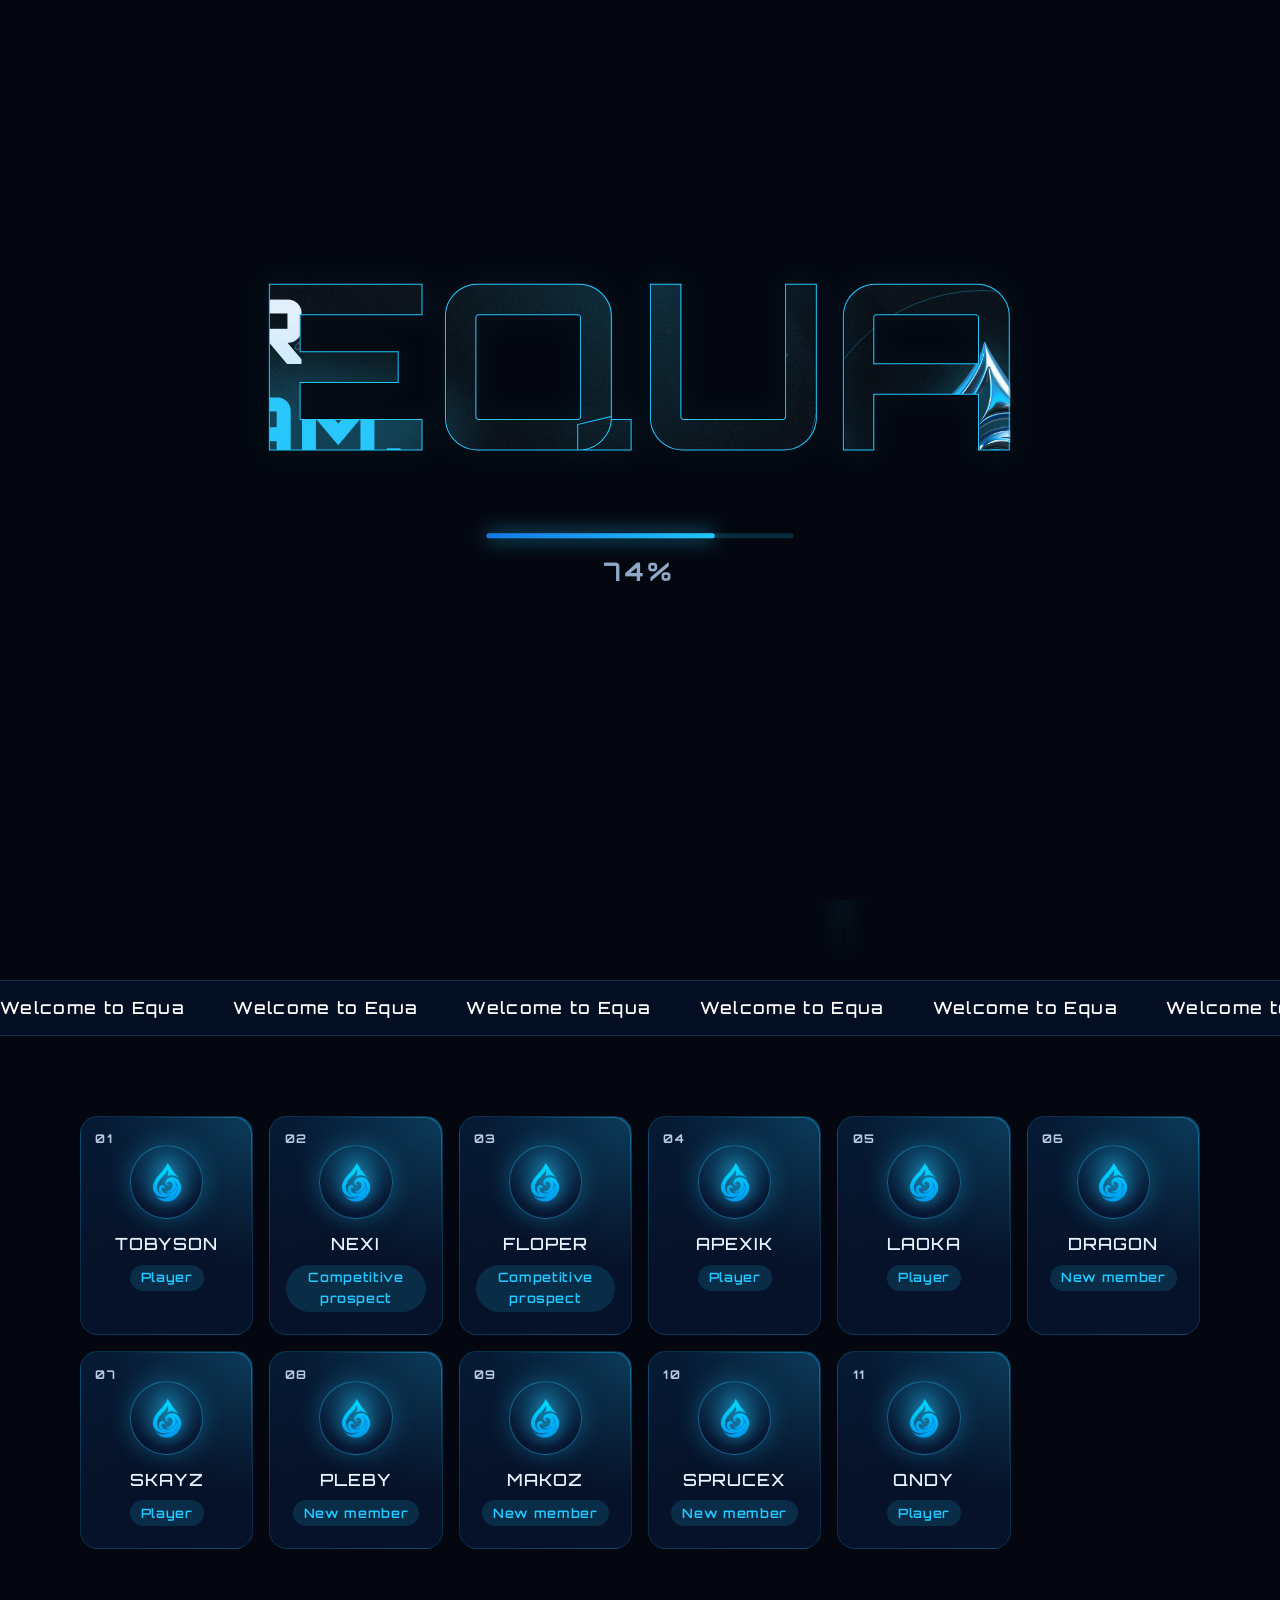
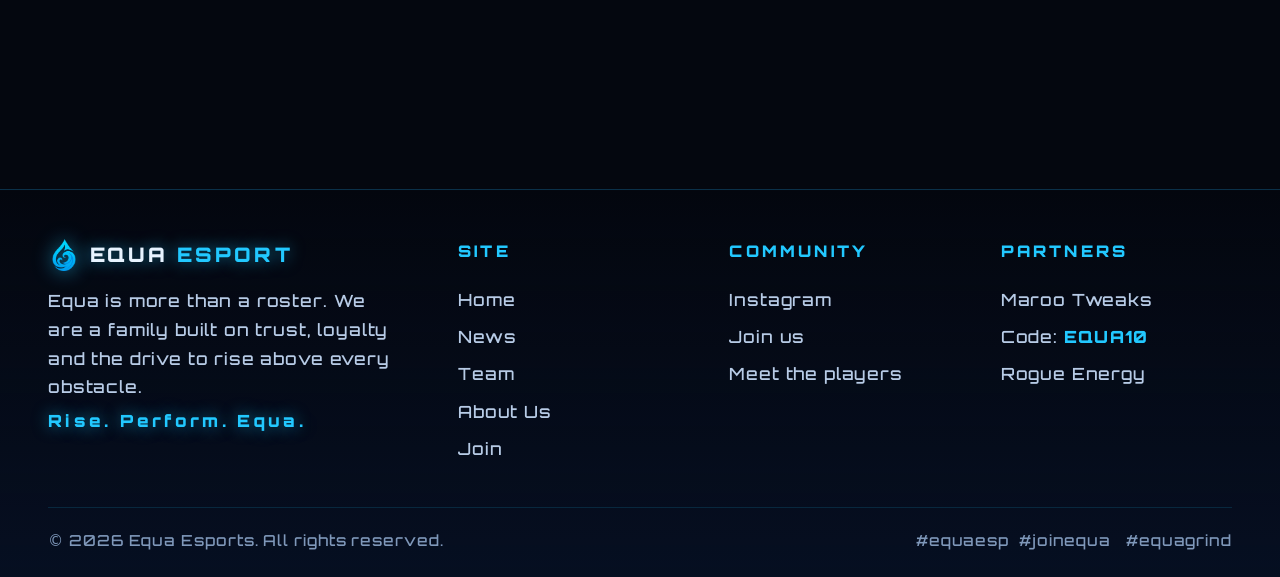
<file: team.html>
<!DOCTYPE html>
<html lang="en" class="lock">

<head>
  <meta charset="utf-8">
  <meta name="viewport" content="width=device-width, initial-scale=1, viewport-fit=cover">
  <title>Team | Equa Esport</title>
  <style>
    @font-face {
      font-family: Morganite;
      font-weight: 900;
      font-style: normal;
      font-display: block;
      size-adjust: 150%;
      src: url([data-uri]) format('woff')
    }

    @font-face {
      font-family: Morganite;
      font-weight: 500;
      font-style: normal;
      font-display: block;
      size-adjust: 150%;
      src: url([data-uri]) format('woff')
    }

    @font-face {
      font-family: Morganite;
      font-weight: 700;
      font-style: normal;
      font-display: block;
      size-adjust: 140%;
      src: url([data-uri]) format('woff')
    }

    :root {
      --void: #04070f;
      --abyss: #081631;
      --tide: #1478e6;
      --aqua: #22c8ff;
      --mist: #e8f3ff;
      --dim: #b7cbe6;
      color-scheme: dark;
      box-sizing: border-box;
      padding-top: env(safe-area-inset-top, 0px);
      padding-bottom: env(safe-area-inset-bottom, 0px)
    }

    *,
    *::before,
    *::after {
      box-sizing: inherit
    }

    html {
      scroll-padding-top: env(safe-area-inset-top, 0px)
    }

    body {
      margin: 0;
      background: var(--void);
      color: var(--mist);
      font: 500 1rem/1.6 Morganite, Impact, sans-serif;
      overflow-x: hidden;
      min-height: 100vh
    }

    body::before {
      content: "";
      position: fixed;
      inset: 0 0 auto;
      height: env(safe-area-inset-top, 0px);
      background: var(--void);
      z-index: 60
    }

    body::after {
      content: "";
      position: fixed;
      inset: 0;
      pointer-events: none;
      z-index: 50;
      opacity: .09;
      background-image: url("data:image/svg+xml,%3Csvg xmlns='http://www.w3.org/2000/svg' width='160' height='160'%3E%3Cfilter id='n'%3E%3CfeTurbulence type='fractalNoise' baseFrequency='.9' numOctaves='2'/%3E%3C/filter%3E%3Crect width='100%25' height='100%25' filter='url(%23n)'/%3E%3C/svg%3E")
    }

    a {
      color: inherit;
      text-decoration: none
    }

    h1,
    h2,
    h3 {
      font-family: Morganite, Impact, sans-serif;
      font-weight: 900;
      line-height: 1.1;
      margin: 0;
      text-transform: uppercase
    }

    .bg {
      position: fixed;
      inset: 0;
      z-index: -1;
      overflow: hidden;
      background: radial-gradient(120% 80% at 50% 0, var(--abyss), var(--void) 70%)
    }

    .orb {
      position: absolute;
      border-radius: 50%;
      filter: blur(5rem);
      opacity: .45;
      animation: drift 18s ease-in-out infinite alternate
    }

    .o1 {
      width: 30rem;
      height: 30rem;
      background: var(--tide);
      left: -8rem;
      top: 10%
    }

    .o2 {
      width: 24rem;
      height: 24rem;
      background: var(--aqua);
      right: -6rem;
      top: 45%;
      animation-delay: -6s;
      opacity: .28
    }

    @keyframes drift {
      to {
        transform: translate(4rem, -3rem) scale(1.15)
      }
    }

    #cg {
      position: fixed;
      width: 30rem;
      height: 30rem;
      margin: -15rem 0 0 -15rem;
      border-radius: 50%;
      pointer-events: none;
      z-index: -1;
      background: radial-gradient(circle, rgba(34, 200, 255, .16), transparent 65%);
      left: 50%;
      top: 30%
    }

    header {
      position: sticky;
      top: env(safe-area-inset-top, 0px);
      z-index: 40;
      display: flex;
      align-items: center;
      gap: 1.5rem;
      padding: .75rem clamp(1rem, 4vw, 3rem);
      background: rgba(4, 7, 15, .72);
      backdrop-filter: blur(.9rem);
      -webkit-backdrop-filter: blur(.9rem);
      border-bottom: .0625rem solid rgba(34, 200, 255, .18)
    }

    .brand {
      display: flex;
      align-items: center;
      gap: .6rem;
      font-family: Morganite, Impact, sans-serif;
      font-weight: 900;
      font-size: 1.25rem;
      letter-spacing: .04em
    }

    .brand em {
      font-style: normal;
      color: var(--aqua);
      text-shadow: 0 0 1rem rgba(34, 200, 255, .6)
    }

    .brand svg {
      width: 2rem;
      height: 2rem;
      filter: drop-shadow(0 0 .6rem rgba(34, 200, 255, .7))
    }

    nav {
      display: flex;
      gap: .25rem;
      margin-left: auto;
      overflow-x: auto;
      scrollbar-width: none
    }

    nav a {
      padding: .5rem .9rem;
      font-weight: 600;
      color: var(--dim);
      position: relative;
      white-space: nowrap;
      transition: color .25s
    }

    nav a::after {
      content: "";
      position: absolute;
      left: .9rem;
      right: .9rem;
      bottom: .1rem;
      height: .125rem;
      background: linear-gradient(90deg, var(--tide), var(--aqua));
      transform: scaleX(0);
      transform-origin: left;
      transition: transform .3s
    }

    nav a:hover,
    nav a.on {
      color: #fff
    }

    nav a:hover::after,
    nav a.on::after {
      transform: scaleX(1)
    }

    main {
      max-width: 76rem;
      margin: 0 auto;
      padding: 0 clamp(1rem, 4vw, 3rem)
    }

    .page {
      display: none;
      padding: 3rem 0 5rem
    }

    .page.on {
      display: block;
      animation: in .5s ease
    }

    @keyframes in {
      from {
        opacity: 0;
        transform: translateY(1rem)
      }
    }

    .btn {
      display: inline-block;
      padding: .85rem 1.8rem;
      font-weight: 600;
      font-size: 1.05rem;
      background: linear-gradient(120deg, var(--tide), var(--aqua));
      color: #02101f;
      clip-path: polygon(.8rem 0, 100% 0, calc(100% - .8rem) 100%, 0 100%);
      box-shadow: 0 0 2rem rgba(34, 200, 255, .4);
      transition: transform .2s, filter .2s;
      border: 0;
      cursor: pointer;
      font-family: inherit
    }

    .btn:hover {
      transform: translateY(-.15rem);
      filter: brightness(1.15)
    }

    .btn.ghost {
      background: rgba(34, 200, 255, .1);
      color: var(--mist);
      box-shadow: inset 0 0 0 .0625rem var(--aqua)
    }

    :focus-visible {
      outline: .125rem solid var(--aqua);
      outline-offset: .25rem
    }

    /* hero */
    .hero {
      position: relative;
      min-height: 34rem;
      display: grid;
      grid-template-columns: 1.2fr .8fr;
      align-items: center;
      gap: 2rem
    }

    .wm {
      position: absolute;
      width: min(78rem, 150vw);
      right: -22rem;
      top: -6rem;
      opacity: .17;
      transform: rotate(10deg)
    }

    .beam {
      position: absolute;
      left: 68%;
      top: -3rem;
      bottom: -3rem;
      width: .125rem;
      background: linear-gradient(transparent, var(--aqua) 40%, transparent);
      box-shadow: 0 0 1.5rem var(--aqua), 0 0 4rem rgba(34, 200, 255, .5);
      opacity: .6;
      pointer-events: none
    }

    .join {
      display: grid;
      justify-items: center;
      text-align: center
    }

    .jl {
      width: 7.5rem;
      filter: drop-shadow(0 0 2.5rem rgba(34, 200, 255, .65));
      animation: float 5s ease-in-out infinite
    }

    .jt {
      display: grid;
      font-size: clamp(3rem, 11vw, 6.5rem);
      line-height: 1;
      margin: 1.2rem 0 2.5rem
    }

    .jt span {
      color: #fff
    }

    .jt b {
      font-weight: 900;
      background: linear-gradient(180deg, #3bd8ff, #1478e6);
      -webkit-background-clip: text;
      background-clip: text;
      color: transparent;
      filter: drop-shadow(0 0 1.5rem rgba(34, 200, 255, .45))
    }

    .req {
      list-style: none;
      padding: 0;
      margin: 0 0 2.5rem;
      width: min(100%, 32rem);
      text-align: left
    }

    .req li {
      display: flex;
      align-items: center;
      gap: 1.2rem;
      padding: 1.1rem .5rem;
      border-bottom: .0625rem solid rgba(34, 200, 255, .16);
      font-size: 1.25rem;
      font-weight: 600;
      transition: background .25s, padding .25s
    }

    .req li:hover {
      background: linear-gradient(90deg, rgba(34, 200, 255, .12), transparent);
      padding-left: 1rem
    }

    .req svg {
      width: 2.3rem;
      height: 2.3rem;
      flex: none;
      fill: none;
      stroke: var(--aqua);
      stroke-width: 1.7;
      stroke-linecap: round;
      stroke-linejoin: round;
      filter: drop-shadow(0 0 .5rem rgba(34, 200, 255, .7))
    }

    .req b {
      color: var(--aqua);
      font-weight: 700
    }

    .bars {
      width: .5rem;
      height: 1.6rem;
      border-inline: .125rem solid rgba(255, 255, 255, .7);
      flex: none
    }

    .rp {
      margin: 2rem 0 0;
      color: var(--dim);
      font-weight: 600;
      letter-spacing: .2em
    }

    .hero h1 {
      position: relative;
      font-size: clamp(2.6rem, 7vw, 5.6rem);
      font-weight: 900;
      animation: in .8s .15s ease both
    }

    .hero h1 span {
      color: var(--aqua);
      text-shadow: 0 0 2.5rem rgba(34, 200, 255, .6)
    }

    .hero p {
      position: relative;
      max-width: 30rem;
      color: var(--dim);
      font-size: 1.15rem;
      margin: 1.2rem 0 2rem;
      animation: in .8s .3s ease both
    }

    .cta {
      position: relative;
      display: flex;
      gap: 1rem;
      flex-wrap: wrap;
      animation: in .8s .45s ease both
    }

    .logo-big {
      position: relative;
      display: grid;
      place-items: center
    }

    .logo-big svg {
      width: min(100%, 19rem);
      animation: float 5s ease-in-out infinite;
      filter: drop-shadow(0 0 3rem rgba(34, 200, 255, .55))
    }

    .logo-big::before {
      content: "";
      position: absolute;
      width: 80%;
      aspect-ratio: 1;
      border-radius: 50%;
      border: .0625rem solid rgba(34, 200, 255, .3);
      box-shadow: 0 0 4rem rgba(20, 120, 230, .4), inset 0 0 4rem rgba(20, 120, 230, .25);
      animation: pulse 4s ease-in-out infinite
    }

    @keyframes float {
      50% {
        transform: translateY(-1rem) rotate(2deg)
      }
    }

    @keyframes pulse {
      50% {
        transform: scale(1.08);
        opacity: .5
      }
    }

    .strip {
      margin: 5rem -50vw;
      margin-left: calc(50% - 50vw);
      margin-right: calc(50% - 50vw);
      overflow: hidden;
      border-block: .0625rem solid rgba(34, 200, 255, .2);
      background: rgba(8, 22, 49, .6);
      padding: .8rem 0
    }

    .strip div {
      display: flex;
      gap: 3rem;
      width: max-content;
      font-family: Morganite, Impact, sans-serif;
      font-weight: 800;
      font-size: 1.05rem;
      color: #fff;
      animation: run 28s linear infinite
    }

    @keyframes run {
      to {
        transform: translateX(-50%)
      }
    }

    .sec {
      margin-top: 4.5rem
    }

    .sec-h {
      display: flex;
      align-items: end;
      justify-content: space-between;
      gap: 1rem;
      margin-bottom: 1.6rem
    }

    .sec-h h2,
    .title {
      font-size: clamp(1.6rem, 4vw, 2.7rem)
    }

    .sec-h a {
      position: relative;
      color: var(--aqua);
      font-weight: 600
    }

    .lead {
      color: var(--dim);
      max-width: 40rem;
      font-size: 1.1rem;
      margin: .8rem 0 2.2rem
    }

    /* cards */
    .grid {
      display: grid;
      gap: 1.2rem;
      grid-template-columns: repeat(auto-fill, minmax(16rem, 1fr))
    }

    #homeTeam,
    #allTeam {
      grid-template-columns: repeat(auto-fill, minmax(9.5rem, 1fr));
      gap: 1rem
    }

    .card {
      display: block;
      position: relative;
      overflow: hidden;
      border-radius: 1.1rem;
      background: radial-gradient(circle at 100% 0, rgba(34, 200, 255, .2), transparent 55%), linear-gradient(160deg, rgba(20, 120, 230, .18), rgba(8, 22, 49, .78) 55%);
      border: .0625rem solid rgba(34, 200, 255, .16);
      backdrop-filter: blur(.5rem);
      -webkit-backdrop-filter: blur(.5rem);
      transition: transform .3s, border-color .3s, box-shadow .3s
    }

    .card::before {
      content: "";
      position: absolute;
      inset: 0;
      pointer-events: none;
      border-radius: inherit;
      background: radial-gradient(16rem circle at var(--mx, 50%) var(--my, 0%), rgba(34, 200, 255, .2), transparent 60%);
      opacity: 0;
      transition: opacity .3s
    }

    .card::after {
      content: "";
      position: absolute;
      inset: 0;
      pointer-events: none;
      border-radius: inherit;
      padding: .0625rem;
      background: radial-gradient(12rem circle at var(--mx, 100%) var(--my, 0%), var(--aqua), transparent 65%);
      -webkit-mask: linear-gradient(#000 0 0) content-box, linear-gradient(#000 0 0);
      -webkit-mask-composite: xor;
      mask: linear-gradient(#000 0 0) content-box exclude, linear-gradient(#000 0 0);
      opacity: .45;
      transition: opacity .3s
    }

    .card:hover::before,
    .card:active::before {
      opacity: 1
    }

    .card:hover::after,
    .card:active::after {
      opacity: 1
    }

    .card .in::after {
      content: "";
      position: absolute;
      inset: 0;
      pointer-events: none;
      background: linear-gradient(110deg, transparent 40%, rgba(130, 225, 255, .18) 50%, transparent 60%);
      background-size: 250% 100%;
      background-position: 150% 0
    }

    .card:hover .in::after,
    .card:active .in::after {
      background-position: -50% 0;
      transition: background-position .9s ease
    }

    @keyframes glow {
      from {
        box-shadow: 0 0 1rem rgba(34, 200, 255, .25)
      }

      to {
        box-shadow: 0 0 2.2rem rgba(34, 200, 255, .6)
      }
    }

    .card:hover {
      border-color: rgba(34, 200, 255, .6);
      box-shadow: 0 0 2rem rgba(34, 200, 255, .22);
      transform: translateY(-.25rem)
    }

    .card .in {
      height: 100%;
      padding: 1.4rem;
      position: relative
    }

    .card h3 {
      font-size: 1.15rem;
      margin: .5rem 0 .5rem
    }

    .card p {
      margin: 0;
      color: var(--dim)
    }

    .tag {
      display: inline-block;
      font-size: .8rem;
      font-weight: 600;
      padding: .15rem .7rem;
      background: rgba(34, 200, 255, .14);
      color: var(--aqua);
      border-radius: 2rem
    }

    .thumb {
      height: 8rem;
      margin: -1.4rem -1.4rem 1.1rem;
      display: grid;
      place-items: center;
      background: radial-gradient(circle at 70% 20%, rgba(34, 200, 255, .5), transparent 55%), linear-gradient(135deg, #0d3a8c, #050a18)
    }

    .thumb svg {
      width: 3.2rem;
      opacity: .95;
      filter: drop-shadow(0 0 1rem rgba(34, 200, 255, .8))
    }

    .feat {
      grid-column: 1/-1
    }

    .feat .in {
      display: grid;
      grid-template-columns: 1fr 1fr;
      gap: 1.4rem;
      align-items: center
    }

    .feat .thumb {
      height: auto;
      margin: -1.4rem 0 -1.4rem -1.4rem;
      min-height: 14rem
    }

    .feat h3 {
      font-size: 1.6rem
    }

    .art {
      max-width: 46rem;
      margin: 0 auto
    }

    .art h2 {
      font-size: clamp(1.8rem, 5vw, 3rem);
      margin: 1rem 0 1.2rem
    }

    .art h3 {
      font-size: 1.2rem;
      margin: 2.6rem 0 .8rem;
      color: var(--aqua);
      letter-spacing: .04em
    }

    .art p {
      color: var(--dim);
      font-size: 1.1rem;
      line-height: 1.8;
      margin: 0 0 1rem
    }

    .art p.lead {
      color: var(--mist);
      font-size: 1.3rem;
      line-height: 1.7;
      max-width: none;
      margin: 0 0 1rem
    }

    .art blockquote {
      margin: 1.6rem 0;
      padding: 1.1rem 1.4rem;
      border-left: .25rem solid var(--aqua);
      background: linear-gradient(90deg, rgba(34, 200, 255, .14), transparent);
      font-family: Morganite, Impact, sans-serif;
      font-weight: 700;
      font-size: 1.15rem;
      line-height: 1.5;
      color: #fff
    }

    .art .htags {
      color: var(--aqua);
      font-weight: 600;
      letter-spacing: .05em;
      margin-top: 2rem
    }

    .art .off .grid {
      grid-template-columns: repeat(auto-fit, minmax(15rem, 1fr))
    }

    .hero.sub {
      min-height: 20rem
    }

    .strip+* {
      margin-top: 0
    }

    .hero.sub .logo-big svg {
      width: min(100%, 14rem)
    }

    @media (max-width:48em) {
      .feat .in {
        grid-template-columns: 1fr
      }

      .feat .thumb {
        margin: -1.4rem -1.4rem 0;
        min-height: 9rem
      }
    }

    .member .in {
      display: flex;
      flex-direction: column;
      align-items: center;
      text-align: center;
      gap: .5rem;
      padding: 1.8rem 1rem 1.4rem
    }

    .member .num {
      position: absolute;
      left: .9rem;
      top: .8rem;
      font-family: Morganite, Impact, sans-serif;
      font-size: .75rem;
      font-weight: 700;
      color: var(--dim);
      letter-spacing: .1em
    }

    .av {
      width: 4.6rem;
      height: 4.6rem;
      border-radius: 50%;
      display: grid;
      place-items: center;
      background: radial-gradient(circle at 50% 30%, rgba(34, 200, 255, .35), rgba(8, 22, 49, .9) 70%);
      border: .0625rem solid rgba(34, 200, 255, .4);
      box-shadow: 0 0 1.5rem rgba(34, 200, 255, .3);
      animation: glow 3s ease-in-out infinite alternate
    }

    .av svg {
      width: 2.5rem;
      height: 2.5rem;
      filter: drop-shadow(0 0 .5rem rgba(34, 200, 255, .7))
    }

    .member h3 {
      font-size: 1.05rem;
      letter-spacing: .06em;
      margin: .5rem 0 .2rem
    }

    .two {
      display: grid;
      grid-template-columns: 1fr 1fr;
      gap: 2.5rem;
      align-items: center
    }

    .two p {
      color: var(--dim);
      font-size: 1.1rem
    }

    .vals {
      display: grid;
      gap: 1.2rem;
      margin-top: 2rem
    }

    .partner {
      display: flex;
      flex-direction: column;
      align-items: flex-start;
      justify-content: flex-start;
      gap: 1.4rem
    }

    .partner strong {
      font-family: Morganite, Impact, sans-serif;
      font-size: 2.4rem;
      font-weight: 400
    }

    form {
      display: grid;
      gap: 1rem;
      max-width: 34rem
    }

    label {
      display: grid;
      gap: .35rem;
      font-weight: 600
    }

    input,
    select,
    textarea {
      font: inherit;
      color: var(--mist);
      background: rgba(8, 22, 49, .8);
      border: .0625rem solid rgba(34, 200, 255, .3);
      padding: .8rem 1rem;
      border-radius: .3rem
    }

    input:focus,
    select:focus,
    textarea:focus {
      outline: none;
      border-color: var(--aqua);
      box-shadow: 0 0 1.2rem rgba(34, 200, 255, .35)
    }

    #ok {
      display: none;
      color: var(--aqua);
      font-weight: 600
    }

    footer {
      border-top: .0625rem solid rgba(34, 200, 255, .18);
      padding: 3rem clamp(1rem, 4vw, 3rem) 1.5rem;
      color: var(--dim);
      background: linear-gradient(180deg, transparent, rgba(8, 22, 49, .55))
    }

    .ft {
      display: grid;
      grid-template-columns: 1.6fr 1fr 1fr 1fr;
      gap: 2.5rem;
      max-width: 76rem;
      margin: 0 auto
    }

    .fb p {
      margin: 1rem 0 .6rem;
      max-width: 22rem
    }

    .fb em {
      display: block;
      font-style: normal;
      font-family: Morganite, Impact, sans-serif;
      font-weight: 700;
      font-size: .8rem;
      letter-spacing: .2em;
      color: var(--aqua)
    }

    .fc h4 {
      margin: 0 0 1rem;
      font-family: Morganite, Impact, sans-serif;
      font-size: .85rem;
      letter-spacing: .15em;
      text-transform: uppercase;
      color: var(--mist)
    }

    .fc a,
    .fc span {
      position: relative;
      display: block;
      width: max-content;
      max-width: 100%;
      padding: .3rem 0;
      color: var(--dim);
      transition: color .25s
    }

    .fc span b {
      color: var(--aqua);
      font-family: Morganite, Impact, sans-serif
    }

    .fc a::after,
    .sec-h a::after {
      content: "";
      position: absolute;
      left: 0;
      right: 0;
      bottom: .1rem;
      height: .125rem;
      background: linear-gradient(90deg, var(--tide), var(--aqua));
      transform: scaleX(0);
      transform-origin: left;
      transition: transform .3s
    }

    .fc a:hover,
    .sec-h a:hover {
      color: #fff
    }

    .fc a:hover::after,
    .sec-h a:hover::after {
      transform: scaleX(1)
    }

    .fbot {
      max-width: 76rem;
      margin: 2.5rem auto 0;
      padding-top: 1.2rem;
      border-top: .0625rem solid rgba(34, 200, 255, .14);
      display: flex;
      justify-content: space-between;
      flex-wrap: wrap;
      gap: .6rem;
      font-size: .9rem
    }

    @media (max-width:48em) {
      .ft {
        grid-template-columns: 1fr 1fr
      }

      .fb {
        grid-column: 1/-1
      }
    }

    @media (max-width:48em) {

      .hero,
      .two,
      .feat {
        grid-template-columns: 1fr
      }

      .logo-big {
        order: -1
      }

      .logo-big svg {
        width: 11rem
      }

      .feat .thumb {
        margin: -1.4rem -1.4rem 1.1rem;
        min-height: 9rem
      }

      header {
        flex-wrap: wrap;
        gap: .4rem
      }

      .beam {
        display: none
      }

      nav {
        margin-left: 0;
        width: 100%
      }

      .hero {
        min-height: 0
      }
    }

    .off {
      margin-top: 4.5rem;
      text-align: center
    }

    .off h2 {
      font-size: clamp(2rem, 7vw, 3.6rem);
      margin-bottom: 2rem
    }

    .off h2 b {
      color: var(--aqua);
      text-shadow: 0 0 2rem rgba(34, 200, 255, .6)
    }

    .off .grid {
      text-align: left;
      grid-template-columns: repeat(auto-fit, minmax(18rem, 1fr))
    }

    .off .in {
      display: flex;
      gap: 1.2rem;
      align-items: flex-start
    }

    .off .ico {
      flex: none;
      width: 3.6rem;
      height: 3.6rem;
      border-radius: 1rem;
      background: rgba(20, 120, 230, .28);
      display: grid;
      place-items: center
    }

    .off .ico svg {
      width: 1.9rem;
      height: 1.9rem;
      fill: none;
      stroke: var(--aqua);
      stroke-width: 1.8;
      stroke-linecap: round;
      stroke-linejoin: round
    }

    .off h3 {
      margin: 0 0 .5rem;
      font-size: 1.25rem
    }

    html.lock {
      overflow: hidden
    }

    #intro {
      position: fixed;
      inset: 0;
      z-index: 100;
      overflow: hidden;
      transition: opacity .35s ease, visibility .35s ease
    }

    #intro.closing {
      opacity: 0;
      visibility: hidden
    }

    #intro svg {
      display: block;
      width: 100%;
      height: 100%;
      overflow: visible;
      transform-origin: 0 0;
      backface-visibility: hidden;
      will-change: transform
    }

    #ibar {
      transition: opacity .25s
    }

    @media (prefers-reduced-motion:reduce) {
      * {
        animation: none !important;
        transition: none !important
      }
    }

    .strip div {
      gap: 0;
      animation-duration: 100s
    }

    .strip span {
      padding-right: 3rem;
      white-space: nowrap
    }

    html {
      scroll-padding-top: calc(var(--hh, 6rem) + 1rem)
    }

    .hero,
    .hero.sub {
      min-height: calc(100svh - var(--hh, 6rem) - 3rem)
    }

    .hero {
      padding-bottom: 5.5rem
    }

    @media (max-width:48em) {
      .hero {
        gap: 1rem
      }

      .hero .logo-big svg,
      .hero.sub .logo-big svg {
        width: 8.5rem
      }
    }

    html {
      scrollbar-width: thin;
      scrollbar-color: #1478e6 #050a18
    }

    ::-webkit-scrollbar {
      width: .75rem;
      height: .75rem
    }

    ::-webkit-scrollbar-track {
      background: #050a18;
      border-left: .0625rem solid rgba(34, 200, 255, .12)
    }

    ::-webkit-scrollbar-thumb {
      background: linear-gradient(180deg, var(--aqua), var(--tide));
      border-radius: 1rem;
      border: .1875rem solid #050a18;
      box-shadow: 0 0 .6rem rgba(34, 200, 255, .6)
    }

    ::-webkit-scrollbar-thumb:hover {
      background: linear-gradient(180deg, #7fe3ff, #2f8cff)
    }

    .down {
      position: absolute;
      left: 50%;
      bottom: 1.6rem;
      width: 3rem;
      height: 4.6rem;
      margin: 0;
      padding: 0;
      border-radius: 2rem;
      border: .0625rem solid transparent;
      background: linear-gradient(rgba(6, 16, 36, .78), rgba(6, 16, 36, .78)) padding-box, linear-gradient(180deg, var(--aqua), rgba(20, 120, 230, .25)) border-box;
      display: flex;
      flex-direction: column;
      align-items: center;
      justify-content: center;
      cursor: pointer;
      box-shadow: 0 0 1.8rem rgba(34, 200, 255, .3);
      backdrop-filter: blur(.4rem);
      -webkit-backdrop-filter: blur(.4rem);
      animation: bounce 2s ease-in-out infinite;
      transition: opacity .4s, visibility .4s, box-shadow .3s
    }

    .down svg {
      width: 1.4rem;
      height: .9rem;
      fill: none;
      stroke: var(--aqua);
      stroke-width: 2.6;
      stroke-linecap: round;
      stroke-linejoin: round;
      filter: drop-shadow(0 0 .35rem rgba(34, 200, 255, .9));
      animation: casc 1.6s ease-in-out infinite
    }

    .down svg:last-child {
      animation-delay: .25s
    }

    .down:hover {
      box-shadow: 0 0 2.6rem rgba(34, 200, 255, .6)
    }

    .down.gone {
      opacity: 0;
      visibility: hidden;
      pointer-events: none
    }

    @keyframes casc {

      0%,
      100% {
        opacity: .25;
        transform: translateY(-.15rem)
      }

      50% {
        opacity: 1;
        transform: translateY(.15rem)
      }
    }

    @keyframes bounce {

      0%,
      100% {
        transform: translate(-50%, 0)
      }

      50% {
        transform: translate(-50%, .6rem)
      }
    }

    .code {
      display: inline-flex;
      align-items: center;
      gap: .8rem;
      cursor: pointer;
      font-family: Morganite, Impact, sans-serif;
      font-weight: 900;
      font-size: 1.3rem;
      letter-spacing: .1em;
      color: #fff;
      padding: .5rem 1.4rem .5rem .5rem;
      border: .0625rem solid transparent;
      border-radius: 3rem;
      background: linear-gradient(#071226, #071226) padding-box, linear-gradient(135deg, var(--tide), var(--aqua)) border-box;
      box-shadow: 0 0 1.6rem rgba(34, 200, 255, .25);
      transition: box-shadow .3s, transform .2s;
      white-space: nowrap
    }

    .code small {
      font-size: .62rem;
      letter-spacing: .18em;
      padding: .4rem .75rem;
      border-radius: 2rem;
      background: linear-gradient(135deg, var(--tide), var(--aqua));
      color: #04101f;
      font-weight: 800
    }

    .code:hover {
      box-shadow: 0 0 2.4rem rgba(34, 200, 255, .55);
      transform: translateY(-.125rem)
    }

    body {
      letter-spacing: .04em;
      line-height: 1.65
    }

    h1,
    h2,
    h3 {
      letter-spacing: .02em;
      font-weight: 900
    }

    .btn,
    .brand,
    nav a {
      letter-spacing: .06em
    }

    .fb p {
      font-size: 1.2rem;
      line-height: 1.7;
      color: #c9d9ef;
      letter-spacing: .05em
    }

    .fb em {
      font-size: 1.05rem;
      font-weight: 900;
      letter-spacing: .25em
    }

    .fc h4 {
      font-size: 1.25rem;
      font-weight: 900;
      letter-spacing: .12em;
      color: var(--aqua)
    }

    .fc a,
    .fc span {
      font-size: 1.2rem;
      font-weight: 700;
      letter-spacing: .06em;
      color: #c9d9ef;
      padding: .4rem 0
    }

    .fc span b {
      font-weight: 900;
      letter-spacing: .1em
    }

    .fbot {
      font-size: 1.05rem;
      letter-spacing: .06em;
      color: #9fb6d6
    }

    .art p,
    .card p,
    .hero p {
      letter-spacing: .05em
    }

    .strip div {
      font-weight: 500;
      letter-spacing: .08em
    }

    .card h3,
    .member h3 {
      font-weight: 500;
      letter-spacing: .06em
    }

    .fb p {
      font-size: 1.05rem;
      font-weight: 500;
      color: var(--dim);
      letter-spacing: .05em
    }

    .fb em {
      font-size: .95rem;
      font-weight: 500;
      letter-spacing: .25em
    }

    .fc h4 {
      font-size: 1rem;
      font-weight: 500;
      letter-spacing: .18em;
      color: var(--aqua)
    }

    .fc a,
    .fc span {
      font-size: 1.05rem;
      font-weight: 500;
      letter-spacing: .05em;
      color: var(--dim);
      padding: .3rem 0
    }

    .fc span b {
      font-weight: 500
    }

    .fbot {
      font-size: .95rem;
      font-weight: 500;
      color: #7f98ba
    }
  </style>
  <link rel="stylesheet" href="styles.css">
  <link rel="icon" href="unnamed.png">
</head>

<body>
  <svg width="0" height="0" style="position:absolute" aria-hidden="true">
    <defs>
      <mask id="im" maskUnits="userSpaceOnUse" x="-6000" y="-6000" width="13000" height="13000">
        <rect x="-6000" y="-6000" width="13000" height="13000" fill="#fff" />
        <text x="500" y="300" text-anchor="middle" textLength="600" lengthAdjust="spacing"
          font-family="Orbitron,system-ui,sans-serif" font-weight="700" font-size="180" fill="#000">EQUA</text>
      </mask>
      <linearGradient id="g" x1="0" y1="0" x2="1" y2="1">
        <stop offset="0" stop-color="#22c8ff" />
        <stop offset="1" stop-color="#1478e6" />
      </linearGradient>
      <symbol id="drop" viewBox="0 0 100 110">
        <image
          href="[data-uri]"
          x="0" y="0" width="100" height="110" preserveAspectRatio="xMidYMid meet" />
      </symbol>
    </defs>
  </svg>
  <div class="bg">
    <div class="orb o1"></div>
    <div class="orb o2"></div><svg class="wm" viewBox="0 0 64 72" aria-hidden="true">
      <use href="#drop" />
    </svg>
  </div>
  <div id="cg"></div>
  <div class="water-layer" aria-hidden="true"></div>
  <div id="intro" aria-hidden="true">
    <svg viewBox="0 0 1000 600" preserveAspectRatio="xMidYMid meet">
      <defs>
        <linearGradient id="ib" x1="0" x2="1">
          <stop offset="0" stop-color="#1478e6" />
          <stop offset="1" stop-color="#22c8ff" />
        </linearGradient>
      </defs>
      <rect x="-6000" y="-6000" width="13000" height="13000" fill="#04070f" mask="url(#im)" />
      <text id="iout" x="500" y="300" text-anchor="middle" textLength="600" lengthAdjust="spacing"
        font-family="Orbitron,system-ui,sans-serif" font-weight="700" font-size="180" fill="none" stroke="#22c8ff"
        stroke-width="1" vector-effect="non-scaling-stroke" style="filter:drop-shadow(0 0 10px rgba(34,200,255,.75))">EQUA</text>
      <g id="ibar">
        <rect x="380" y="365" width="240" height="4" rx="2" fill="rgba(34,200,255,.18)" />
        <rect id="ifill" x="380" y="365" width="0" height="4" rx="2" fill="url(#ib)"
          style="filter:drop-shadow(0 0 8px rgba(34,200,255,.9))" />
        <text id="ipct" x="500" y="402" text-anchor="middle" font-family="Orbitron,system-ui,sans-serif" font-weight="700"
          font-size="14" letter-spacing="2" fill="#8fa8c8">0%</text>
      </g>
    </svg>
  </div>

  <header>
    <a class="brand" href="index.html"><svg>
        <use href="#drop" />
      </svg><span>EQUA <em>ESPORT</em></span></a>
    <button class="menu-toggle" type="button" aria-controls="nav" aria-expanded="false" aria-label="Open menu">
      <span></span><span></span><span></span>
    </button>
    <nav id="nav">
      <a href="index.html" data-p="domu">Home</a>
      <a href="news.html" data-p="novinky">News</a>
      <a href="team.html" data-p="tym">Team</a>
      <a href="about.html" data-p="o-nas">About Us</a>
      <a href="join.html" data-p="nabor">Join</a>
    </nav>
  </header>


  <main>
    <section class="page on" id="p-tym">
      <div class="hero sub">
        <div class="beam" aria-hidden="true"></div>
        <div>
          <h1>Our<br><span>team.</span></h1>
          <p>Players under one logo. Meet the people who wear the Equa colors.</p>
          <div class="cta"><a class="btn" href="news.html">News</a><a class="btn ghost" href="join.html">Join us</a></div>
        </div>
        <div class="logo-big"><img class="hero-logo" src="metalic.png" alt="Equa metallic logo"></div>
      </div>
      <div class="strip" aria-hidden="true">
        <div><span>Welcome to Equa</span><span>Welcome to Equa</span><span>Welcome to Equa</span><span>Welcome to
            Equa</span></div>
      </div>
      <div class="grid" id="allTeam"></div>
    </section>
  </main>

  <footer>
    <div class="ft">
      <div class="fb"><a class="brand" href="index.html"><svg>
            <use href="#drop" />
          </svg><span><strong>EQUA</strong> <em>ESPORT</em></span></a>
        <p>Equa is more than a roster. We are a family built on trust, loyalty and the drive to rise above every
          obstacle.</p><em>Rise. Perform. Equa.</em>
      </div>
      <div class="fc">
        <h4>Site</h4><a href="index.html">Home</a><a href="news.html">News</a><a href="team.html">Team</a><a
          href="about.html">About Us</a><a href="join.html">Join</a>
      </div>
      <div class="fc">
        <h4>Community</h4><a href="https://instagram.com/equa.esp" target="_blank" rel="noopener">Instagram</a><a
          href="join.html">Join us</a><a href="team.html">Meet the players</a>
      </div>
      <div class="fc">
        <h4>Partners</h4><a href="https://www.instagram.com/marootweaks" target="_blank" rel="noopener">Maroo
          Tweaks</a><span>Code: <b>EQUA10</b></span><span>Rogue Energy</span>
      </div>
    </div>
    <div class="fbot"><span>© 2026 Equa Esports. All rights reserved.</span><span>#equaesp&nbsp;&nbsp;#joinequa&nbsp;&nbsp;
        #equagrind</span></div>
  </footer>

  <script>
    var news = [
      { t: "THE FUTURE IS COMINGâ€¦", g: "Announcement", d: "The future isn't built overnight. Equa is not just a team but a force united by one vision, one mentality and one purpose." },
      { t: "Welcome SAMIK", g: "New member", d: "SAMIK joins Equa as a player with exceptional potential, outstanding mechanics and the determination to improve every single day." }
    ];
    var team = [["Tobyson", "Player"], ["Nexi", "Competitive prospect"], ["Floper", "Competitive prospect"], ["Apexik", "Player"], ["Laoka", "Player"], ["Dragon", "New member"], ["Skayz", "Player"], ["Pleby", "New member"], ["Makoz", "New member"], ["Sprucex", "New member"], ["Qndy", "Player"]];
    var ic = '<svg viewBox="0 0 64 72"><use href="#drop"/></svg>';
    function nc(n, f) { return '<a class="card' + (f ? ' feat' : '') + '" href="news.html"><div class="in"><div class="thumb">' + ic + '</div><div><span class="tag">' + n.g + '</span><h3>' + n.t + '</h3><p>' + n.d + '</p></div></div></a>' }
    function tc(m, i) { return '<div class="card member"><div class="in"><span class="num">' + String(i + 1).padStart(2, '0') + '</span><div class="av">' + ic + '</div><h3>' + m[0] + '</h3><span class="tag">' + m[1] + '</span></div></div>' }
    function setHtml(id, html) { var el = document.getElementById(id); if (el) el.innerHTML = html; }
    setHtml('homeNews', news.slice(0, 3).map(function (n) { return nc(n) }).join(''));
    setHtml('allNews', news.map(function (n, i) { return nc(n, i === 0) }).join(''));
    setHtml('homeTeam', team.slice(0, 4).map(tc).join(''));
    setHtml('allTeam', team.map(tc).join(''));

    document.title = document.title;

    var currentPage = location.pathname.split('/').pop() || 'index.html';
    document.querySelectorAll('header nav a').forEach(function (link) {
      if (link.getAttribute('href') === currentPage) {
        link.classList.add('active');
        link.setAttribute('aria-current', 'page');
      }
    });

    var menuToggle = document.querySelector('.menu-toggle'), nav = document.getElementById('nav');
    function closeMenu() {
      if (!menuToggle || !nav) return;
      menuToggle.setAttribute('aria-expanded', 'false');
      menuToggle.setAttribute('aria-label', 'Open menu');
      nav.classList.remove('open');
    }
    menuToggle.addEventListener('click', function () {
      var open = menuToggle.getAttribute('aria-expanded') === 'true';
      menuToggle.setAttribute('aria-expanded', String(!open));
      menuToggle.setAttribute('aria-label', open ? 'Open menu' : 'Close menu');
      nav.classList.toggle('open', !open);
    });
    document.addEventListener('keydown', function (e) { if (e.key === 'Escape') closeMenu() });

    var cg = document.getElementById('cg');
    window.addEventListener('pointermove', function (e) { cg.style.left = e.clientX + 'px'; cg.style.top = e.clientY + 'px' });
    (function () {
      var layer = document.querySelector('.water-layer');
      if (!layer) return;
      for (var i = 0; i < 18; i++) {
        var drop = document.createElement('span');
        drop.className = 'water-drop';
        drop.style.left = (6 + Math.random() * 88) + '%';
        drop.style.top = (8 + Math.random() * 82) + '%';
        drop.style.setProperty('--drift', (6 + Math.random() * 6) + 's');
        drop.style.animationDelay = (-Math.random() * 6) + 's';
        layer.appendChild(drop);
      }
      addEventListener('pointermove', function (e) {
        layer.querySelectorAll('.water-drop').forEach(function (drop) {
          var r = drop.getBoundingClientRect(), dx = e.clientX - (r.left + r.width / 2), dy = e.clientY - (r.top + r.height / 2);
          var distance = Math.sqrt(dx * dx + dy * dy);
          drop.classList.toggle('near', distance < 130);
          if (distance < 130) drop.style.transform = 'translate(' + (-dx / 5) + 'px,' + (-dy / 5) + 'px) rotate(35deg)';
          else drop.style.transform = '';
        });
      }, { passive: true });
    })();

    (function () {
      var it = document.getElementById('intro'), f = document.getElementById('ifill'), p = document.getElementById('ipct'), bar = document.getElementById('ibar'), root = document.documentElement, over = false;
      if (sessionStorage.getItem('equaIntroSeen') === '1') {
        it.remove();
        root.classList.remove('lock');
        return;
      }
      sessionStorage.setItem('equaIntroSeen', '1');
      function done() {
        if (over) return;
        over = true;
        it.remove();
        root.classList.remove('lock');
      }
      function zoom() {
        bar.style.opacity = 0;
        var svg = it.querySelector('svg'), vw = innerWidth, vh = innerHeight;
        var fit = Math.min(vw / 1000, vh / 600), offsetX = (vw - 1000 * fit) / 2, offsetY = (vh - 600 * fit) / 2;
        var targetX = offsetX + 560 * fit, targetY = offsetY + 220 * fit, scale = 12;
        svg.style.transformOrigin = '0 0';
        svg.style.transition = 'none';
        svg.offsetWidth;
        svg.style.transition = 'transform 3s cubic-bezier(.62,0,1,1)';
        requestAnimationFrame(function () {
          svg.style.transform = 'translate3d(' + (vw / 2 - targetX * scale) + 'px,' + (vh / 2 - targetY * scale) + 'px,0) scale(' + scale + ')';
        });
        setTimeout(done, 3050);
      }
      function run() {
        var t0 = performance.now(), dur = 2600;
        function step(n) {
          var k = Math.min((n - t0) / dur, 1), e = k * k * (3 - 2 * k);
          f.setAttribute('width', e * 240); p.textContent = Math.round(e * 100) + '%';
          if (k < 1) requestAnimationFrame(step); else setTimeout(zoom, 350);
        }
        requestAnimationFrame(step);
      }
      setTimeout(done, 15000);
      (document.fonts && document.fonts.ready ? document.fonts.ready : Promise.resolve()).then(run);
    })();

    document.addEventListener('pointermove', function (e) {
      var c = e.target.closest && e.target.closest('.tilt');
      document.querySelectorAll('.tilt').forEach(function (t) { if (t !== c) t.style.transform = '' });
      if (!c) return;
      var r = c.getBoundingClientRect(), x = (e.clientX - r.left) / r.width - .5, y = (e.clientY - r.top) / r.height - .5;
      c.style.transform = 'perspective(40rem) rotateY(' + x * 12 + 'deg) rotateX(' + (-y * 12) + 'deg) translateY(-.2rem)';
    });


    document.addEventListener('pointermove', function (e) {
      var c = e.target.closest && e.target.closest('.card');
      if (!c) return;
      var r = c.getBoundingClientRect();
      c.style.setProperty('--mx', (e.clientX - r.left) + 'px'); c.style.setProperty('--my', (e.clientY - r.top) + 'px');
    });

    (function () {
      document.querySelectorAll('.strip>div').forEach(function (d) { var u = d.firstElementChild.outerHTML, h = ''; for (var i = 0; i < 20; i++)h += u; d.innerHTML = h + h });
      var hd = document.querySelector('header');
      function hh() { document.documentElement.style.setProperty('--hh', hd.offsetHeight + 'px') }
      hh(); addEventListener('resize', hh);
      document.querySelectorAll('.hero').forEach(function (hr) {
        var b = document.createElement('button'); b.className = 'down'; b.setAttribute('aria-label', 'Scroll down');
        b.innerHTML = '<svg viewBox="0 0 24 24"><path d="M5 8l7 7 7-7"/></svg><svg viewBox="0 0 24 24"><path d="M5 8l7 7 7-7"/></svg>';
        b.onclick = function () { var t = hr.nextElementSibling; if (t) t.scrollIntoView({ behavior: 'smooth', block: 'start' }) };
        hr.appendChild(b);
      });
    })();

    (function () {
      function chk() { var g = scrollY > 80; document.querySelectorAll('.down').forEach(function (d) { d.classList.toggle('gone', g) }) }
      addEventListener('scroll', chk, { passive: true }); chk();
      document.addEventListener('click', function (e) {
        var c = e.target.closest && e.target.closest('.code'); if (!c) return;
        var sm = c.querySelector('small');
        try { navigator.clipboard && navigator.clipboard.writeText('EQUA10').catch(function () { }) } catch (x) { }
        sm.textContent = 'COPIED'; setTimeout(function () { sm.textContent = 'CODE' }, 1500);
      });
    })();
  </script>

</body>
</html>
</file>
<file: styles.css>
@import url('https://fonts.googleapis.com/css2?family=Orbitron:wght@600;800;900&family=Barlow:wght@400;500;600&display=swap');

body{
  font-family:Orbitron,system-ui,sans-serif;
  background-image:linear-gradient(rgba(4,7,15,.68),rgba(4,7,15,.82)),url('bg_style.jpeg');
  background-size:cover;
  background-position:center;
  background-attachment:fixed;
}

*,*::before,*::after{font-family:Orbitron,system-ui,sans-serif !important}

h1,h2,h3,.brand,.tag,.btn,nav a,.hero p,.card p,.sec-h a,.fc a,.fb p,.fbot,.req,.rp{
  font-family:Orbitron,system-ui,sans-serif;
}

.hero h1 span{
  display:inline-block;
  position:relative;
  isolation:isolate;
  text-shadow:none;
}
.hero h1 span::before{
  content:"";
  position:absolute;
  z-index:-1;
  inset:-12% -18%;
  border-radius:50%;
  background:rgba(34,200,255,.46);
  filter:blur(1.65rem);
  opacity:.62;
  pointer-events:none;
}

.bg{background:transparent}
.bg .orb,.wm{display:none}
.logo-big svg{display:none}
.logo-big::before{
  display:block;
  box-shadow:none;
  opacity:1;
}
.logo-big .hero-logo{
  position:relative;
  z-index:1;
  display:block;
  width:min(100%,19rem);
  filter:drop-shadow(0 0 1.1rem rgba(34,200,255,.3)) drop-shadow(0 0 2.8rem rgba(34,200,255,.13));
  animation:hero-logo-float 5s ease-in-out infinite;
}
@keyframes hero-logo-float{50%{transform:translateY(-1rem)}}
main{padding-bottom:6rem}
footer{margin-top:4rem}

.water-layer{
  position:fixed;
  inset:0;
  z-index:2;
  overflow:hidden;
  pointer-events:none;
}
.water-drop{
  position:absolute;
  width:.45rem;
  height:.7rem;
  border:.0625rem solid rgba(132,226,255,.62);
  border-radius:70% 30% 65% 35%;
  background:linear-gradient(145deg,rgba(255,255,255,.7),rgba(34,200,255,.12) 42%,rgba(34,200,255,.02));
  box-shadow:0 0 .8rem rgba(34,200,255,.3),inset -.1rem -.1rem .2rem rgba(34,200,255,.2);
  opacity:.5;
  transform:rotate(35deg);
  transition:transform .35s cubic-bezier(.16,1,.3,1),opacity .35s;
  animation:water-drift var(--drift,8s) ease-in-out infinite alternate;
}
.water-drop::after{
  content:"";
  position:absolute;
  left:50%;
  top:calc(100% + .2rem);
  width:1.6rem;
  height:.45rem;
  border:.0625rem solid rgba(34,200,255,.25);
  border-radius:50%;
  transform:translateX(-50%) scaleX(.35);
  opacity:0;
  transition:transform .35s,opacity .35s;
}
.water-drop.near{opacity:.9}
.water-drop.near::after{opacity:.8;transform:translateX(-50%) scaleX(1)}
@keyframes water-drift{to{margin-top:1.2rem;transform:rotate(55deg) translateX(.8rem)}}

.partners-section{
  margin-top:4.5rem;
}

.partners-section .sec-h{
  align-items:center;
}

.partners-section .sec-h h2{
  color:#f1f8ff;
}

.partners-label{
  color:var(--aqua);
  text-decoration:none;
  font-weight:800;
  letter-spacing:.12em;
  text-transform:uppercase;
}

.btn{
  position:relative;
  overflow:hidden;
  color:#f4fbff;
  background:linear-gradient(90deg,rgba(255,255,255,.24) 0%,rgba(255,255,255,.08) 100%);
  background-size:220% 100%;
  background-position:100% 0;
  border:.0625rem solid rgba(255,255,255,.42);
  border-radius:1rem;
  box-shadow:inset 0 .0625rem 0 rgba(255,255,255,.45),inset 0 0 1.2rem rgba(255,255,255,.08);
  backdrop-filter:blur(1rem) saturate(140%);
  -webkit-backdrop-filter:blur(1rem) saturate(140%);
  clip-path:none;
  transition:transform .28s ease,background .28s ease,border-color .28s ease,box-shadow .28s ease;
}

.btn::before{
  content:"";
  position:absolute;
  inset:-80% 30%;
  background:linear-gradient(105deg,transparent 35%,rgba(78,213,255,.78) 49%,rgba(132,226,255,.9) 50%,rgba(78,213,255,.78) 51%,transparent 65%);
  transform:translateX(-180%) rotate(12deg);
  transition:transform 1.5s cubic-bezier(.22,.61,.36,1);
  opacity:.9;
  pointer-events:none;
}

.btn:hover{
  transform:translateY(-.18rem) scale(1.02);
  background:linear-gradient(90deg,rgba(34,200,255,.34) 0%,rgba(20,120,230,.14) 100%);
  background-position:0 0;
  border-color:rgba(132,226,255,.85);
  box-shadow:inset 0 .0625rem 0 rgba(132,226,255,.72),inset 0 0 1.5rem rgba(34,200,255,.24);
}

.btn:hover::before{
  transform:translateX(180%) rotate(12deg);
  transition-timing-function:cubic-bezier(.16,1,.3,1);
}

.btn:active{
  transform:translateY(-.04rem) scale(.98);
  transition-duration:.1s;
}

.btn.ghost{
  color:var(--mist);
  background:linear-gradient(90deg,rgba(255,255,255,.12) 0%,rgba(255,255,255,.05) 100%);
  background-size:220% 100%;
  background-position:100% 0;
  border-color:rgba(255,255,255,.28);
  box-shadow:inset 0 .0625rem 0 rgba(255,255,255,.2),inset 0 0 1rem rgba(255,255,255,.06);
}

.btn.ghost:hover{
  background:linear-gradient(90deg,rgba(34,200,255,.3) 0%,rgba(20,120,230,.14) 100%);
  background-position:0 0;
  border-color:rgba(92,214,255,.72);
  box-shadow:inset 0 .0625rem 0 rgba(132,226,255,.58),inset 0 0 1.4rem rgba(34,200,255,.18);
}

.down{
  width:3rem;
  height:3rem;
  bottom:1.4rem;
  border:0;
  border-radius:0;
  background:transparent;
  box-shadow:none;
  backdrop-filter:none;
  -webkit-backdrop-filter:none;
}

.down:hover{
  box-shadow:none;
}

@media (max-width:48em){
  .logo-big .hero-logo{width:8.5rem}
}

header nav a.active{
  color:#fff;
}

header nav a.active::after{
  transform:scaleX(1);
}

.brand{
  font-family:Orbitron,system-ui,sans-serif;
  font-weight:900;
}

.menu-toggle{
  display:none;
  position:relative;
  width:2.8rem;
  height:2.8rem;
  padding:.65rem;
  margin-left:auto;
  border:.0625rem solid rgba(34,200,255,.5);
  border-radius:.8rem;
  background:linear-gradient(145deg,rgba(34,200,255,.2),rgba(20,120,230,.08));
  box-shadow:inset 0 0 1rem rgba(34,200,255,.08),0 0 .9rem rgba(34,200,255,.12);
  color:var(--mist);
  cursor:pointer;
  transition:background .2s,box-shadow .2s,transform .2s;
}

.menu-toggle:hover,
.menu-toggle:focus-visible{
  background:linear-gradient(145deg,rgba(34,200,255,.3),rgba(20,120,230,.14));
  box-shadow:inset 0 0 1rem rgba(34,200,255,.12),0 0 1.3rem rgba(34,200,255,.3);
}

.menu-toggle:active{
  transform:scale(.94);
}

.menu-toggle span{
  display:block;
  width:1.35rem;
  height:.16rem;
  margin:.24rem auto;
  border-radius:1rem;
  background:#fff;
  transition:transform .25s,opacity .2s,width .25s;
}

#ipct{
  font-family:Orbitron,system-ui,sans-serif;
  font-size:20px !important;
  font-weight:700;
  letter-spacing:3px;
}

.fb .brand{
  font-family:Orbitron,system-ui,sans-serif;
  font-weight:900;
  letter-spacing:.14em;
}

.fb .brand strong{
  font-weight:900;
  color:var(--mist);
  text-shadow:0 0 1rem rgba(34,200,255,.6);
}

.fb .brand em{
  display:inline;
  font-style:normal;
  font-size:inherit;
  color:var(--aqua);
  text-shadow:0 0 1rem rgba(34,200,255,.6);
  font-weight:900;
  letter-spacing:.16em;
}

.fb > em{
  display:block;
  margin-top:.4rem;
  font-family:Orbitron,system-ui,sans-serif;
  font-size:1.05rem;
  font-style:normal;
  font-weight:900;
  letter-spacing:.2em;
  line-height:1.2;
  color:var(--aqua);
  text-shadow:0 0 1rem rgba(34,200,255,.6);
}

.fc span b{
  font-weight:900;
  color:var(--aqua);
  letter-spacing:.08em;
}

.fc h4{
  font-weight:900;
  letter-spacing:.2em;
}

@media (max-width:48em){
  .menu-toggle{display:block}

  header{position:sticky}

  header nav{
    display:none;
    position:absolute;
    top:100%;
    left:0;
    right:0;
    width:auto;
    margin:0;
    padding:.5rem 1rem .75rem;
    flex-direction:column;
    gap:.15rem;
    background:rgba(4,7,15,.96);
    border-bottom:.0625rem solid rgba(34,200,255,.18);
    box-shadow:0 .8rem 1.5rem rgba(0,0,0,.25);
  }

  header nav.open{display:flex}
  header nav a{padding:.75rem .9rem}

  .menu-toggle[aria-expanded="true"] span:nth-child(1){transform:translateY(.4rem) rotate(45deg)}
  .menu-toggle[aria-expanded="true"] span:nth-child(2){opacity:0}
  .menu-toggle[aria-expanded="true"] span:nth-child(3){transform:translateY(-.4rem) rotate(-45deg)}
}
</file>
